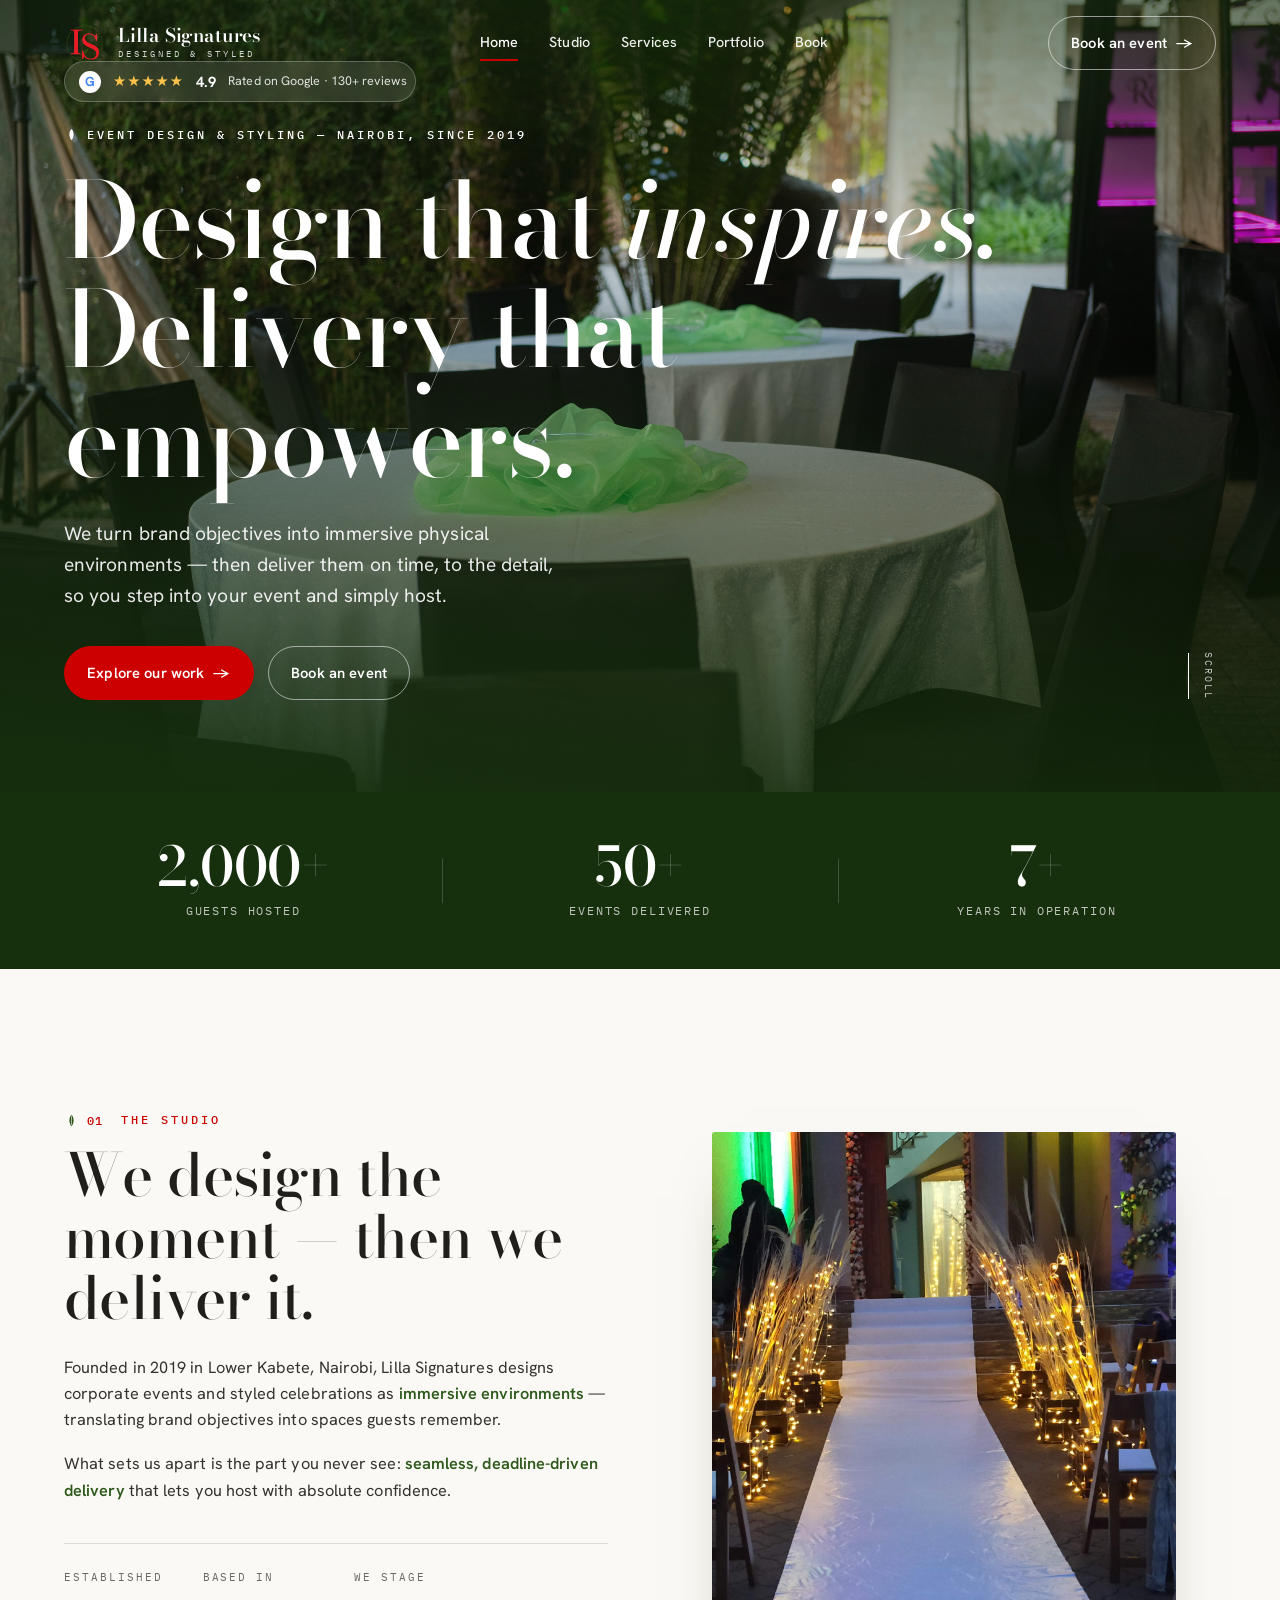
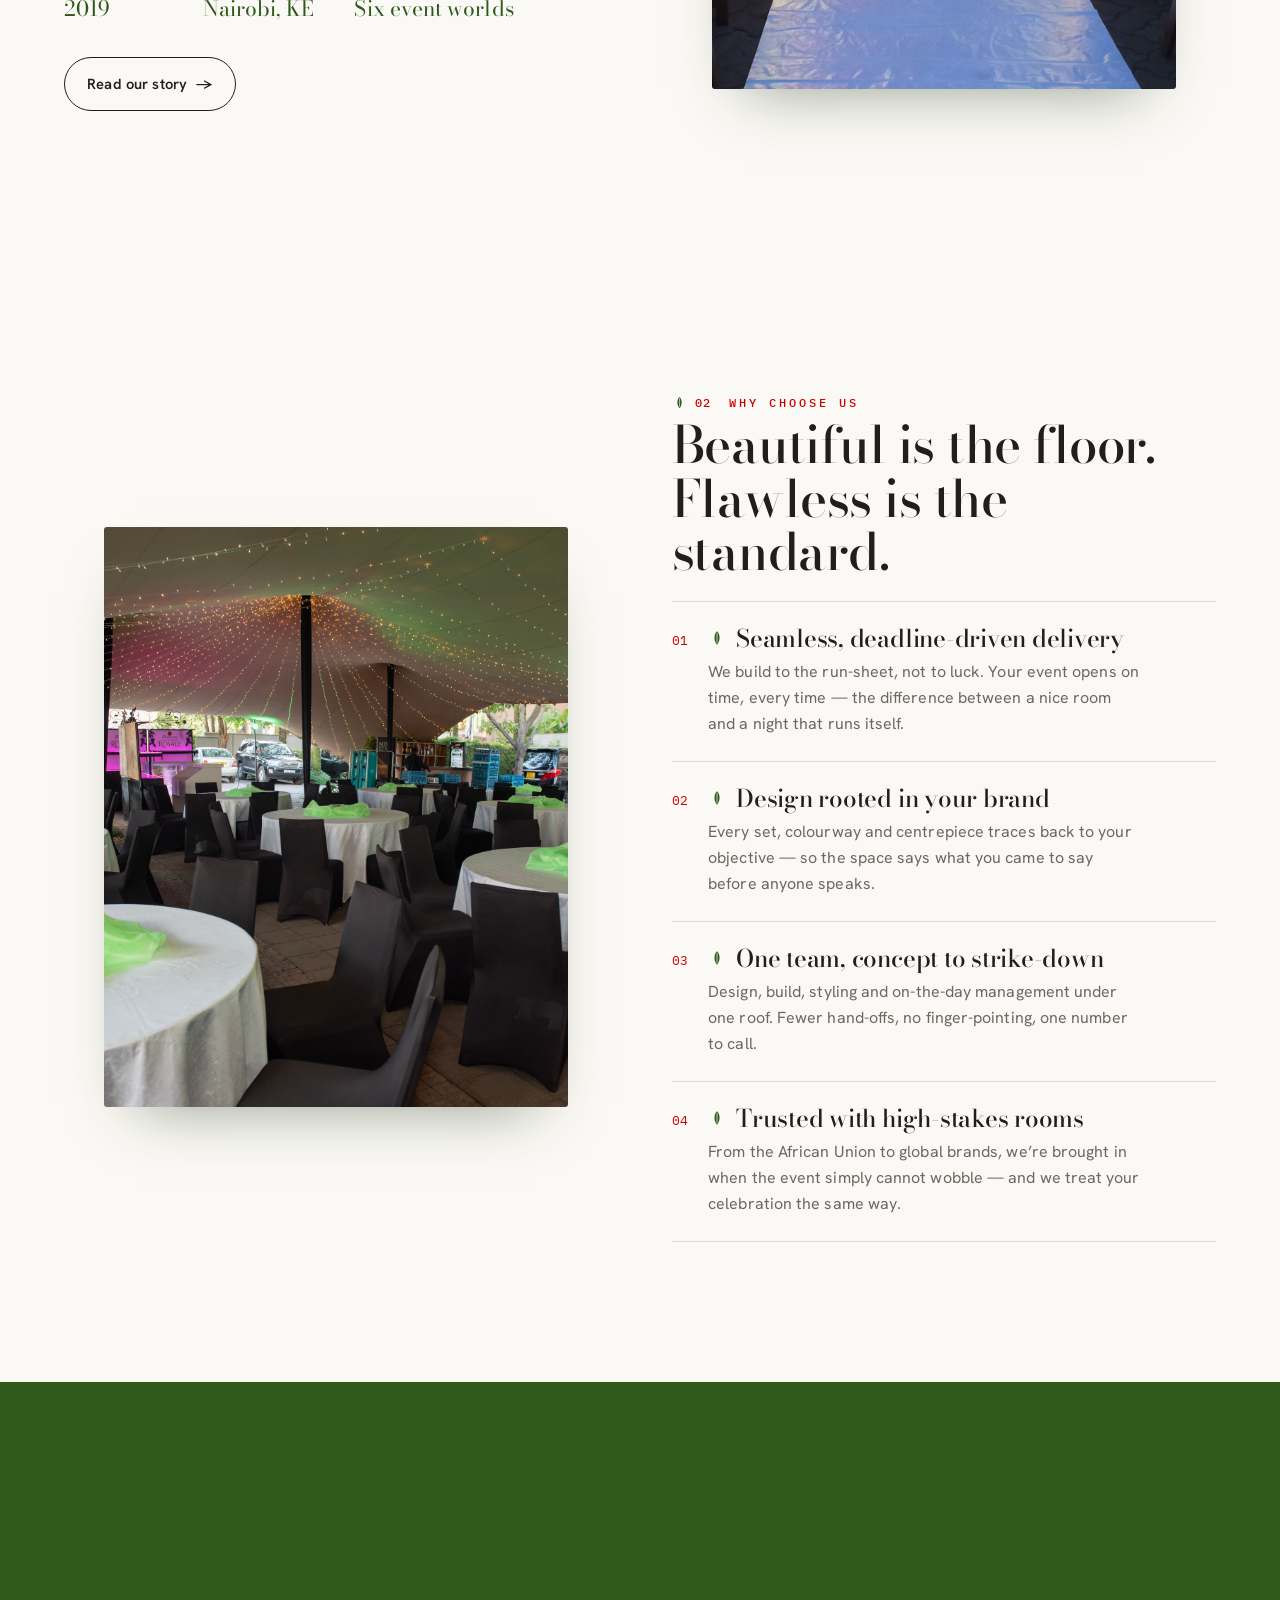
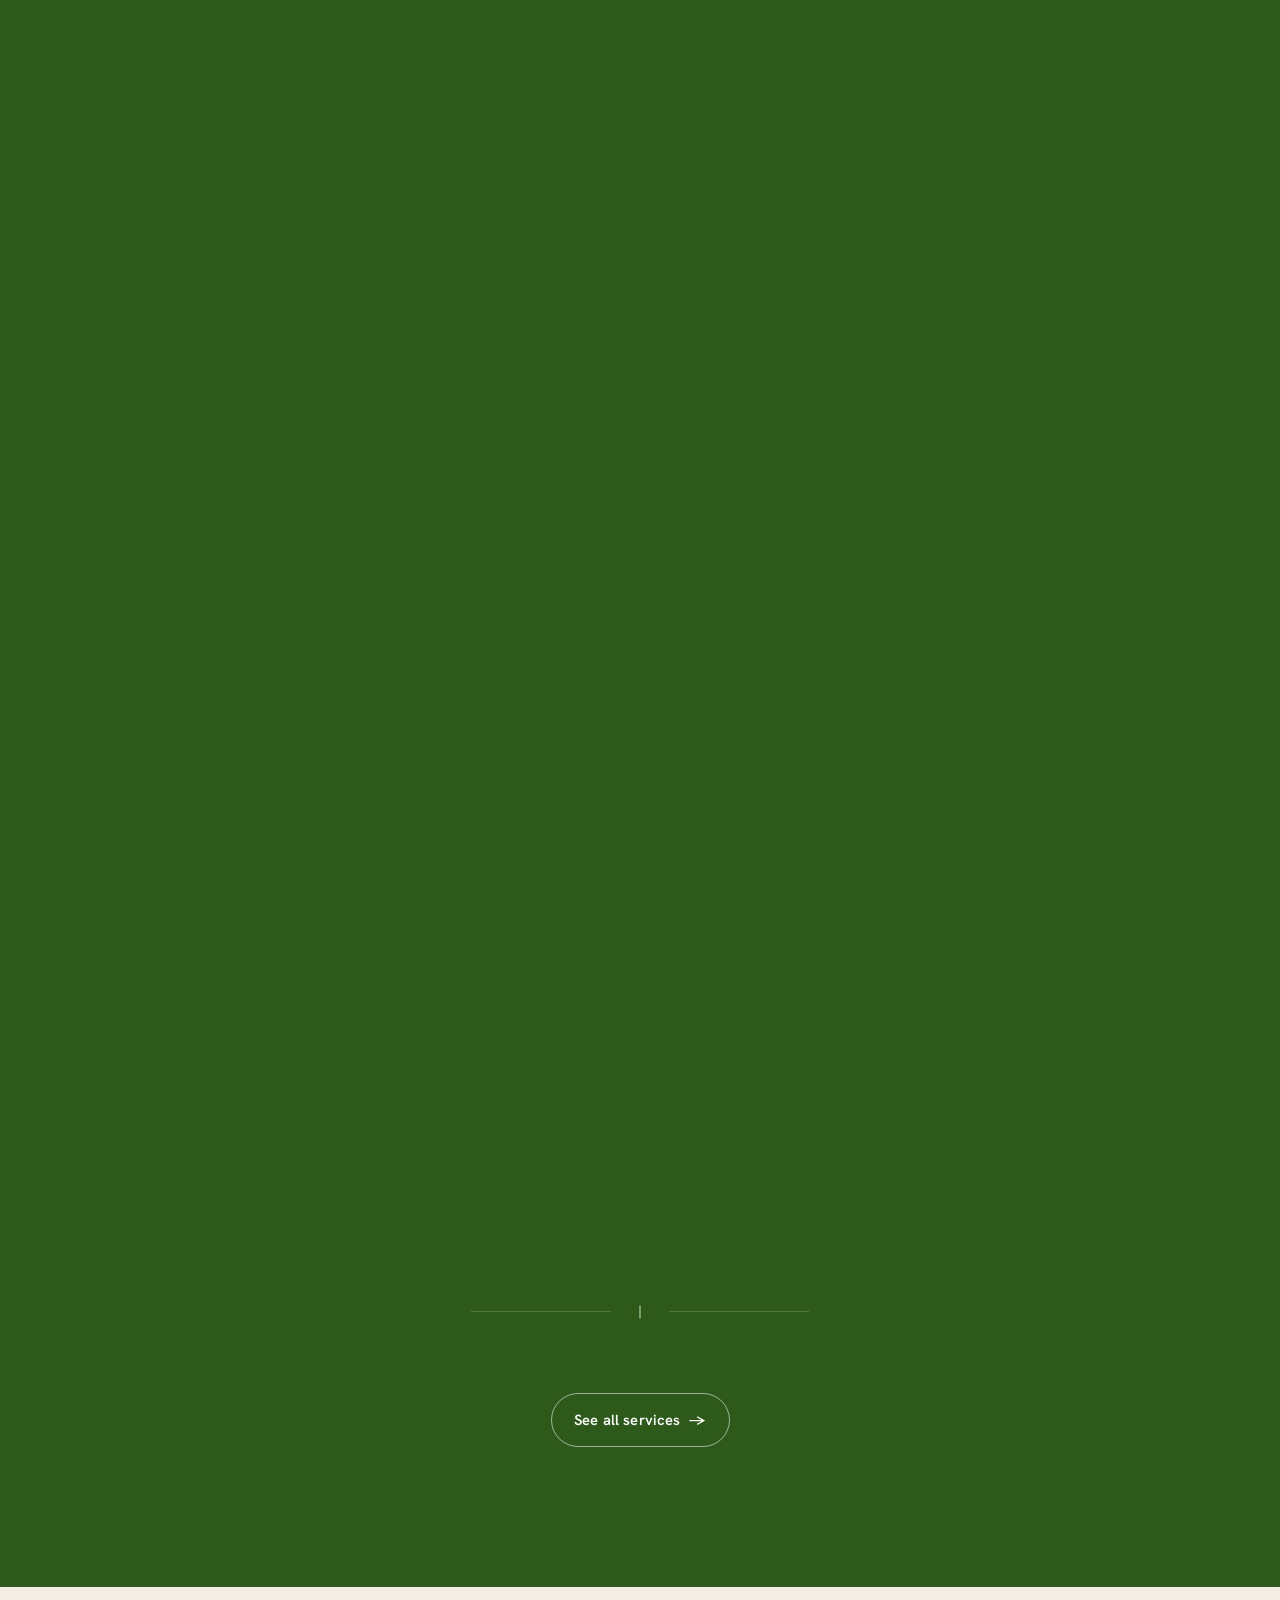
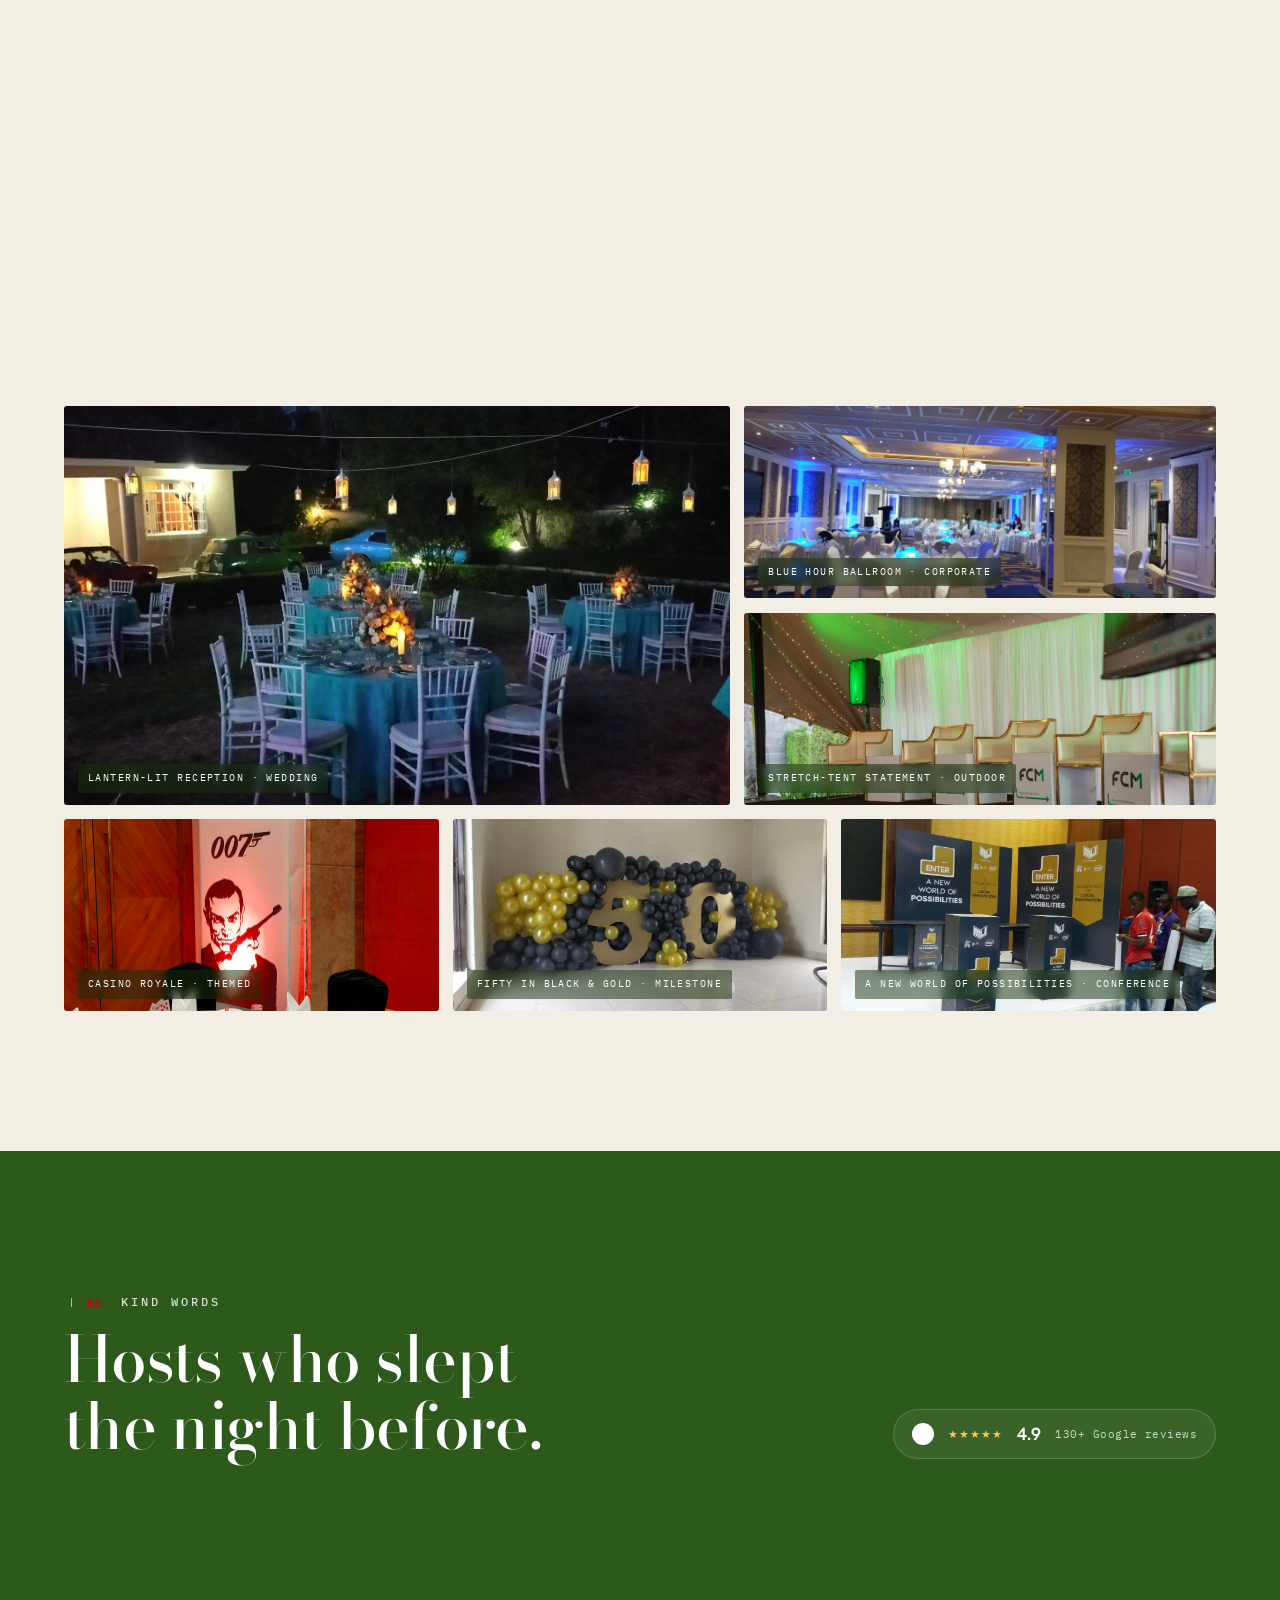
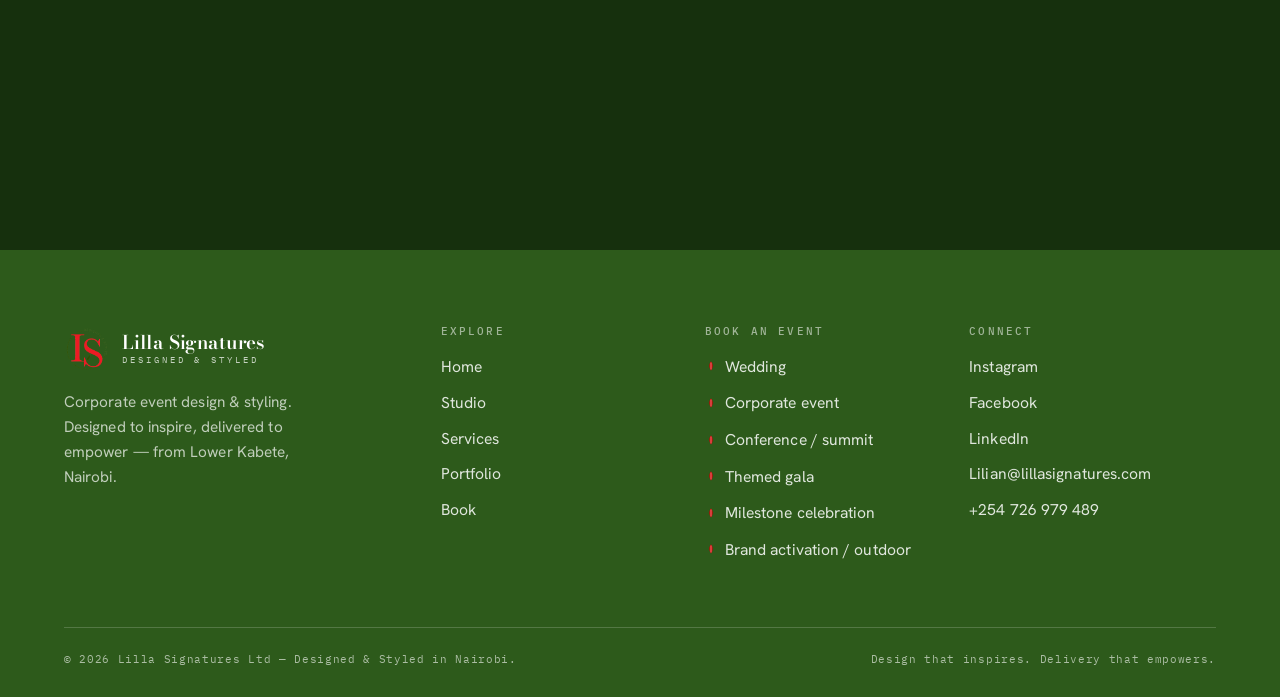
<file: index.html>
<!doctype html>
<html lang="en">
    <head>
        <meta charset="UTF-8" />
        <meta name="viewport" content="width=device-width, initial-scale=1.0" />
        <title>Lilla Signatures — Event Design &amp; Styling, Nairobi</title>
        <meta
            name="description"
            content="Lilla Signatures is a Nairobi event design and styling studio. We turn brand objectives into immersive environments — and deliver them seamlessly, so you host with absolute confidence."
        />
        <link rel="preconnect" href="https://fonts.googleapis.com" />
        <link rel="preconnect" href="https://fonts.gstatic.com" crossorigin />
        <link
            href="https://fonts.googleapis.com/css2?family=Bodoni+Moda:ital,opsz,wght@0,6..96,400..700;1,6..96,400..600&family=Hanken+Grotesk:wght@300;400;500;600;700&family=IBM+Plex+Mono:wght@400;500&display=swap"
            rel="stylesheet"
        />
        <link rel="stylesheet" href="assets/css/styles.css?v=25c57833cc" />
    </head>
    <body>
        <a class="skip-link" href="#main">Skip to content</a>

        <!-- ============ NAV ============ -->
        <header class="nav at-top">
            <a
                class="brand"
                href="index.html"
                aria-label="Lilla Signatures — home"
            >
                <img
                    src="assets/img/logo-mark.png"
                    alt="Lilla Signatures monogram"
                />
                <span class="wordmark"
                    ><b>Lilla Signatures</b
                    ><span>Designed &amp; Styled</span></span
                >
            </a>
            <nav class="nav-links" aria-label="Primary">
                <a href="index.html" class="active" aria-current="page">Home</a>
                <a href="studio.html">Studio</a>
                <a href="services.html">Services</a>
                <a href="portfolio.html">Portfolio</a>
                <a href="booking.html">Book</a>
            </nav>
            <div class="nav-actions">
                <a class="btn btn--ghost" href="booking.html"
                    >Book an event <span class="arr">→</span></a
                >
            </div>
            <button
                class="nav-toggle"
                aria-label="Open menu"
                aria-expanded="false"
                aria-controls="mobile-menu"
            >
                <span></span>
            </button>
        </header>
        <div class="mobile-menu" id="mobile-menu">
            <a href="index.html"><span class="n">01</span> Home</a>
            <a href="studio.html"><span class="n">02</span> Studio</a>
            <a href="services.html"><span class="n">03</span> Services</a>
            <a href="portfolio.html"><span class="n">04</span> Portfolio</a>
            <a href="booking.html"><span class="n">05</span> Book</a>
            <div class="mm-foot">
                Lower Kabete, Nairobi<br />+254 726 979 489<br />Lilian@lillasignatures.com
            </div>
        </div>

        <main id="main">
            <!-- ============ HERO ============ -->
            <section class="hero" aria-label="Introduction">
                <div class="hero-media">
                    <img
                        src="assets/img/hero.jpg"
                        alt="A fairy-lit stretch-tent dining room styled by Lilla Signatures, with green organza centrepieces on white tables beneath a canopy of warm string lights"
                        fetchpriority="high"
                    />
                </div>
                <div class="hero-inner">
                    <span class="hero-rating">
                        <span class="rating-g" aria-hidden="true">G</span>
                        <span class="stars" aria-hidden="true">★★★★★</span>
                        <span class="rscore">4.9</span>
                        <span class="rtext"
                            >Rated on Google · 130+ reviews</span
                        >
                    </span>
                    <span class="eyebrow">
                        <svg
                            class="leaf"
                            viewBox="0 0 24 24"
                            aria-hidden="true"
                        >
                            <path
                                class="blade"
                                d="M12 3c4.5 4 4.5 13 0 18-4.5-5-4.5-14 0-18z"
                            />
                            <path class="rib" d="M12 5v14" />
                        </svg>
                        Event Design &amp; Styling — Nairobi, since 2019
                    </span>
                    <h1>
                        Design that <em>inspires.</em><br />Delivery that
                        empowers.
                    </h1>
                    <p class="hero-sub">
                        We turn brand objectives into immersive physical
                        environments — then deliver them on time, to the detail,
                        so you step into your event and simply host.
                    </p>
                    <div class="hero-cta">
                        <a class="btn btn--crimson" href="portfolio.html"
                            >Explore our work <span class="arr">→</span></a
                        >
                        <a class="btn btn--ghost-light" href="booking.html"
                            >Book an event</a
                        >
                    </div>
                </div>
                <div class="hero-scroll" aria-hidden="true">
                    Scroll <span class="bar"></span>
                </div>
            </section>

            <!-- ============ STATS BAND ============ -->
            <section class="stats-band" aria-label="By the numbers">
                <div class="wrap stats-grid">
                    <div class="stat">
                        <span class="stat-num"
                            >2,000<span class="plus">+</span></span
                        >
                        <span class="stat-label">Guests hosted</span>
                    </div>
                    <div class="stat">
                        <span class="stat-num"
                            >50<span class="plus">+</span></span
                        >
                        <span class="stat-label">Events delivered</span>
                    </div>
                    <div class="stat">
                        <span class="stat-num"
                            >7<span class="plus">+</span></span
                        >
                        <span class="stat-label">Years in operation</span>
                    </div>
                </div>
            </section>

            <!-- ============ STUDIO INTRO ============ -->
            <section class="section studio" aria-labelledby="studio-h">
                <div class="wrap feature-split">
                    <div class="studio-copy reveal">
                        <span class="eyebrow">
                            <svg
                                class="leaf"
                                viewBox="0 0 24 24"
                                aria-hidden="true"
                            >
                                <path
                                    class="blade"
                                    d="M12 3c4.5 4 4.5 13 0 18-4.5-5-4.5-14 0-18z"
                                />
                                <path class="rib" d="M12 5v14" />
                            </svg>
                            <span class="index-num">01</span> &nbsp;The Studio
                        </span>
                        <h2 id="studio-h">
                            We design the moment — then we deliver it.
                        </h2>
                        <div class="body">
                            <p>
                                Founded in 2019 in Lower Kabete, Nairobi, Lilla
                                Signatures designs corporate events and styled
                                celebrations as
                                <strong>immersive environments</strong> —
                                translating brand objectives into spaces guests
                                remember.
                            </p>
                            <p>
                                What sets us apart is the part you never see:
                                <strong
                                    >seamless, deadline-driven delivery</strong
                                >
                                that lets you host with absolute confidence.
                            </p>
                        </div>
                        <dl class="studio-meta">
                            <div>
                                <dt>Established</dt>
                                <dd>2019</dd>
                            </div>
                            <div>
                                <dt>Based in</dt>
                                <dd>Nairobi, KE</dd>
                            </div>
                            <div>
                                <dt>We stage</dt>
                                <dd>Six event worlds</dd>
                            </div>
                        </dl>
                        <div style="margin-top: 2rem">
                            <a class="btn btn--ghost" href="studio.html"
                                >Read our story <span class="arr">→</span></a
                            >
                        </div>
                    </div>
                    <figure class="feature-figure reveal" data-d="1">
                        <img
                            src="assets/img/wedding-aisle.jpg"
                            alt="A candlelit garden aisle at dusk, lined with fairy-light bundles leading to a softly uplit doorway"
                            loading="lazy"
                        />
                    </figure>
                </div>
            </section>

            <!-- ============ WHY CHOOSE US ============ -->
            <section class="section why" aria-labelledby="why-h">
                <div class="wrap feature-split">
                    <figure
                        class="feature-figure reveal"
                        style="aspect-ratio: 4/5"
                    >
                        <img
                            src="assets/img/corporate-fcm-stage.jpg"
                            alt="A row of gold-framed cream armchairs with branded plinths beneath fairy-lit tent drapery — a polished corporate setup"
                            loading="lazy"
                        />
                    </figure>
                    <div class="reveal" data-d="1">
                        <span class="eyebrow">
                            <svg
                                class="leaf"
                                viewBox="0 0 24 24"
                                aria-hidden="true"
                            >
                                <path
                                    class="blade"
                                    d="M12 3c4.5 4 4.5 13 0 18-4.5-5-4.5-14 0-18z"
                                />
                                <path class="rib" d="M12 5v14" />
                            </svg>
                            <span class="index-num">02</span> &nbsp;Why choose
                            us
                        </span>
                        <h2
                            class="section-head"
                            style="
                                font-size: clamp(2rem, 4vw, 3.2rem);
                                max-width: 16ch;
                            "
                        >
                            Beautiful is the floor. Flawless is the standard.
                        </h2>
                        <ol class="reasons">
                            <li class="reason">
                                <span class="rn">01</span>
                                <div>
                                    <h3>
                                        <svg
                                            class="leaf"
                                            viewBox="0 0 24 24"
                                            aria-hidden="true"
                                        >
                                            <path
                                                class="blade"
                                                d="M12 3c4.5 4 4.5 13 0 18-4.5-5-4.5-14 0-18z"
                                            />
                                            <path
                                                class="rib"
                                                d="M12 5v14"
                                            /></svg
                                        >Seamless, deadline-driven delivery
                                    </h3>
                                    <p>
                                        We build to the run-sheet, not to luck.
                                        Your event opens on time, every time —
                                        the difference between a nice room and a
                                        night that runs itself.
                                    </p>
                                </div>
                            </li>
                            <li class="reason">
                                <span class="rn">02</span>
                                <div>
                                    <h3>
                                        <svg
                                            class="leaf"
                                            viewBox="0 0 24 24"
                                            aria-hidden="true"
                                        >
                                            <path
                                                class="blade"
                                                d="M12 3c4.5 4 4.5 13 0 18-4.5-5-4.5-14 0-18z"
                                            />
                                            <path
                                                class="rib"
                                                d="M12 5v14"
                                            /></svg
                                        >Design rooted in your brand
                                    </h3>
                                    <p>
                                        Every set, colourway and centrepiece
                                        traces back to your objective — so the
                                        space says what you came to say before
                                        anyone speaks.
                                    </p>
                                </div>
                            </li>
                            <li class="reason">
                                <span class="rn">03</span>
                                <div>
                                    <h3>
                                        <svg
                                            class="leaf"
                                            viewBox="0 0 24 24"
                                            aria-hidden="true"
                                        >
                                            <path
                                                class="blade"
                                                d="M12 3c4.5 4 4.5 13 0 18-4.5-5-4.5-14 0-18z"
                                            />
                                            <path
                                                class="rib"
                                                d="M12 5v14"
                                            /></svg
                                        >One team, concept to strike-down
                                    </h3>
                                    <p>
                                        Design, build, styling and on-the-day
                                        management under one roof. Fewer
                                        hand-offs, no finger-pointing, one
                                        number to call.
                                    </p>
                                </div>
                            </li>
                            <li class="reason">
                                <span class="rn">04</span>
                                <div>
                                    <h3>
                                        <svg
                                            class="leaf"
                                            viewBox="0 0 24 24"
                                            aria-hidden="true"
                                        >
                                            <path
                                                class="blade"
                                                d="M12 3c4.5 4 4.5 13 0 18-4.5-5-4.5-14 0-18z"
                                            />
                                            <path
                                                class="rib"
                                                d="M12 5v14"
                                            /></svg
                                        >Trusted with high-stakes rooms
                                    </h3>
                                    <p>
                                        From the African Union to global brands,
                                        we’re brought in when the event simply
                                        cannot wobble — and we treat your
                                        celebration the same way.
                                    </p>
                                </div>
                            </li>
                        </ol>
                    </div>
                </div>
            </section>

            <!-- ============ SERVICES TEASER ============ -->
            <section class="section services" aria-labelledby="svc-h">
                <div class="wrap">
                    <div class="section-head reveal">
                        <span class="eyebrow eyebrow--light">
                            <svg
                                class="leaf"
                                viewBox="0 0 24 24"
                                aria-hidden="true"
                            >
                                <path
                                    class="blade"
                                    d="M12 3c4.5 4 4.5 13 0 18-4.5-5-4.5-14 0-18z"
                                />
                                <path class="rib" d="M12 5v14" />
                            </svg>
                            <span class="index-num">03</span> &nbsp;What we
                            stage
                        </span>
                        <h2 id="svc-h">
                            Six worlds, one standard of delivery.
                        </h2>
                        <p class="lede">
                            From boardroom-grade corporate events to
                            celebrations that spill into joy — explore the kinds
                            of rooms we build.
                        </p>
                    </div>
                    <div class="svc-cards reveal" data-d="1">
                        <a class="svc-card" href="services.html#corporate">
                            <img
                                src="assets/img/hero.jpg"
                                alt="Fairy-lit corporate dinner under a stretch tent"
                                loading="lazy"
                            />
                            <span class="sc-body"
                                ><span class="sc-n">01</span
                                ><span class="sc-name"
                                    >Corporate Events
                                    <svg
                                        class="leaf"
                                        viewBox="0 0 24 24"
                                        aria-hidden="true"
                                    >
                                        <path
                                            class="blade"
                                            d="M12 3c4.5 4 4.5 13 0 18-4.5-5-4.5-14 0-18z"
                                        />
                                        <path
                                            class="rib"
                                            d="M12 5v14"
                                        /></svg></span
                                ><span class="sc-desc"
                                    >Conferences, AGMs, launches and internal
                                    celebrations, staged with boardroom
                                    precision.</span
                                ></span
                            >
                        </a>
                        <a class="svc-card" href="services.html#conferences">
                            <img
                                src="assets/img/conf-syspro-1.jpg"
                                alt="Conference main stage with branded backdrops"
                                loading="lazy"
                            />
                            <span class="sc-body"
                                ><span class="sc-n">02</span
                                ><span class="sc-name"
                                    >Conferences &amp; Summits
                                    <svg
                                        class="leaf"
                                        viewBox="0 0 24 24"
                                        aria-hidden="true"
                                    >
                                        <path
                                            class="blade"
                                            d="M12 3c4.5 4 4.5 13 0 18-4.5-5-4.5-14 0-18z"
                                        />
                                        <path
                                            class="rib"
                                            d="M12 5v14"
                                        /></svg></span
                                ><span class="sc-desc"
                                    >Main-stage builds, branded sets and
                                    delegate experiences engineered to run on
                                    time.</span
                                ></span
                            >
                        </a>
                        <a class="svc-card" href="services.html#galas">
                            <img
                                src="assets/img/gala-007-1.jpg"
                                alt="007 casino-themed gala ballroom"
                                loading="lazy"
                            />
                            <span class="sc-body"
                                ><span class="sc-n">03</span
                                ><span class="sc-name"
                                    >Themed Galas
                                    <svg
                                        class="leaf"
                                        viewBox="0 0 24 24"
                                        aria-hidden="true"
                                    >
                                        <path
                                            class="blade"
                                            d="M12 3c4.5 4 4.5 13 0 18-4.5-5-4.5-14 0-18z"
                                        />
                                        <path
                                            class="rib"
                                            d="M12 5v14"
                                        /></svg></span
                                ><span class="sc-desc"
                                    >Immersive worlds, built to the last prop —
                                    from 007 nights to decade throwbacks.</span
                                ></span
                            >
                        </a>
                        <a class="svc-card" href="services.html#weddings">
                            <img
                                src="assets/img/wedding-gazebo.jpg"
                                alt="Garden wedding ceremony with a draped gazebo"
                                loading="lazy"
                            />
                            <span class="sc-body"
                                ><span class="sc-n">04</span
                                ><span class="sc-name"
                                    >Weddings
                                    <svg
                                        class="leaf"
                                        viewBox="0 0 24 24"
                                        aria-hidden="true"
                                    >
                                        <path
                                            class="blade"
                                            d="M12 3c4.5 4 4.5 13 0 18-4.5-5-4.5-14 0-18z"
                                        />
                                        <path
                                            class="rib"
                                            d="M12 5v14"
                                        /></svg></span
                                ><span class="sc-desc"
                                    >Ceremonies and receptions, from intimate
                                    gardens to grand halls — composed and
                                    unhurried.</span
                                ></span
                            >
                        </a>
                        <a class="svc-card" href="services.html#milestones">
                            <img
                                src="assets/img/birthday-turns2.jpg"
                                alt="Elegant milestone birthday backdrop with balloons"
                                loading="lazy"
                            />
                            <span class="sc-body"
                                ><span class="sc-n">05</span
                                ><span class="sc-name"
                                    >Milestone Celebrations
                                    <svg
                                        class="leaf"
                                        viewBox="0 0 24 24"
                                        aria-hidden="true"
                                    >
                                        <path
                                            class="blade"
                                            d="M12 3c4.5 4 4.5 13 0 18-4.5-5-4.5-14 0-18z"
                                        />
                                        <path
                                            class="rib"
                                            d="M12 5v14"
                                        /></svg></span
                                ><span class="sc-desc"
                                    >Birthdays, baby showers and the
                                    once-in-a-lifetime — backdrops, balloons and
                                    all the feeling.</span
                                ></span
                            >
                        </a>
                        <a class="svc-card" href="services.html#outdoor">
                            <img
                                src="assets/img/outdoor-redcarpet-1.jpg"
                                alt="Red carpet entrance to a stretch tent among palms"
                                loading="lazy"
                            />
                            <span class="sc-body"
                                ><span class="sc-n">06</span
                                ><span class="sc-name"
                                    >Brand Activations &amp; Outdoor
                                    <svg
                                        class="leaf"
                                        viewBox="0 0 24 24"
                                        aria-hidden="true"
                                    >
                                        <path
                                            class="blade"
                                            d="M12 3c4.5 4 4.5 13 0 18-4.5-5-4.5-14 0-18z"
                                        />
                                        <path
                                            class="rib"
                                            d="M12 5v14"
                                        /></svg></span
                                ><span class="sc-desc"
                                    >Launches, red carpets and stretch-tent
                                    statements that put your brand at the
                                    centre.</span
                                ></span
                            >
                        </a>
                    </div>
                    <div class="divider divider--on-green" aria-hidden="true">
                        <svg class="leaf" viewBox="0 0 24 24">
                            <path
                                class="blade"
                                d="M12 3c4.5 4 4.5 13 0 18-4.5-5-4.5-14 0-18z"
                                fill="#fff"
                            />
                            <path class="rib" d="M12 5v14" stroke="#2D5A1B" />
                        </svg>
                    </div>
                    <div style="text-align: center">
                        <a class="btn btn--ghost-light" href="services.html"
                            >See all services <span class="arr">→</span></a
                        >
                    </div>
                </div>
            </section>

            <!-- ============ WORK TEASER ============ -->
            <section class="section work-teaser" aria-labelledby="wt-h">
                <div class="wrap">
                    <div class="wt-head reveal">
                        <div class="section-head">
                            <span class="eyebrow">
                                <svg
                                    class="leaf"
                                    viewBox="0 0 24 24"
                                    aria-hidden="true"
                                >
                                    <path
                                        class="blade"
                                        d="M12 3c4.5 4 4.5 13 0 18-4.5-5-4.5-14 0-18z"
                                    />
                                    <path class="rib" d="M12 5v14" />
                                </svg>
                                <span class="index-num">04</span> &nbsp;Selected
                                work
                            </span>
                            <h2 id="wt-h">A few of the rooms we’ve built.</h2>
                        </div>
                        <a class="btn btn--ghost" href="portfolio.html"
                            >View full portfolio <span class="arr">→</span></a
                        >
                    </div>
                    <div class="wt-grid reveal" data-d="1">
                        <a class="wt-card wt-a" href="portfolio.html#weddings"
                            ><img
                                src="assets/img/wedding-reception.jpg"
                                alt="Lantern-lit garden wedding reception at night"
                                loading="lazy"
                            /><span class="wt-label"
                                >Lantern-Lit Reception · Wedding</span
                            ></a
                        >
                        <a class="wt-card wt-b" href="portfolio.html#corporate"
                            ><img
                                src="assets/img/corporate-blue-ballroom.jpg"
                                alt="Blue-hour corporate ballroom dinner"
                                loading="lazy"
                            /><span class="wt-label"
                                >Blue Hour Ballroom · Corporate</span
                            ></a
                        >
                        <a class="wt-card wt-c" href="portfolio.html#outdoor"
                            ><img
                                src="assets/img/outdoor-redcarpet-2.jpg"
                                alt="Stretch tent statement among palm trees"
                                loading="lazy"
                            /><span class="wt-label"
                                >Stretch-Tent Statement · Outdoor</span
                            ></a
                        >
                        <a class="wt-card wt-d" href="portfolio.html#galas"
                            ><img
                                src="assets/img/gala-007-1.jpg"
                                alt="007 casino-themed gala"
                                loading="lazy"
                            /><span class="wt-label"
                                >Casino Royale · Themed</span
                            ></a
                        >
                        <a class="wt-card wt-e" href="portfolio.html#birthdays"
                            ><img
                                src="assets/img/birthday-50.jpg"
                                alt="Black and gold 50th birthday installation"
                                loading="lazy"
                            /><span class="wt-label"
                                >Fifty in Black &amp; Gold · Milestone</span
                            ></a
                        >
                        <a
                            class="wt-card wt-f"
                            href="portfolio.html#conferences"
                            ><img
                                src="assets/img/conf-enter-setup.jpg"
                                alt="Branded conference stage set"
                                loading="lazy"
                            /><span class="wt-label"
                                >A New World of Possibilities · Conference</span
                            ></a
                        >
                    </div>
                </div>
            </section>

            <!-- ============ TESTIMONIALS ============ -->
            <section class="section testi" aria-labelledby="testi-h">
                <div class="wrap">
                    <div class="testi-head reveal">
                        <div class="section-head">
                            <span class="eyebrow eyebrow--light">
                                <svg
                                    class="leaf"
                                    viewBox="0 0 24 24"
                                    aria-hidden="true"
                                >
                                    <path
                                        class="blade"
                                        d="M12 3c4.5 4 4.5 13 0 18-4.5-5-4.5-14 0-18z"
                                    />
                                    <path class="rib" d="M12 5v14" />
                                </svg>
                                <span class="index-num">05</span> &nbsp;Kind
                                words
                            </span>
                            <h2 id="testi-h">
                                Hosts who slept the night before.
                            </h2>
                        </div>
                        <div class="testi-summary">
                            <span class="rating-g" aria-hidden="true">G</span
                            ><span class="stars" aria-hidden="true">★★★★★</span
                            ><b>4.9</b><span>130+ Google reviews</span>
                        </div>
                    </div>
                    <div class="testi-grid reveal" data-d="1">
                        <figure class="testi-card">
                            <span class="stars" aria-hidden="true">★★★★★</span>
                            <blockquote>
                                “They turned our product launch into an
                                experience. The build was flawless and they hit
                                every cue — I actually enjoyed my own event.”
                            </blockquote>
                            <figcaption class="who">
                                <span class="av">N</span
                                ><span
                                    ><span class="nm">Naomi K.</span><br /><span
                                        class="mt"
                                        >Brand Lead · Energy sector</span
                                    ></span
                                >
                            </figcaption>
                        </figure>
                        <figure class="testi-card">
                            <span class="stars" aria-hidden="true">★★★★★</span>
                            <blockquote>
                                “A 600-pax conference with zero drama. Lilla ran
                                the room so tightly our exec team just showed up
                                and shone. Worth every shilling.”
                            </blockquote>
                            <figcaption class="who">
                                <span class="av">D</span
                                ><span
                                    ><span class="nm">David O.</span><br /><span
                                        class="mt"
                                        >Events Manager · Fintech</span
                                    ></span
                                >
                            </figcaption>
                        </figure>
                        <figure class="testi-card">
                            <span class="stars" aria-hidden="true">★★★★★</span>
                            <blockquote>
                                “Our garden wedding looked like a magazine and
                                felt like home. Every detail, down to the candle
                                light, was considered. We’re still getting
                                compliments.”
                            </blockquote>
                            <figcaption class="who">
                                <span class="av">W</span
                                ><span
                                    ><span class="nm">Wanjiru &amp; James</span
                                    ><br /><span class="mt"
                                        >Wedding · Limuru</span
                                    ></span
                                >
                            </figcaption>
                        </figure>
                    </div>
                </div>
            </section>

            <!-- ============ CLIENTS ============ -->
            <section
                class="section clients"
                id="clients"
                aria-labelledby="clients-h"
            >
                <div class="wrap">
                    <div class="section-head reveal">
                        <span class="eyebrow">
                            <svg
                                class="leaf"
                                viewBox="0 0 24 24"
                                aria-hidden="true"
                            >
                                <path
                                    class="blade"
                                    d="M12 3c4.5 4 4.5 13 0 18-4.5-5-4.5-14 0-18z"
                                />
                                <path class="rib" d="M12 5v14" />
                            </svg>
                            <span class="index-num">06</span> &nbsp;In good
                            company
                        </span>
                        <h2 id="clients-h">
                            Trusted with high-stakes moments.
                        </h2>
                        <p class="lede">
                            Institutions and brands across the continent bring
                            us the events that simply cannot wobble.
                        </p>
                    </div>
                    <div class="client-grid reveal" data-d="1">
                        <div class="client">
                            <span class="c-name">Africa CDC</span
                            ><span class="c-kind">African Union</span>
                        </div>
                        <div class="client">
                            <span class="c-name">SYSPRO Kenya</span
                            ><span class="c-kind"
                                >Enterprise <b>· Summit</b></span
                            >
                        </div>
                        <div class="client">
                            <span class="c-name">Vivo Energy</span
                            ><span class="c-kind">Energy</span>
                        </div>
                        <div class="client">
                            <span class="c-name">OPO Pay</span
                            ><span class="c-kind">Fintech</span>
                        </div>
                        <div class="client">
                            <span class="c-name">AWS Kenya</span
                            ><span class="c-kind">Technology</span>
                        </div>
                        <div class="client">
                            <span class="c-name">KITFest</span
                            ><span class="c-kind">Kenya Theatre Awards</span>
                        </div>
                        <div class="client">
                            <span class="c-name">CEO Summit</span
                            ><span class="c-kind"
                                >Leadership <b>· Forum</b></span
                            >
                        </div>
                        <div class="client">
                            <span class="c-name">DPO Group</span
                            ><span class="c-kind">Payments</span>
                        </div>
                    </div>
                </div>
            </section>

            <!-- ============ CTA BAND ============ -->
            <section class="section cta-band" aria-labelledby="cta-h">
                <div class="wrap">
                    <span class="eyebrow eyebrow--light reveal">
                        <svg
                            class="leaf"
                            viewBox="0 0 24 24"
                            aria-hidden="true"
                        >
                            <path
                                class="blade"
                                d="M12 3c4.5 4 4.5 13 0 18-4.5-5-4.5-14 0-18z"
                            />
                            <path class="rib" d="M12 5v14" />
                        </svg>
                        Let’s talk
                    </span>
                    <h2 id="cta-h" class="reveal" data-d="1">
                        Bring us your date. We’ll bring the room to life.
                    </h2>
                    <p class="reveal" data-d="1">
                        Tell us about your event and we’ll come back within two
                        business days with first thoughts and next steps.
                    </p>
                    <div class="cta-actions reveal" data-d="2">
                        <a class="btn btn--crimson" href="booking.html"
                            >Book an event <span class="arr">→</span></a
                        >
                        <a class="btn btn--ghost-light" href="portfolio.html"
                            >See the work</a
                        >
                    </div>
                </div>
            </section>
        </main>

        <!-- ============ FOOTER ============ -->
        <footer class="footer">
            <div class="wrap">
                <div class="footer-top">
                    <div class="footer-brand">
                        <a
                            class="brand"
                            href="index.html"
                            aria-label="Lilla Signatures — home"
                        >
                            <img
                                src="assets/img/logo-mark.png"
                                alt="Lilla Signatures monogram"
                            />
                            <span class="wordmark"
                                ><b>Lilla Signatures</b
                                ><span>Designed &amp; Styled</span></span
                            >
                        </a>
                        <p>
                            Corporate event design &amp; styling. Designed to
                            inspire, delivered to empower — from Lower Kabete,
                            Nairobi.
                        </p>
                    </div>
                    <div class="foot-col">
                        <h4>Explore</h4>
                        <ul>
                            <li><a href="index.html">Home</a></li>
                            <li><a href="studio.html">Studio</a></li>
                            <li><a href="services.html">Services</a></li>
                            <li><a href="portfolio.html">Portfolio</a></li>
                            <li><a href="booking.html">Book</a></li>
                        </ul>
                    </div>
                    <div class="foot-col">
                        <h4>Book an event</h4>
                        <ul>
                            <li>
                                <a href="booking.html?type=wedding"
                                    ><svg
                                        class="leaf"
                                        viewBox="0 0 24 24"
                                        aria-hidden="true"
                                    >
                                        <path
                                            class="blade"
                                            d="M12 3c4.5 4 4.5 13 0 18-4.5-5-4.5-14 0-18z"
                                        />
                                        <path class="rib" d="M12 5v14" /></svg
                                    >Wedding</a
                                >
                            </li>
                            <li>
                                <a href="booking.html?type=corporate"
                                    ><svg
                                        class="leaf"
                                        viewBox="0 0 24 24"
                                        aria-hidden="true"
                                    >
                                        <path
                                            class="blade"
                                            d="M12 3c4.5 4 4.5 13 0 18-4.5-5-4.5-14 0-18z"
                                        />
                                        <path class="rib" d="M12 5v14" /></svg
                                    >Corporate event</a
                                >
                            </li>
                            <li>
                                <a href="booking.html?type=conference"
                                    ><svg
                                        class="leaf"
                                        viewBox="0 0 24 24"
                                        aria-hidden="true"
                                    >
                                        <path
                                            class="blade"
                                            d="M12 3c4.5 4 4.5 13 0 18-4.5-5-4.5-14 0-18z"
                                        />
                                        <path class="rib" d="M12 5v14" /></svg
                                    >Conference / summit</a
                                >
                            </li>
                            <li>
                                <a href="booking.html?type=gala"
                                    ><svg
                                        class="leaf"
                                        viewBox="0 0 24 24"
                                        aria-hidden="true"
                                    >
                                        <path
                                            class="blade"
                                            d="M12 3c4.5 4 4.5 13 0 18-4.5-5-4.5-14 0-18z"
                                        />
                                        <path class="rib" d="M12 5v14" /></svg
                                    >Themed gala</a
                                >
                            </li>
                            <li>
                                <a href="booking.html?type=milestone"
                                    ><svg
                                        class="leaf"
                                        viewBox="0 0 24 24"
                                        aria-hidden="true"
                                    >
                                        <path
                                            class="blade"
                                            d="M12 3c4.5 4 4.5 13 0 18-4.5-5-4.5-14 0-18z"
                                        />
                                        <path class="rib" d="M12 5v14" /></svg
                                    >Milestone celebration</a
                                >
                            </li>
                            <li>
                                <a href="booking.html?type=outdoor"
                                    ><svg
                                        class="leaf"
                                        viewBox="0 0 24 24"
                                        aria-hidden="true"
                                    >
                                        <path
                                            class="blade"
                                            d="M12 3c4.5 4 4.5 13 0 18-4.5-5-4.5-14 0-18z"
                                        />
                                        <path class="rib" d="M12 5v14" /></svg
                                    >Brand activation / outdoor</a
                                >
                            </li>
                        </ul>
                    </div>
                    <div class="foot-col">
                        <h4>Connect</h4>
                        <ul>
                            <li><a href="#">Instagram</a></li>
                            <li><a href="#">Facebook</a></li>
                            <li><a href="#">LinkedIn</a></li>
                            <li>
                                <a href="mailto:Lilian@lillasignatures.com"
                                    >Lilian@lillasignatures.com</a
                                >
                            </li>
                            <li>
                                <a href="tel:+254726979489">+254 726 979 489</a>
                            </li>
                        </ul>
                    </div>
                </div>
                <div class="footer-bottom">
                    <p>
                        © <span data-year>2025</span> Lilla Signatures Ltd —
                        Designed &amp; Styled in Nairobi.
                    </p>
                    <p>Design that inspires. Delivery that empowers.</p>
                </div>
            </div>
        </footer>

        <script src="assets/js/main.js?v=9ec1775acf"></script>
    </body>
</html>
</file>
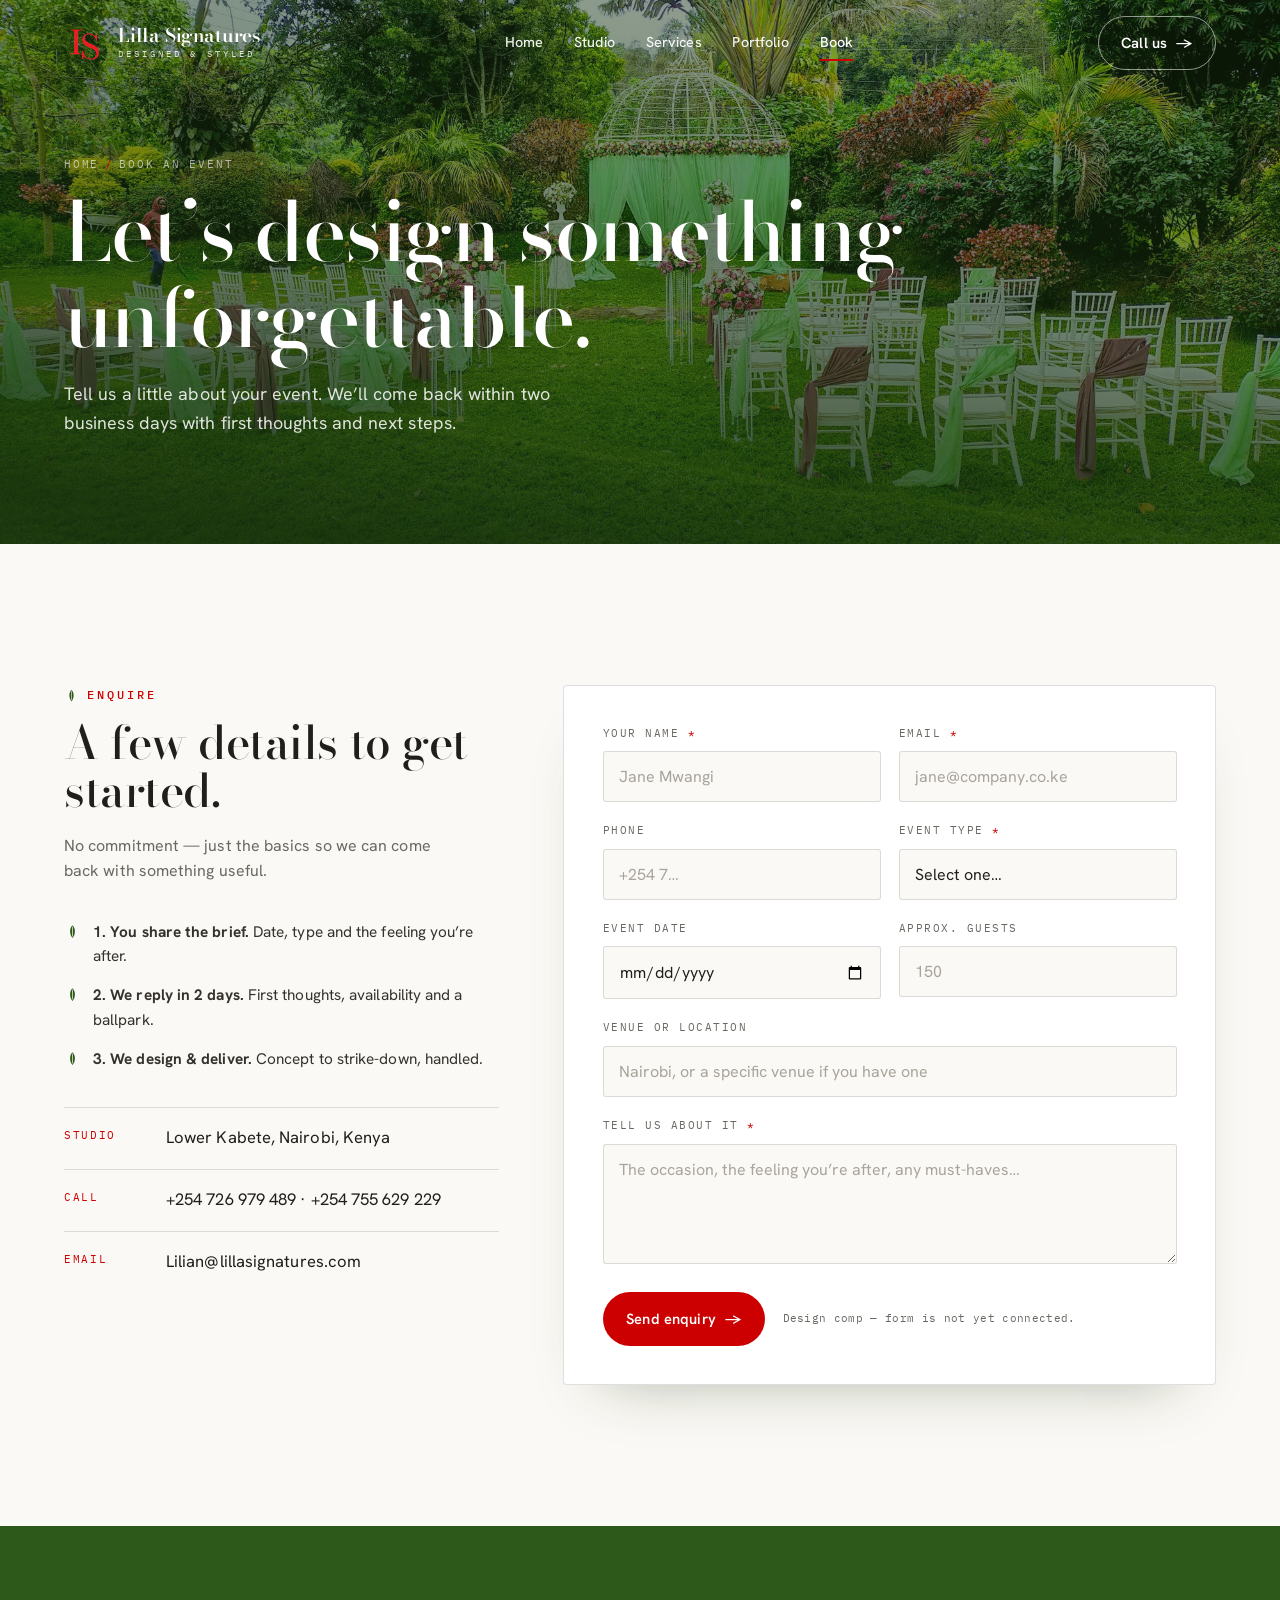
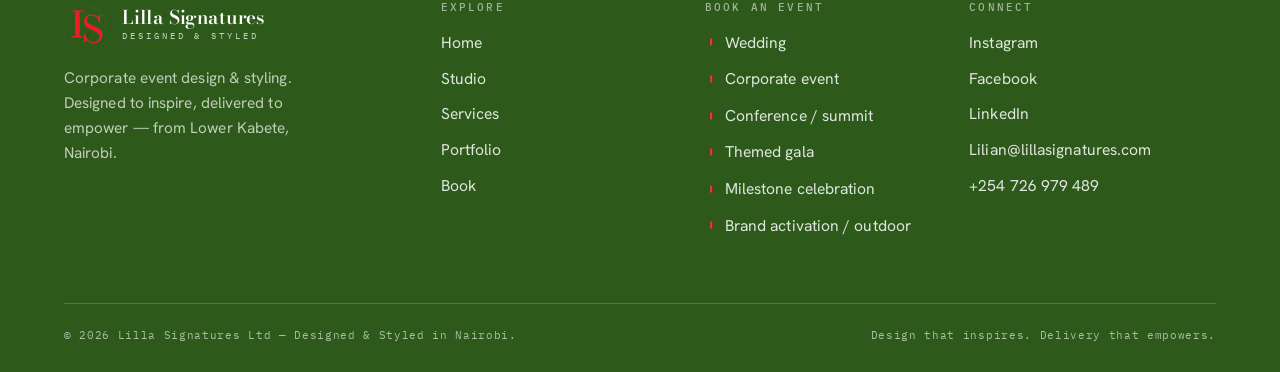
<file: booking.html>
<!DOCTYPE html>
<html lang="en">
<head>
<meta charset="UTF-8" />
<meta name="viewport" content="width=device-width, initial-scale=1.0" />
<title>Book an Event — Lilla Signatures</title>
<meta name="description" content="Book Lilla Signatures for your event — weddings, corporate events, conferences, themed galas, milestone celebrations and outdoor activations in Nairobi." />
<link rel="preconnect" href="https://fonts.googleapis.com" />
<link rel="preconnect" href="https://fonts.gstatic.com" crossorigin />
<link href="https://fonts.googleapis.com/css2?family=Bodoni+Moda:ital,opsz,wght@0,6..96,400..700;1,6..96,400..600&family=Hanken+Grotesk:wght@300;400;500;600;700&family=IBM+Plex+Mono:wght@400;500&display=swap" rel="stylesheet" />
<link rel="stylesheet" href="assets/css/styles.css?v=25c57833cc" />
</head>
<body>
<a class="skip-link" href="#main">Skip to content</a>

<header class="nav at-top">
  <a class="brand" href="index.html" aria-label="Lilla Signatures — home">
    <img src="assets/img/logo-mark.png" alt="Lilla Signatures monogram" />
    <span class="wordmark"><b>Lilla Signatures</b><span>Designed &amp; Styled</span></span>
  </a>
  <nav class="nav-links" aria-label="Primary">
    <a href="index.html">Home</a>
    <a href="studio.html">Studio</a>
    <a href="services.html">Services</a>
    <a href="portfolio.html">Portfolio</a>
    <a href="booking.html" class="active" aria-current="page">Book</a>
  </nav>
  <div class="nav-actions"><a class="btn btn--ghost" href="tel:+254726979489">Call us <span class="arr">→</span></a></div>
  <button class="nav-toggle" aria-label="Open menu" aria-expanded="false" aria-controls="mobile-menu"><span></span></button>
</header>
<div class="mobile-menu" id="mobile-menu">
  <a href="index.html"><span class="n">01</span> Home</a>
  <a href="studio.html"><span class="n">02</span> Studio</a>
  <a href="services.html"><span class="n">03</span> Services</a>
  <a href="portfolio.html"><span class="n">04</span> Portfolio</a>
  <a href="booking.html"><span class="n">05</span> Book</a>
  <div class="mm-foot">Lower Kabete, Nairobi<br />+254 726 979 489<br />Lilian@lillasignatures.com</div>
</div>

<header class="page-header">
  <div class="ph-media"><img src="assets/img/wedding-gazebo.jpg" alt="" /></div>
  <p class="crumbs"><a href="index.html">Home</a><span class="sep">/</span>Book an event</p>
  <h1>Let’s design something unforgettable.</h1>
  <p class="ph-sub">Tell us a little about your event. We’ll come back within two business days with first thoughts and next steps.</p>
</header>

<main id="main">
  <section class="section booking">
    <div class="wrap booking-grid">

      <aside class="booking-aside reveal">
        <span class="eyebrow">
          <svg class="leaf" viewBox="0 0 24 24" aria-hidden="true"><path class="blade" d="M12 3c4.5 4 4.5 13 0 18-4.5-5-4.5-14 0-18z"/><path class="rib" d="M12 5v14"/></svg>
          Enquire
        </span>
        <h2>A few details to get started.</h2>
        <p class="lede">No commitment — just the basics so we can come back with something useful.</p>

        <div class="bk-steps">
          <div class="bk-step"><svg class="leaf" viewBox="0 0 24 24" aria-hidden="true"><path class="blade" d="M12 3c4.5 4 4.5 13 0 18-4.5-5-4.5-14 0-18z"/><path class="rib" d="M12 5v14"/></svg><span><strong>1. You share the brief.</strong> Date, type and the feeling you’re after.</span></div>
          <div class="bk-step"><svg class="leaf" viewBox="0 0 24 24" aria-hidden="true"><path class="blade" d="M12 3c4.5 4 4.5 13 0 18-4.5-5-4.5-14 0-18z"/><path class="rib" d="M12 5v14"/></svg><span><strong>2. We reply in 2 days.</strong> First thoughts, availability and a ballpark.</span></div>
          <div class="bk-step"><svg class="leaf" viewBox="0 0 24 24" aria-hidden="true"><path class="blade" d="M12 3c4.5 4 4.5 13 0 18-4.5-5-4.5-14 0-18z"/><path class="rib" d="M12 5v14"/></svg><span><strong>3. We design &amp; deliver.</strong> Concept to strike-down, handled.</span></div>
        </div>

        <div class="bk-details">
          <div class="bk-row"><span class="k">Studio</span><span class="v">Lower Kabete, Nairobi, Kenya</span></div>
          <div class="bk-row"><span class="k">Call</span><span class="v"><a href="tel:+254726979489">+254 726 979 489</a> · <a href="tel:+254755629229">+254 755 629 229</a></span></div>
          <div class="bk-row"><span class="k">Email</span><span class="v"><a href="mailto:Lilian@lillasignatures.com">Lilian@lillasignatures.com</a></span></div>
        </div>
      </aside>

      <form class="contact-form form-light reveal" data-d="1" novalidate>
        <div class="field-row">
          <div class="field">
            <label for="f-name">Your name <span class="req">*</span></label>
            <input type="text" id="f-name" name="name" placeholder="Jane Mwangi" required />
            <span class="err-msg">Please tell us your name.</span>
          </div>
          <div class="field">
            <label for="f-email">Email <span class="req">*</span></label>
            <input type="email" id="f-email" name="email" placeholder="jane@company.co.ke" required />
            <span class="err-msg">A valid email helps us reply.</span>
          </div>
        </div>
        <div class="field-row">
          <div class="field">
            <label for="f-phone">Phone</label>
            <input type="tel" id="f-phone" name="phone" placeholder="+254 7…" />
          </div>
          <div class="field">
            <label for="f-type">Event type <span class="req">*</span></label>
            <select id="f-type" name="event_type" required>
              <option value="">Select one…</option>
              <option data-key="corporate">Corporate event</option>
              <option data-key="conference">Conference / summit</option>
              <option data-key="gala">Themed gala</option>
              <option data-key="wedding">Wedding</option>
              <option data-key="milestone">Milestone celebration</option>
              <option data-key="outdoor">Brand activation / outdoor</option>
              <option data-key="other">Something else</option>
            </select>
            <span class="err-msg">Pick the closest event type.</span>
          </div>
        </div>
        <div class="field-row">
          <div class="field">
            <label for="f-date">Event date</label>
            <input type="date" id="f-date" name="event_date" />
          </div>
          <div class="field">
            <label for="f-guests">Approx. guests</label>
            <input type="number" id="f-guests" name="guests" min="1" placeholder="150" />
          </div>
        </div>
        <div class="field">
          <label for="f-venue">Venue or location</label>
          <input type="text" id="f-venue" name="venue" placeholder="Nairobi, or a specific venue if you have one" />
        </div>
        <div class="field">
          <label for="f-msg">Tell us about it <span class="req">*</span></label>
          <textarea id="f-msg" name="message" placeholder="The occasion, the feeling you’re after, any must-haves…" required></textarea>
          <span class="err-msg">A line or two is all we need to start.</span>
        </div>
        <div class="form-foot">
          <button type="submit" class="btn btn--crimson">Send enquiry <span class="arr">→</span></button>
          <span class="form-note">Design comp — form is not yet connected.</span>
        </div>
        <div class="form-success" role="status">
          <svg class="leaf" viewBox="0 0 24 24" aria-hidden="true"><path class="blade" d="M12 3c4.5 4 4.5 13 0 18-4.5-5-4.5-14 0-18z"/><path class="rib" d="M12 5v14"/></svg>
          <p><strong>Thank you.</strong> Your enquiry is in — we’ll be in touch within two business days.</p>
        </div>
      </form>

    </div>
  </section>
</main>

<footer class="footer">
  <div class="wrap">
    <div class="footer-top">
      <div class="footer-brand">
        <a class="brand" href="index.html" aria-label="Lilla Signatures — home">
          <img src="assets/img/logo-mark.png" alt="Lilla Signatures monogram" />
          <span class="wordmark"><b>Lilla Signatures</b><span>Designed &amp; Styled</span></span>
        </a>
        <p>Corporate event design &amp; styling. Designed to inspire, delivered to empower — from Lower Kabete, Nairobi.</p>
      </div>
      <div class="foot-col">
        <h4>Explore</h4>
        <ul><li><a href="index.html">Home</a></li><li><a href="studio.html">Studio</a></li><li><a href="services.html">Services</a></li><li><a href="portfolio.html">Portfolio</a></li><li><a href="booking.html">Book</a></li></ul>
      </div>
      <div class="foot-col">
        <h4>Book an event</h4>
        <ul>
          <li><a href="booking.html?type=wedding"><svg class="leaf" viewBox="0 0 24 24" aria-hidden="true"><path class="blade" d="M12 3c4.5 4 4.5 13 0 18-4.5-5-4.5-14 0-18z"/><path class="rib" d="M12 5v14"/></svg>Wedding</a></li>
          <li><a href="booking.html?type=corporate"><svg class="leaf" viewBox="0 0 24 24" aria-hidden="true"><path class="blade" d="M12 3c4.5 4 4.5 13 0 18-4.5-5-4.5-14 0-18z"/><path class="rib" d="M12 5v14"/></svg>Corporate event</a></li>
          <li><a href="booking.html?type=conference"><svg class="leaf" viewBox="0 0 24 24" aria-hidden="true"><path class="blade" d="M12 3c4.5 4 4.5 13 0 18-4.5-5-4.5-14 0-18z"/><path class="rib" d="M12 5v14"/></svg>Conference / summit</a></li>
          <li><a href="booking.html?type=gala"><svg class="leaf" viewBox="0 0 24 24" aria-hidden="true"><path class="blade" d="M12 3c4.5 4 4.5 13 0 18-4.5-5-4.5-14 0-18z"/><path class="rib" d="M12 5v14"/></svg>Themed gala</a></li>
          <li><a href="booking.html?type=milestone"><svg class="leaf" viewBox="0 0 24 24" aria-hidden="true"><path class="blade" d="M12 3c4.5 4 4.5 13 0 18-4.5-5-4.5-14 0-18z"/><path class="rib" d="M12 5v14"/></svg>Milestone celebration</a></li>
          <li><a href="booking.html?type=outdoor"><svg class="leaf" viewBox="0 0 24 24" aria-hidden="true"><path class="blade" d="M12 3c4.5 4 4.5 13 0 18-4.5-5-4.5-14 0-18z"/><path class="rib" d="M12 5v14"/></svg>Brand activation / outdoor</a></li>
        </ul>
      </div>
      <div class="foot-col">
        <h4>Connect</h4>
        <ul><li><a href="#">Instagram</a></li><li><a href="#">Facebook</a></li><li><a href="#">LinkedIn</a></li><li><a href="mailto:Lilian@lillasignatures.com">Lilian@lillasignatures.com</a></li><li><a href="tel:+254726979489">+254 726 979 489</a></li></ul>
      </div>
    </div>
    <div class="footer-bottom">
      <p>© <span data-year>2025</span> Lilla Signatures Ltd — Designed &amp; Styled in Nairobi.</p>
      <p>Design that inspires. Delivery that empowers.</p>
    </div>
  </div>
</footer>

<script src="assets/js/main.js?v=9ec1775acf"></script>
</body>
</html>
</file>
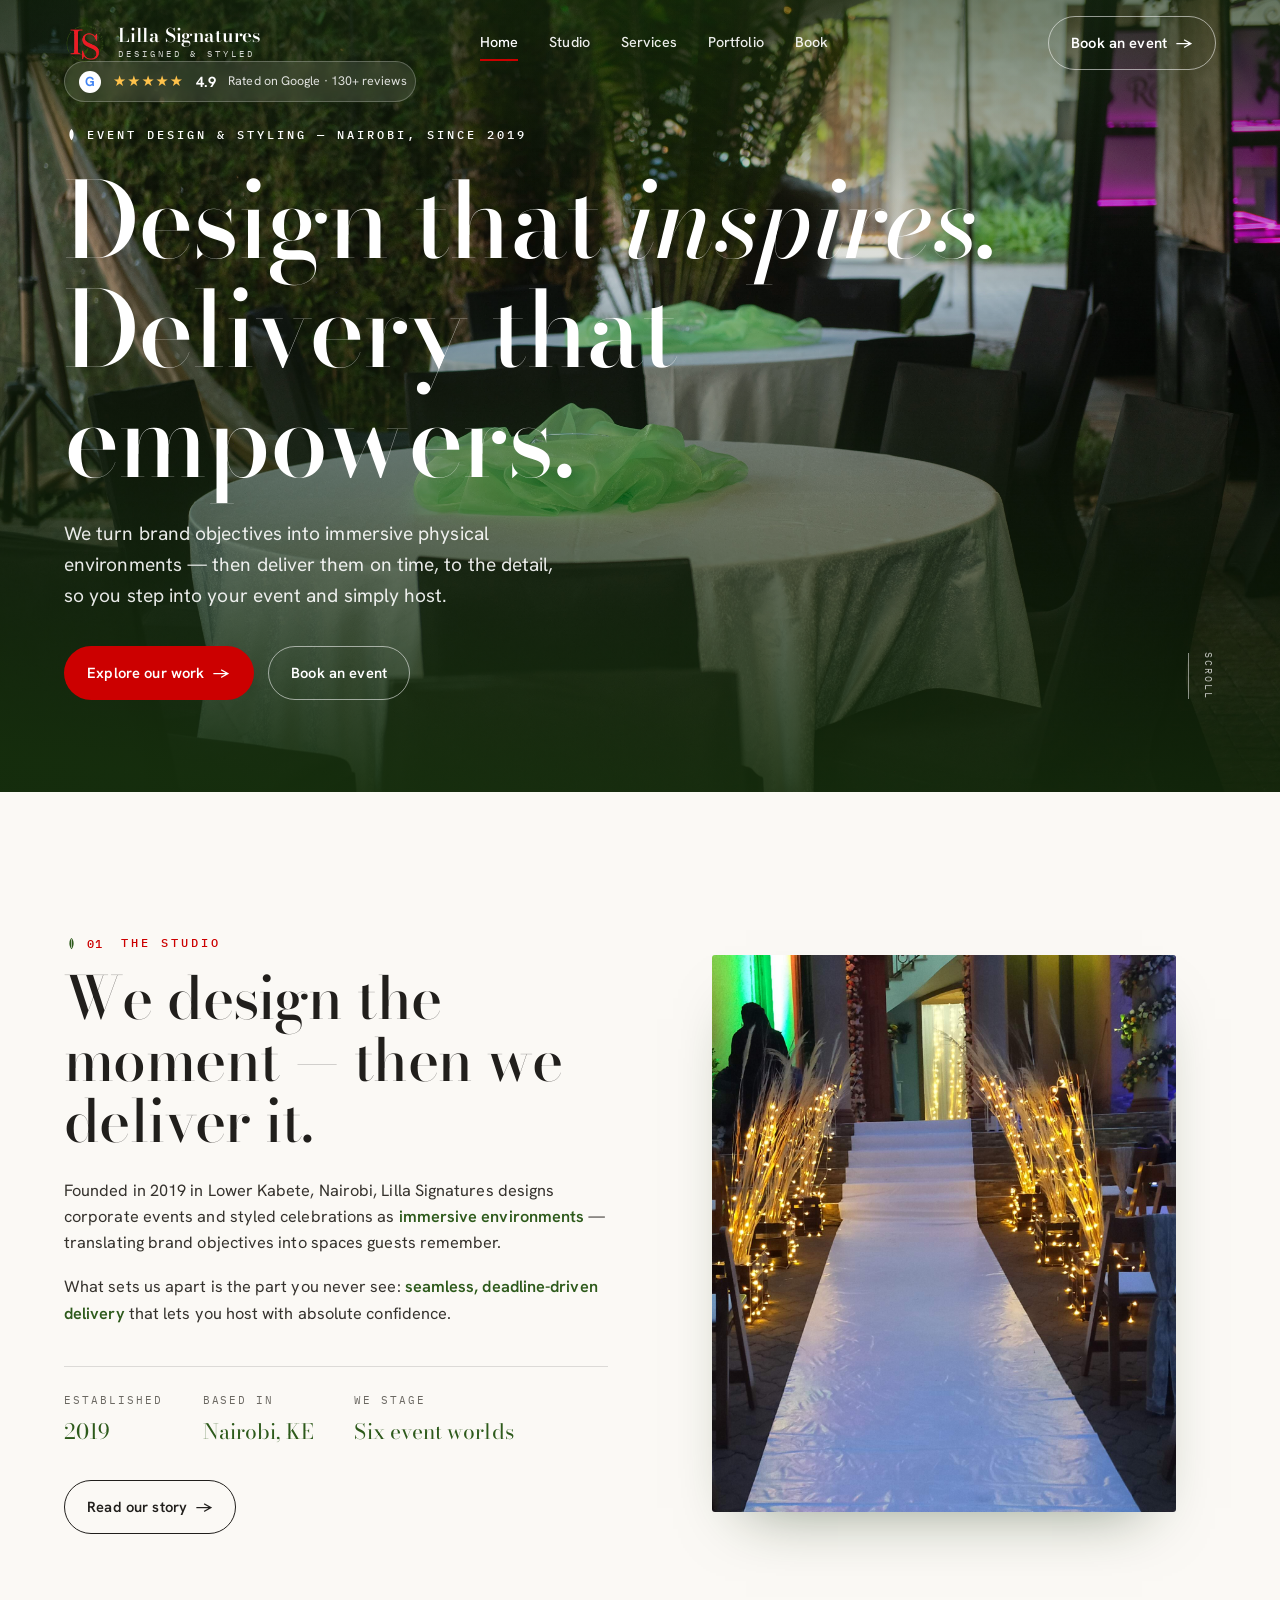
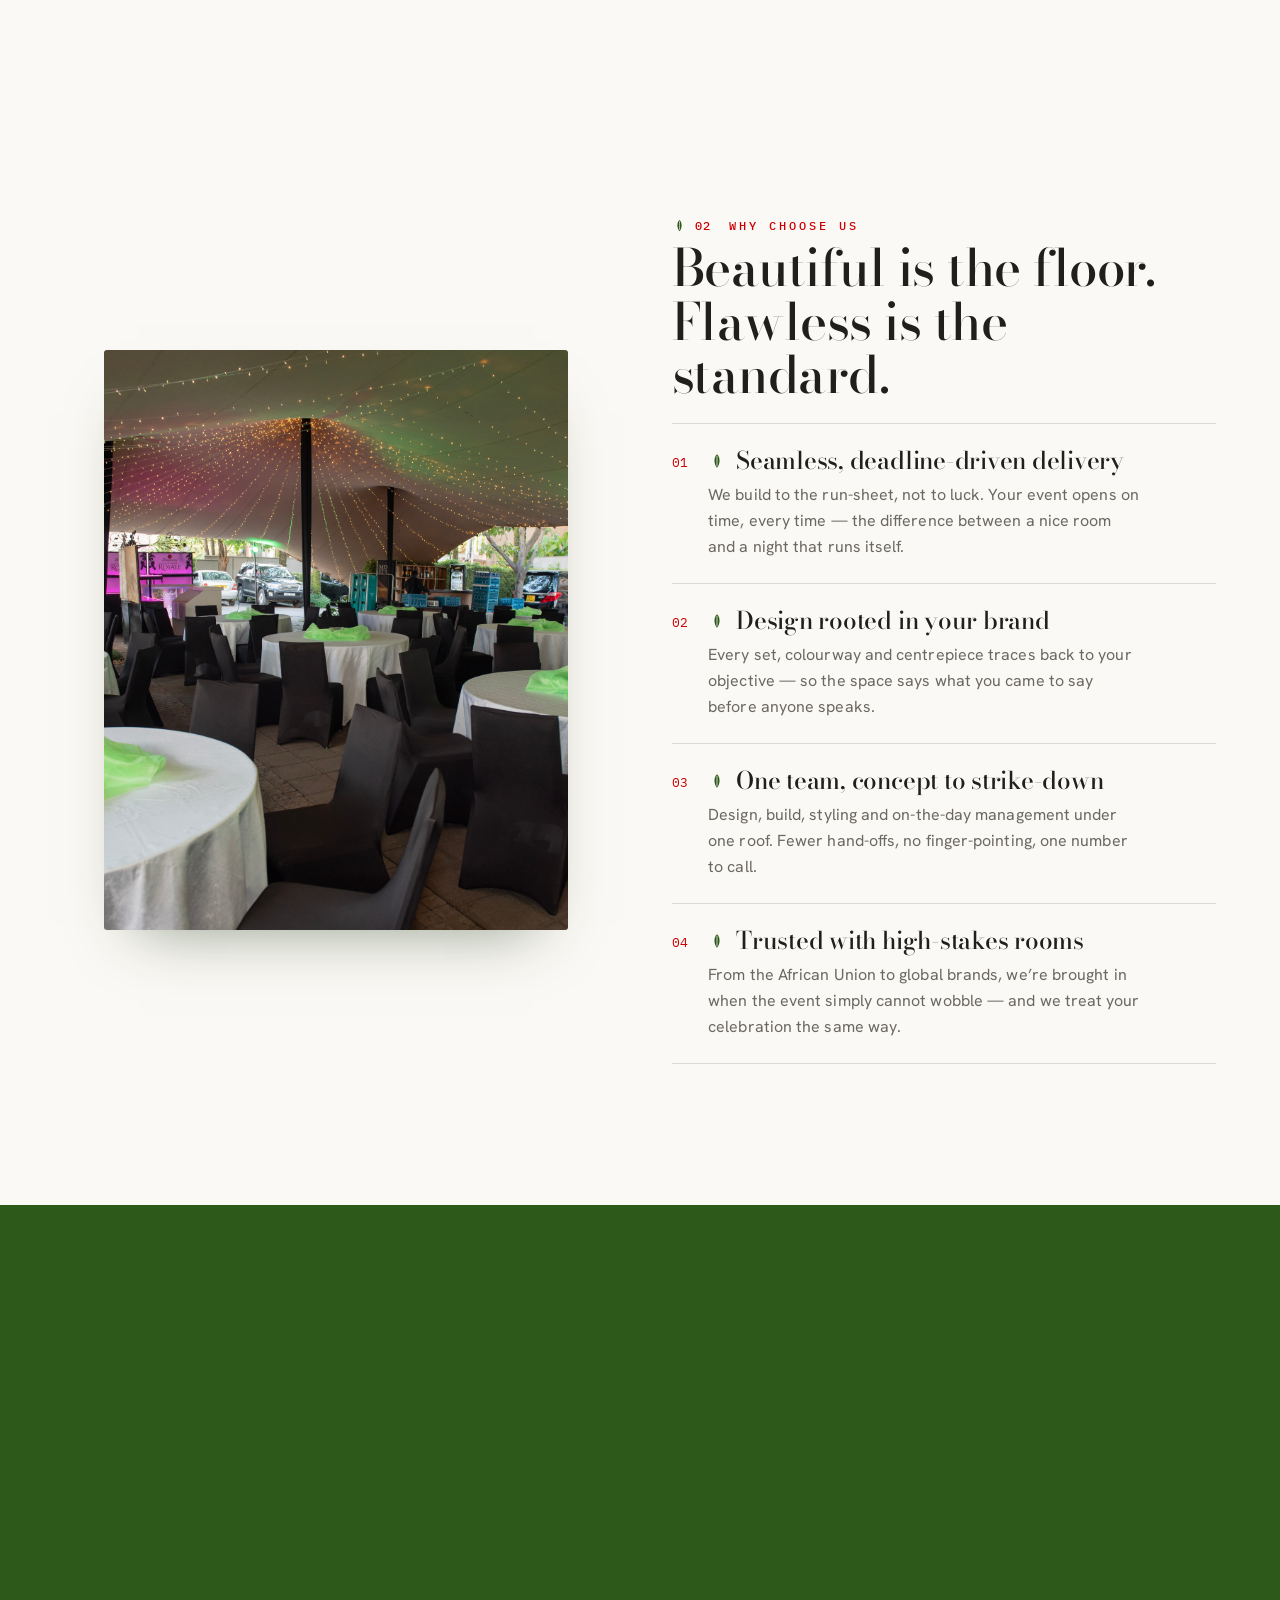
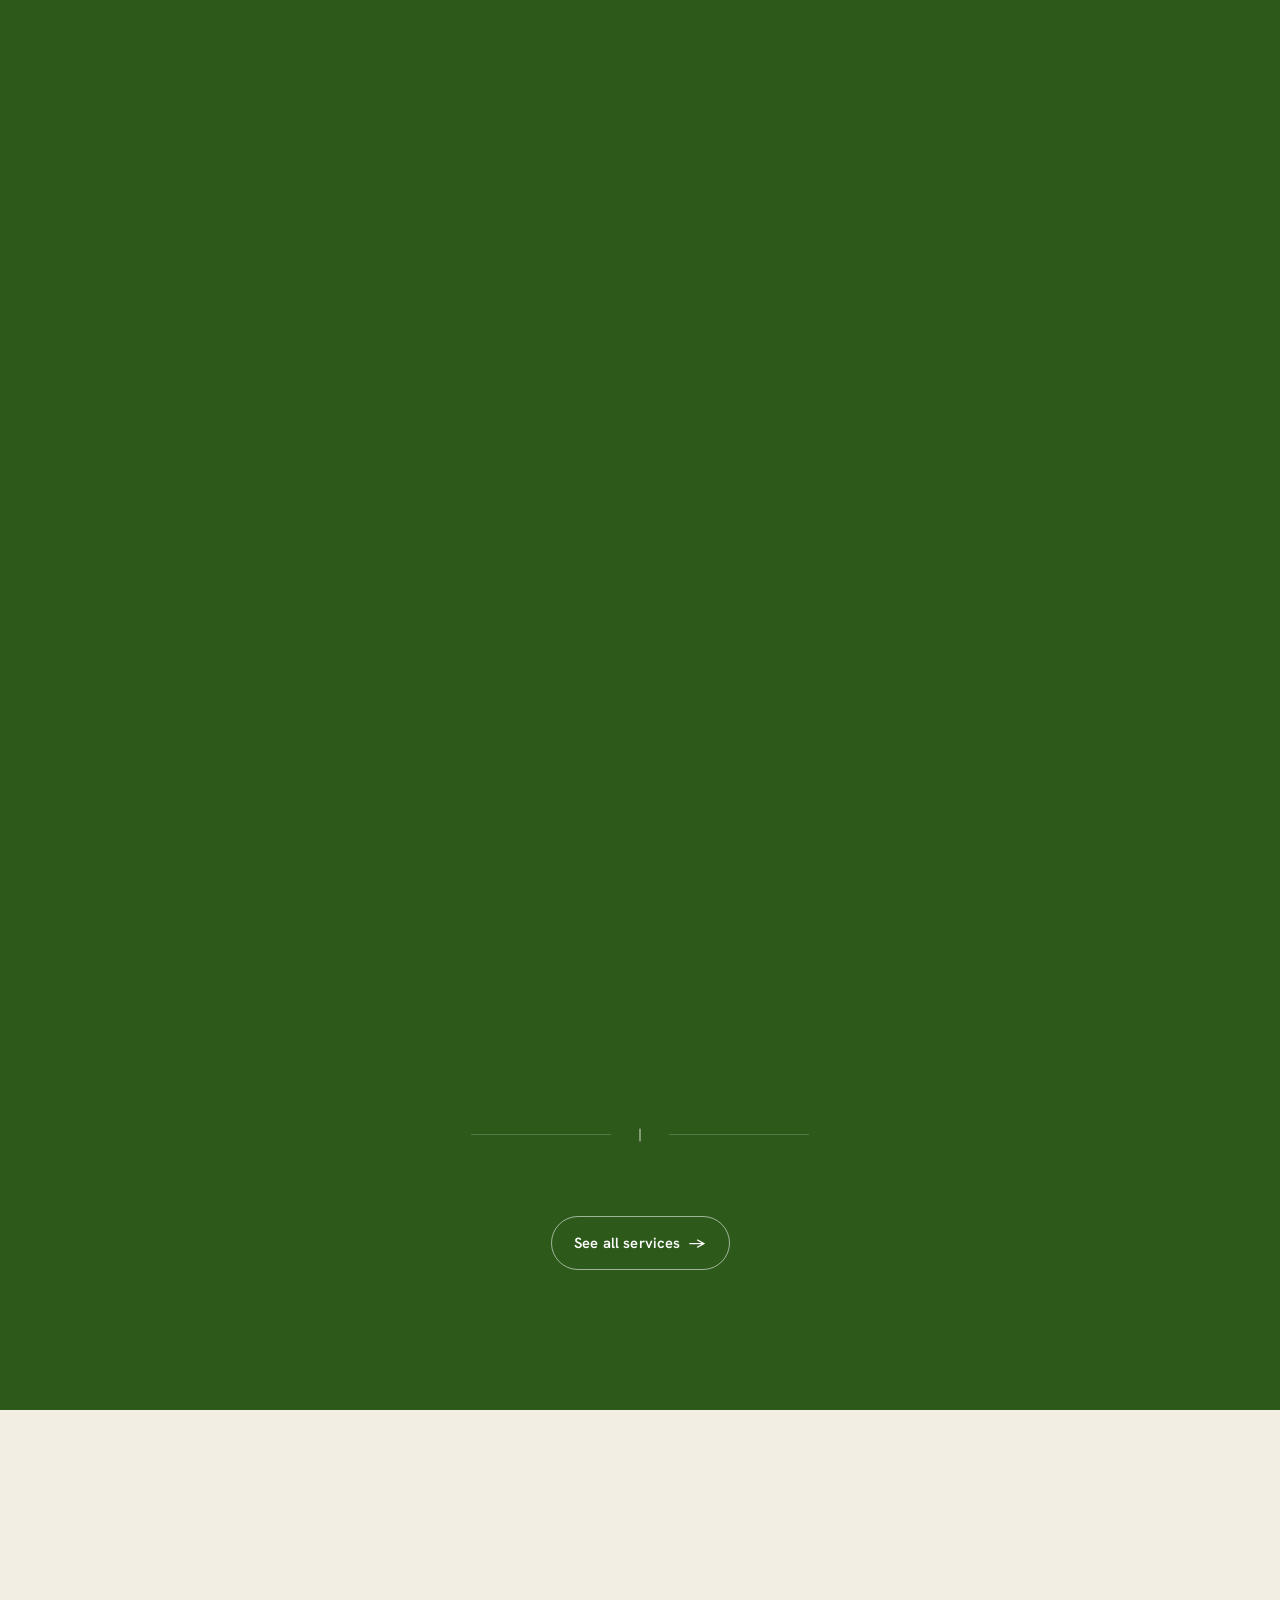
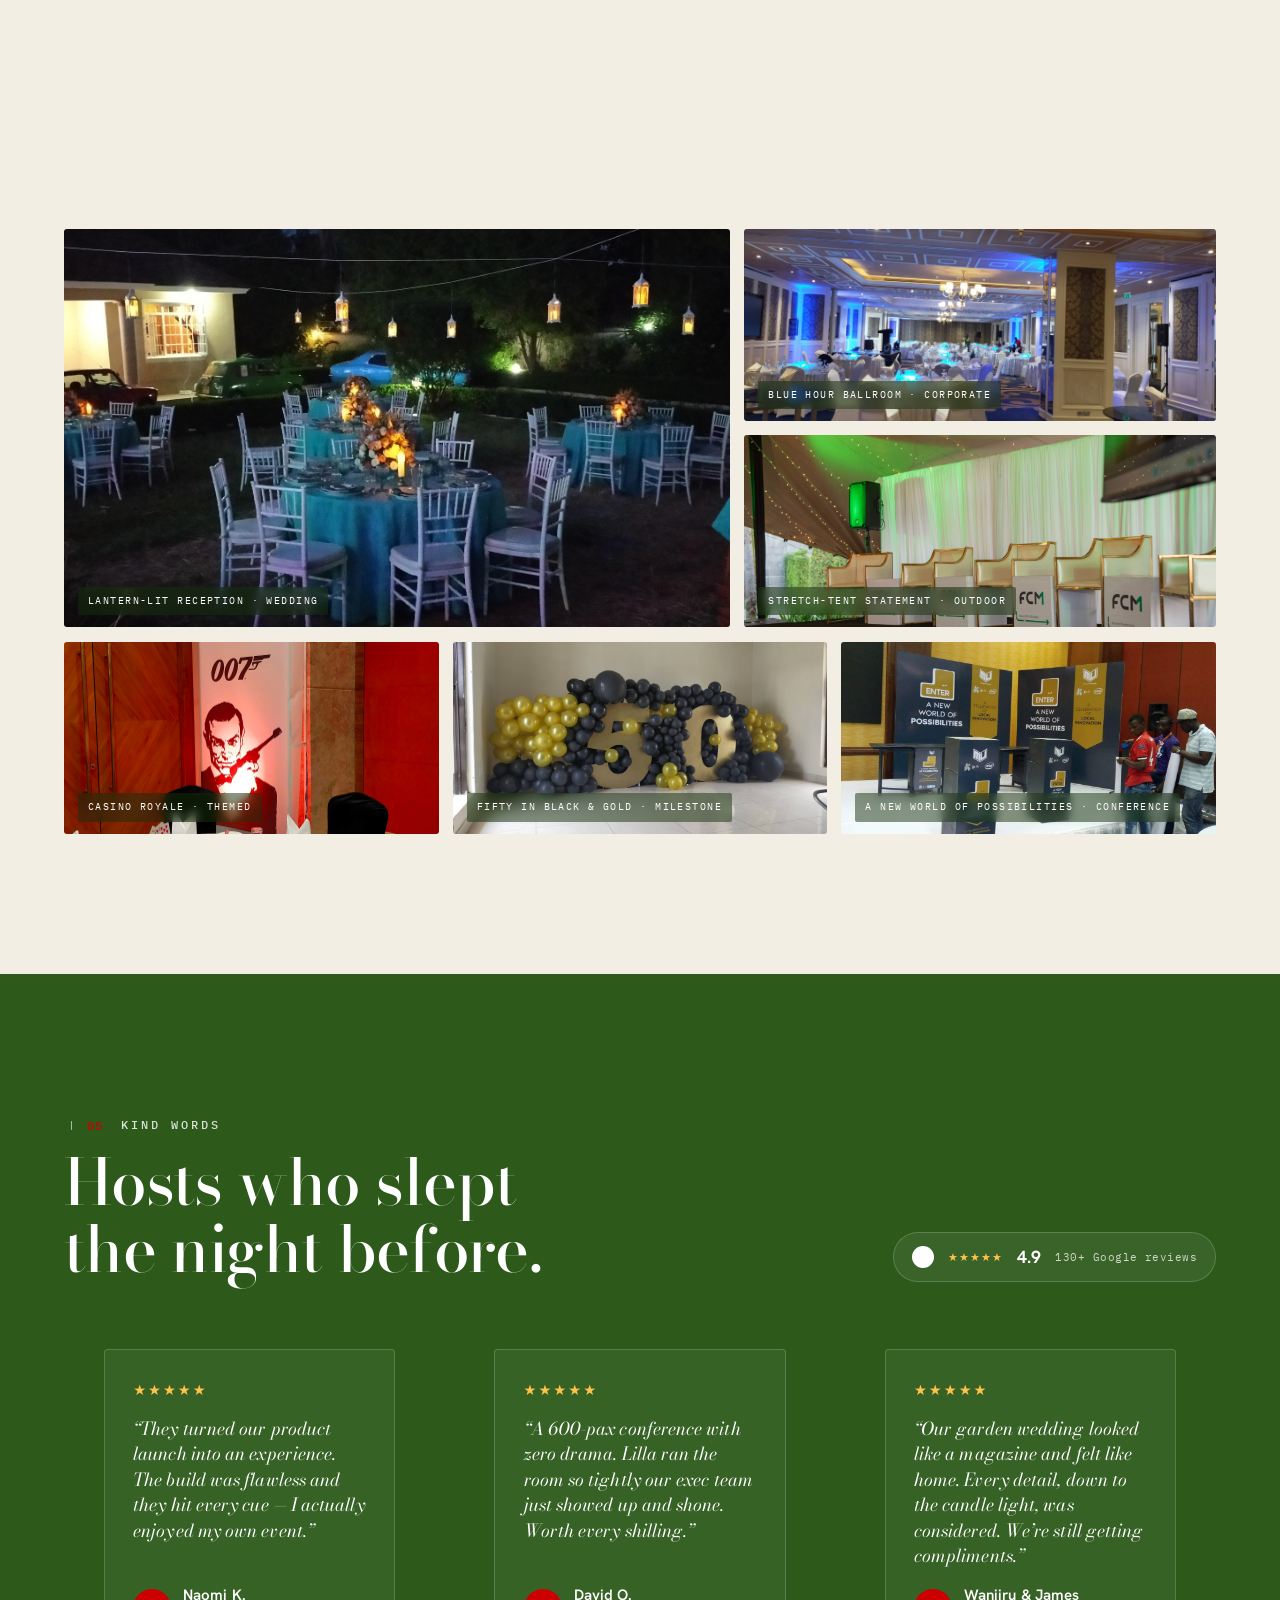
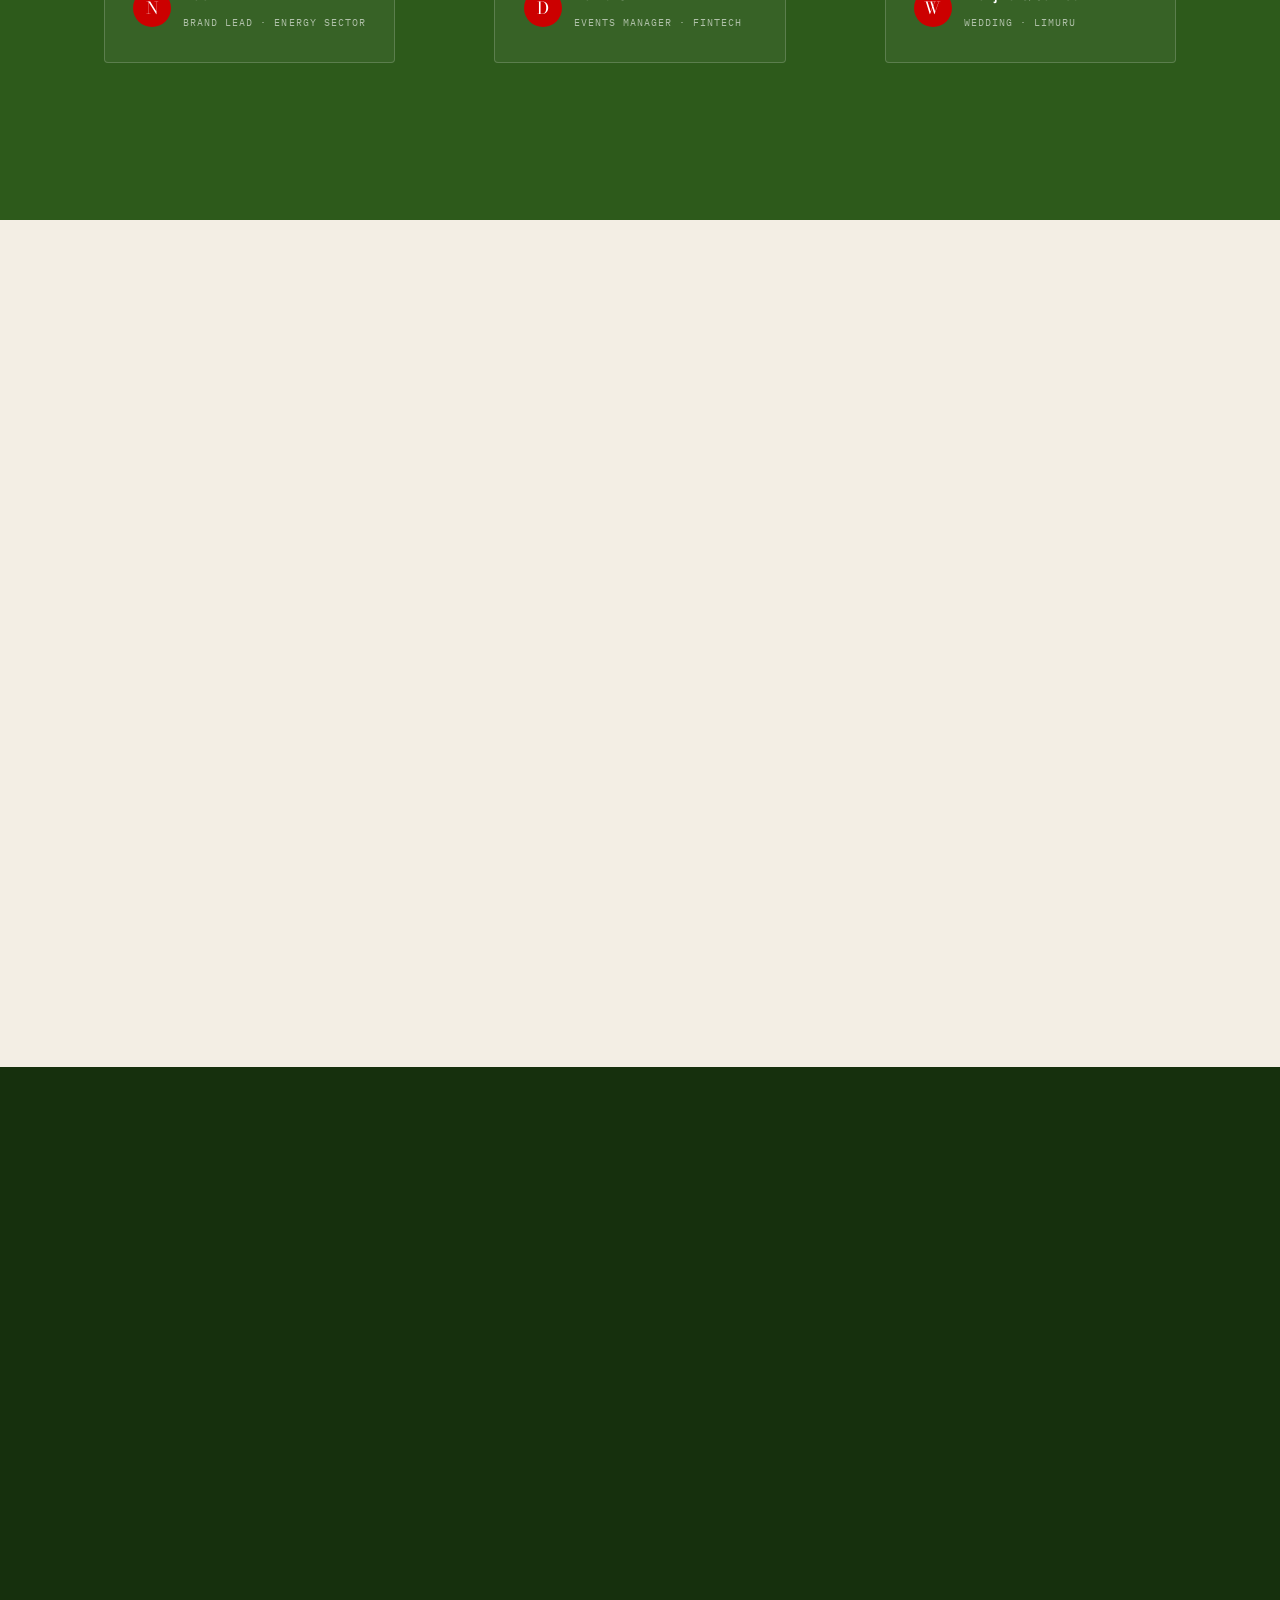
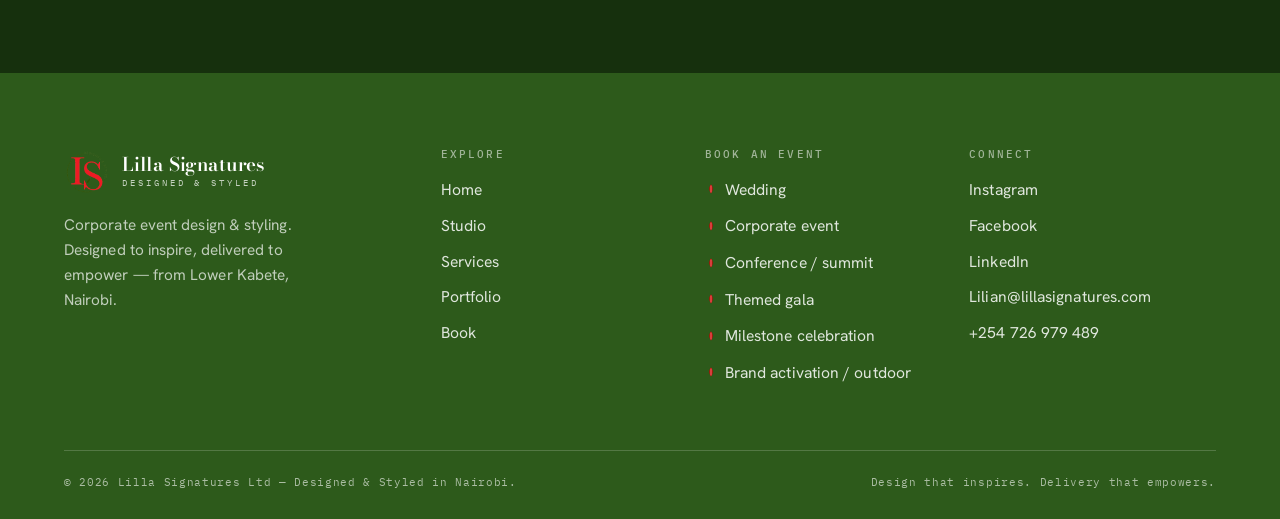
<file: index-print.html>
<!DOCTYPE html>
<html lang="en">
<head>
<meta charset="UTF-8" />
<meta name="viewport" content="width=device-width, initial-scale=1.0" />
<title>Lilla Signatures — Event Design &amp; Styling, Nairobi</title>
<meta name="description" content="Lilla Signatures is a Nairobi event design and styling studio. We turn brand objectives into immersive environments — and deliver them seamlessly, so you host with absolute confidence." />
<link rel="preconnect" href="https://fonts.googleapis.com" />
<link rel="preconnect" href="https://fonts.gstatic.com" crossorigin />
<link href="https://fonts.googleapis.com/css2?family=Bodoni+Moda:ital,opsz,wght@0,6..96,400..700;1,6..96,400..600&family=Hanken+Grotesk:wght@300;400;500;600;700&family=IBM+Plex+Mono:wght@400;500&display=swap" rel="stylesheet" />
<link rel="stylesheet" href="assets/css/styles.css?v=25c57833cc" />
</head>
<body>
<a class="skip-link" href="#main">Skip to content</a>

<!-- ============ NAV ============ -->
<header class="nav at-top">
  <a class="brand" href="index.html" aria-label="Lilla Signatures — home">
    <img src="assets/img/logo-mark.png" alt="Lilla Signatures monogram" />
    <span class="wordmark"><b>Lilla Signatures</b><span>Designed &amp; Styled</span></span>
  </a>
  <nav class="nav-links" aria-label="Primary">
    <a href="index.html" class="active" aria-current="page">Home</a>
    <a href="studio.html">Studio</a>
    <a href="services.html">Services</a>
    <a href="portfolio.html">Portfolio</a>
    <a href="booking.html">Book</a>
  </nav>
  <div class="nav-actions"><a class="btn btn--ghost" href="booking.html">Book an event <span class="arr">→</span></a></div>
  <button class="nav-toggle" aria-label="Open menu" aria-expanded="false" aria-controls="mobile-menu"><span></span></button>
</header>
<div class="mobile-menu" id="mobile-menu">
  <a href="index.html"><span class="n">01</span> Home</a>
  <a href="studio.html"><span class="n">02</span> Studio</a>
  <a href="services.html"><span class="n">03</span> Services</a>
  <a href="portfolio.html"><span class="n">04</span> Portfolio</a>
  <a href="booking.html"><span class="n">05</span> Book</a>
  <div class="mm-foot">Lower Kabete, Nairobi<br />+254 726 979 489<br />Lilian@lillasignatures.com</div>
</div>

<main id="main">

  <!-- ============ HERO ============ -->
  <section class="hero" aria-label="Introduction">
    <div class="hero-media">
      <img src="assets/img/hero.jpg" alt="A fairy-lit stretch-tent dining room styled by Lilla Signatures, with green organza centrepieces on white tables beneath a canopy of warm string lights" fetchpriority="high" />
    </div>
    <div class="hero-inner">
      <span class="hero-rating">
        <span class="rating-g" aria-hidden="true">G</span>
        <span class="stars" aria-hidden="true">★★★★★</span>
        <span class="rscore">4.9</span>
        <span class="rtext">Rated on Google · 130+ reviews</span>
      </span>
      <span class="eyebrow">
        <svg class="leaf" viewBox="0 0 24 24" aria-hidden="true"><path class="blade" d="M12 3c4.5 4 4.5 13 0 18-4.5-5-4.5-14 0-18z"/><path class="rib" d="M12 5v14"/></svg>
        Event Design &amp; Styling — Nairobi, since 2019
      </span>
      <h1>Design that <em>inspires.</em><br />Delivery that empowers.</h1>
      <p class="hero-sub">We turn brand objectives into immersive physical environments — then deliver them on time, to the detail, so you step into your event and simply host.</p>
      <div class="hero-cta">
        <a class="btn btn--crimson" href="portfolio.html">Explore our work <span class="arr">→</span></a>
        <a class="btn btn--ghost-light" href="booking.html">Book an event</a>
      </div>
    </div>
    <div class="hero-scroll" aria-hidden="true">Scroll <span class="bar"></span></div>
  </section>

  <!-- ============ STUDIO INTRO ============ -->
  <section class="section studio" aria-labelledby="studio-h">
    <div class="wrap feature-split">
      <div class="studio-copy reveal">
        <span class="eyebrow">
          <svg class="leaf" viewBox="0 0 24 24" aria-hidden="true"><path class="blade" d="M12 3c4.5 4 4.5 13 0 18-4.5-5-4.5-14 0-18z"/><path class="rib" d="M12 5v14"/></svg>
          <span class="index-num">01</span> &nbsp;The Studio
        </span>
        <h2 id="studio-h">We design the moment — then we deliver it.</h2>
        <div class="body">
          <p>Founded in 2019 in Lower Kabete, Nairobi, Lilla Signatures designs corporate events and styled celebrations as <strong>immersive environments</strong> — translating brand objectives into spaces guests remember.</p>
          <p>What sets us apart is the part you never see: <strong>seamless, deadline-driven delivery</strong> that lets you host with absolute confidence.</p>
        </div>
        <dl class="studio-meta">
          <div><dt>Established</dt><dd>2019</dd></div>
          <div><dt>Based in</dt><dd>Nairobi, KE</dd></div>
          <div><dt>We stage</dt><dd>Six event worlds</dd></div>
        </dl>
        <div style="margin-top:2rem"><a class="btn btn--ghost" href="studio.html">Read our story <span class="arr">→</span></a></div>
      </div>
      <figure class="feature-figure reveal" data-d="1">
        <img src="assets/img/wedding-aisle.jpg" alt="A candlelit garden aisle at dusk, lined with fairy-light bundles leading to a softly uplit doorway" loading="lazy" />
      </figure>
    </div>
  </section>

  <!-- ============ WHY CHOOSE US ============ -->
  <section class="section why" aria-labelledby="why-h">
    <div class="wrap feature-split">
      <figure class="feature-figure reveal" style="aspect-ratio:4/5">
        <img src="assets/img/corporate-fcm-stage.jpg" alt="A row of gold-framed cream armchairs with branded plinths beneath fairy-lit tent drapery — a polished corporate setup" loading="lazy" />
      </figure>
      <div class="reveal" data-d="1">
        <span class="eyebrow">
          <svg class="leaf" viewBox="0 0 24 24" aria-hidden="true"><path class="blade" d="M12 3c4.5 4 4.5 13 0 18-4.5-5-4.5-14 0-18z"/><path class="rib" d="M12 5v14"/></svg>
          <span class="index-num">02</span> &nbsp;Why choose us
        </span>
        <h2 class="section-head" style="font-size:clamp(2rem,4vw,3.2rem);max-width:16ch">Beautiful is the floor. Flawless is the standard.</h2>
        <ol class="reasons">
          <li class="reason">
            <span class="rn">01</span>
            <div>
              <h3><svg class="leaf" viewBox="0 0 24 24" aria-hidden="true"><path class="blade" d="M12 3c4.5 4 4.5 13 0 18-4.5-5-4.5-14 0-18z"/><path class="rib" d="M12 5v14"/></svg>Seamless, deadline-driven delivery</h3>
              <p>We build to the run-sheet, not to luck. Your event opens on time, every time — the difference between a nice room and a night that runs itself.</p>
            </div>
          </li>
          <li class="reason">
            <span class="rn">02</span>
            <div>
              <h3><svg class="leaf" viewBox="0 0 24 24" aria-hidden="true"><path class="blade" d="M12 3c4.5 4 4.5 13 0 18-4.5-5-4.5-14 0-18z"/><path class="rib" d="M12 5v14"/></svg>Design rooted in your brand</h3>
              <p>Every set, colourway and centrepiece traces back to your objective — so the space says what you came to say before anyone speaks.</p>
            </div>
          </li>
          <li class="reason">
            <span class="rn">03</span>
            <div>
              <h3><svg class="leaf" viewBox="0 0 24 24" aria-hidden="true"><path class="blade" d="M12 3c4.5 4 4.5 13 0 18-4.5-5-4.5-14 0-18z"/><path class="rib" d="M12 5v14"/></svg>One team, concept to strike-down</h3>
              <p>Design, build, styling and on-the-day management under one roof. Fewer hand-offs, no finger-pointing, one number to call.</p>
            </div>
          </li>
          <li class="reason">
            <span class="rn">04</span>
            <div>
              <h3><svg class="leaf" viewBox="0 0 24 24" aria-hidden="true"><path class="blade" d="M12 3c4.5 4 4.5 13 0 18-4.5-5-4.5-14 0-18z"/><path class="rib" d="M12 5v14"/></svg>Trusted with high-stakes rooms</h3>
              <p>From the African Union to global brands, we’re brought in when the event simply cannot wobble — and we treat your celebration the same way.</p>
            </div>
          </li>
        </ol>
      </div>
    </div>
  </section>

  <!-- ============ SERVICES TEASER ============ -->
  <section class="section services" aria-labelledby="svc-h">
    <div class="wrap">
      <div class="section-head reveal">
        <span class="eyebrow eyebrow--light">
          <svg class="leaf" viewBox="0 0 24 24" aria-hidden="true"><path class="blade" d="M12 3c4.5 4 4.5 13 0 18-4.5-5-4.5-14 0-18z"/><path class="rib" d="M12 5v14"/></svg>
          <span class="index-num">03</span> &nbsp;What we stage
        </span>
        <h2 id="svc-h">Six worlds, one standard of delivery.</h2>
        <p class="lede">From boardroom-grade corporate events to celebrations that spill into joy — explore the kinds of rooms we build.</p>
      </div>
      <div class="svc-cards reveal" data-d="1">
        <a class="svc-card" href="services.html#corporate">
          <img src="assets/img/hero.jpg" alt="Fairy-lit corporate dinner under a stretch tent" loading="lazy" />
          <span class="sc-body"><span class="sc-n">01</span><span class="sc-name">Corporate Events <svg class="leaf" viewBox="0 0 24 24" aria-hidden="true"><path class="blade" d="M12 3c4.5 4 4.5 13 0 18-4.5-5-4.5-14 0-18z"/><path class="rib" d="M12 5v14"/></svg></span><span class="sc-desc">Conferences, AGMs, launches and internal celebrations, staged with boardroom precision.</span></span>
        </a>
        <a class="svc-card" href="services.html#conferences">
          <img src="assets/img/conf-syspro-1.jpg" alt="Conference main stage with branded backdrops" loading="lazy" />
          <span class="sc-body"><span class="sc-n">02</span><span class="sc-name">Conferences &amp; Summits <svg class="leaf" viewBox="0 0 24 24" aria-hidden="true"><path class="blade" d="M12 3c4.5 4 4.5 13 0 18-4.5-5-4.5-14 0-18z"/><path class="rib" d="M12 5v14"/></svg></span><span class="sc-desc">Main-stage builds, branded sets and delegate experiences engineered to run on time.</span></span>
        </a>
        <a class="svc-card" href="services.html#galas">
          <img src="assets/img/gala-007-1.jpg" alt="007 casino-themed gala ballroom" loading="lazy" />
          <span class="sc-body"><span class="sc-n">03</span><span class="sc-name">Themed Galas <svg class="leaf" viewBox="0 0 24 24" aria-hidden="true"><path class="blade" d="M12 3c4.5 4 4.5 13 0 18-4.5-5-4.5-14 0-18z"/><path class="rib" d="M12 5v14"/></svg></span><span class="sc-desc">Immersive worlds, built to the last prop — from 007 nights to decade throwbacks.</span></span>
        </a>
        <a class="svc-card" href="services.html#weddings">
          <img src="assets/img/wedding-gazebo.jpg" alt="Garden wedding ceremony with a draped gazebo" loading="lazy" />
          <span class="sc-body"><span class="sc-n">04</span><span class="sc-name">Weddings <svg class="leaf" viewBox="0 0 24 24" aria-hidden="true"><path class="blade" d="M12 3c4.5 4 4.5 13 0 18-4.5-5-4.5-14 0-18z"/><path class="rib" d="M12 5v14"/></svg></span><span class="sc-desc">Ceremonies and receptions, from intimate gardens to grand halls — composed and unhurried.</span></span>
        </a>
        <a class="svc-card" href="services.html#milestones">
          <img src="assets/img/birthday-turns2.jpg" alt="Elegant milestone birthday backdrop with balloons" loading="lazy" />
          <span class="sc-body"><span class="sc-n">05</span><span class="sc-name">Milestone Celebrations <svg class="leaf" viewBox="0 0 24 24" aria-hidden="true"><path class="blade" d="M12 3c4.5 4 4.5 13 0 18-4.5-5-4.5-14 0-18z"/><path class="rib" d="M12 5v14"/></svg></span><span class="sc-desc">Birthdays, baby showers and the once-in-a-lifetime — backdrops, balloons and all the feeling.</span></span>
        </a>
        <a class="svc-card" href="services.html#outdoor">
          <img src="assets/img/outdoor-redcarpet-1.jpg" alt="Red carpet entrance to a stretch tent among palms" loading="lazy" />
          <span class="sc-body"><span class="sc-n">06</span><span class="sc-name">Brand Activations &amp; Outdoor <svg class="leaf" viewBox="0 0 24 24" aria-hidden="true"><path class="blade" d="M12 3c4.5 4 4.5 13 0 18-4.5-5-4.5-14 0-18z"/><path class="rib" d="M12 5v14"/></svg></span><span class="sc-desc">Launches, red carpets and stretch-tent statements that put your brand at the centre.</span></span>
        </a>
      </div>
      <div class="divider divider--on-green" aria-hidden="true">
        <svg class="leaf" viewBox="0 0 24 24"><path class="blade" d="M12 3c4.5 4 4.5 13 0 18-4.5-5-4.5-14 0-18z" fill="#fff"/><path class="rib" d="M12 5v14" stroke="#2D5A1B"/></svg>
      </div>
      <div style="text-align:center"><a class="btn btn--ghost-light" href="services.html">See all services <span class="arr">→</span></a></div>
    </div>
  </section>

  <!-- ============ WORK TEASER ============ -->
  <section class="section work-teaser" aria-labelledby="wt-h">
    <div class="wrap">
      <div class="wt-head reveal">
        <div class="section-head">
          <span class="eyebrow">
            <svg class="leaf" viewBox="0 0 24 24" aria-hidden="true"><path class="blade" d="M12 3c4.5 4 4.5 13 0 18-4.5-5-4.5-14 0-18z"/><path class="rib" d="M12 5v14"/></svg>
            <span class="index-num">04</span> &nbsp;Selected work
          </span>
          <h2 id="wt-h">A few of the rooms we’ve built.</h2>
        </div>
        <a class="btn btn--ghost" href="portfolio.html">View full portfolio <span class="arr">→</span></a>
      </div>
      <div class="wt-grid reveal" data-d="1">
        <a class="wt-card wt-a" href="portfolio.html#weddings"><img src="assets/img/wedding-reception.jpg" alt="Lantern-lit garden wedding reception at night" loading="lazy" /><span class="wt-label">Lantern-Lit Reception · Wedding</span></a>
        <a class="wt-card wt-b" href="portfolio.html#corporate"><img src="assets/img/corporate-blue-ballroom.jpg" alt="Blue-hour corporate ballroom dinner" loading="lazy" /><span class="wt-label">Blue Hour Ballroom · Corporate</span></a>
        <a class="wt-card wt-c" href="portfolio.html#outdoor"><img src="assets/img/outdoor-redcarpet-2.jpg" alt="Stretch tent statement among palm trees" loading="lazy" /><span class="wt-label">Stretch-Tent Statement · Outdoor</span></a>
        <a class="wt-card wt-d" href="portfolio.html#galas"><img src="assets/img/gala-007-1.jpg" alt="007 casino-themed gala" loading="lazy" /><span class="wt-label">Casino Royale · Themed</span></a>
        <a class="wt-card wt-e" href="portfolio.html#birthdays"><img src="assets/img/birthday-50.jpg" alt="Black and gold 50th birthday installation" loading="lazy" /><span class="wt-label">Fifty in Black &amp; Gold · Milestone</span></a>
        <a class="wt-card wt-f" href="portfolio.html#conferences"><img src="assets/img/conf-enter-setup.jpg" alt="Branded conference stage set" loading="lazy" /><span class="wt-label">A New World of Possibilities · Conference</span></a>
      </div>
    </div>
  </section>

  <!-- ============ TESTIMONIALS ============ -->
  <section class="section testi" aria-labelledby="testi-h">
    <div class="wrap">
      <div class="testi-head reveal">
        <div class="section-head">
          <span class="eyebrow eyebrow--light">
            <svg class="leaf" viewBox="0 0 24 24" aria-hidden="true"><path class="blade" d="M12 3c4.5 4 4.5 13 0 18-4.5-5-4.5-14 0-18z"/><path class="rib" d="M12 5v14"/></svg>
            <span class="index-num">05</span> &nbsp;Kind words
          </span>
          <h2 id="testi-h">Hosts who slept the night before.</h2>
        </div>
        <div class="testi-summary"><span class="rating-g" aria-hidden="true">G</span><span class="stars" aria-hidden="true">★★★★★</span><b>4.9</b><span>130+ Google reviews</span></div>
      </div>
      <div class="testi-grid reveal" data-d="1">
        <figure class="testi-card">
          <span class="stars" aria-hidden="true">★★★★★</span>
          <blockquote>“They turned our product launch into an experience. The build was flawless and they hit every cue — I actually enjoyed my own event.”</blockquote>
          <figcaption class="who"><span class="av">N</span><span><span class="nm">Naomi K.</span><br /><span class="mt">Brand Lead · Energy sector</span></span></figcaption>
        </figure>
        <figure class="testi-card">
          <span class="stars" aria-hidden="true">★★★★★</span>
          <blockquote>“A 600-pax conference with zero drama. Lilla ran the room so tightly our exec team just showed up and shone. Worth every shilling.”</blockquote>
          <figcaption class="who"><span class="av">D</span><span><span class="nm">David O.</span><br /><span class="mt">Events Manager · Fintech</span></span></figcaption>
        </figure>
        <figure class="testi-card">
          <span class="stars" aria-hidden="true">★★★★★</span>
          <blockquote>“Our garden wedding looked like a magazine and felt like home. Every detail, down to the candle light, was considered. We’re still getting compliments.”</blockquote>
          <figcaption class="who"><span class="av">W</span><span><span class="nm">Wanjiru &amp; James</span><br /><span class="mt">Wedding · Limuru</span></span></figcaption>
        </figure>
      </div>
    </div>
  </section>

  <!-- ============ CLIENTS ============ -->
  <section class="section clients" id="clients" aria-labelledby="clients-h">
    <div class="wrap">
      <div class="section-head reveal">
        <span class="eyebrow">
          <svg class="leaf" viewBox="0 0 24 24" aria-hidden="true"><path class="blade" d="M12 3c4.5 4 4.5 13 0 18-4.5-5-4.5-14 0-18z"/><path class="rib" d="M12 5v14"/></svg>
          <span class="index-num">06</span> &nbsp;In good company
        </span>
        <h2 id="clients-h">Trusted with high-stakes moments.</h2>
        <p class="lede">Institutions and brands across the continent bring us the events that simply cannot wobble.</p>
      </div>
      <div class="client-grid reveal" data-d="1">
        <div class="client"><span class="c-name">Africa CDC</span><span class="c-kind">African Union</span></div>
        <div class="client"><span class="c-name">SYSPRO Kenya</span><span class="c-kind">Enterprise <b>· Summit</b></span></div>
        <div class="client"><span class="c-name">Vivo Energy</span><span class="c-kind">Energy</span></div>
        <div class="client"><span class="c-name">OPO Pay</span><span class="c-kind">Fintech</span></div>
        <div class="client"><span class="c-name">AWS Kenya</span><span class="c-kind">Technology</span></div>
        <div class="client"><span class="c-name">KITFest</span><span class="c-kind">Kenya Theatre Awards</span></div>
        <div class="client"><span class="c-name">CEO Summit</span><span class="c-kind">Leadership <b>· Forum</b></span></div>
        <div class="client"><span class="c-name">DPO Group</span><span class="c-kind">Payments</span></div>
      </div>
    </div>
  </section>

  <!-- ============ CTA BAND ============ -->
  <section class="section cta-band" aria-labelledby="cta-h">
    <div class="wrap">
      <span class="eyebrow eyebrow--light reveal">
        <svg class="leaf" viewBox="0 0 24 24" aria-hidden="true"><path class="blade" d="M12 3c4.5 4 4.5 13 0 18-4.5-5-4.5-14 0-18z"/><path class="rib" d="M12 5v14"/></svg>
        Let’s talk
      </span>
      <h2 id="cta-h" class="reveal" data-d="1">Bring us your date. We’ll bring the room to life.</h2>
      <p class="reveal" data-d="1">Tell us about your event and we’ll come back within two business days with first thoughts and next steps.</p>
      <div class="cta-actions reveal" data-d="2">
        <a class="btn btn--crimson" href="booking.html">Book an event <span class="arr">→</span></a>
        <a class="btn btn--ghost-light" href="portfolio.html">See the work</a>
      </div>
    </div>
  </section>

</main>

<!-- ============ FOOTER ============ -->
<footer class="footer">
  <div class="wrap">
    <div class="footer-top">
      <div class="footer-brand">
        <a class="brand" href="index.html" aria-label="Lilla Signatures — home">
          <img src="assets/img/logo-mark.png" alt="Lilla Signatures monogram" />
          <span class="wordmark"><b>Lilla Signatures</b><span>Designed &amp; Styled</span></span>
        </a>
        <p>Corporate event design &amp; styling. Designed to inspire, delivered to empower — from Lower Kabete, Nairobi.</p>
      </div>
      <div class="foot-col">
        <h4>Explore</h4>
        <ul>
          <li><a href="index.html">Home</a></li>
          <li><a href="studio.html">Studio</a></li>
          <li><a href="services.html">Services</a></li>
          <li><a href="portfolio.html">Portfolio</a></li>
          <li><a href="booking.html">Book</a></li>
        </ul>
      </div>
      <div class="foot-col">
        <h4>Book an event</h4>
        <ul>
          <li><a href="booking.html?type=wedding"><svg class="leaf" viewBox="0 0 24 24" aria-hidden="true"><path class="blade" d="M12 3c4.5 4 4.5 13 0 18-4.5-5-4.5-14 0-18z"/><path class="rib" d="M12 5v14"/></svg>Wedding</a></li>
          <li><a href="booking.html?type=corporate"><svg class="leaf" viewBox="0 0 24 24" aria-hidden="true"><path class="blade" d="M12 3c4.5 4 4.5 13 0 18-4.5-5-4.5-14 0-18z"/><path class="rib" d="M12 5v14"/></svg>Corporate event</a></li>
          <li><a href="booking.html?type=conference"><svg class="leaf" viewBox="0 0 24 24" aria-hidden="true"><path class="blade" d="M12 3c4.5 4 4.5 13 0 18-4.5-5-4.5-14 0-18z"/><path class="rib" d="M12 5v14"/></svg>Conference / summit</a></li>
          <li><a href="booking.html?type=gala"><svg class="leaf" viewBox="0 0 24 24" aria-hidden="true"><path class="blade" d="M12 3c4.5 4 4.5 13 0 18-4.5-5-4.5-14 0-18z"/><path class="rib" d="M12 5v14"/></svg>Themed gala</a></li>
          <li><a href="booking.html?type=milestone"><svg class="leaf" viewBox="0 0 24 24" aria-hidden="true"><path class="blade" d="M12 3c4.5 4 4.5 13 0 18-4.5-5-4.5-14 0-18z"/><path class="rib" d="M12 5v14"/></svg>Milestone celebration</a></li>
          <li><a href="booking.html?type=outdoor"><svg class="leaf" viewBox="0 0 24 24" aria-hidden="true"><path class="blade" d="M12 3c4.5 4 4.5 13 0 18-4.5-5-4.5-14 0-18z"/><path class="rib" d="M12 5v14"/></svg>Brand activation / outdoor</a></li>
        </ul>
      </div>
      <div class="foot-col">
        <h4>Connect</h4>
        <ul>
          <li><a href="#">Instagram</a></li>
          <li><a href="#">Facebook</a></li>
          <li><a href="#">LinkedIn</a></li>
          <li><a href="mailto:Lilian@lillasignatures.com">Lilian@lillasignatures.com</a></li>
          <li><a href="tel:+254726979489">+254 726 979 489</a></li>
        </ul>
      </div>
    </div>
    <div class="footer-bottom">
      <p>© <span data-year>2025</span> Lilla Signatures Ltd — Designed &amp; Styled in Nairobi.</p>
      <p>Design that inspires. Delivery that empowers.</p>
    </div>
  </div>
</footer>

<script src="assets/js/main.js?v=9ec1775acf"></script>
<script>
(async () => {
  // Prepend so page-supplied @page / break rules (deck-stage's margin:0,
  // author CSS) keep source-order precedence over the baseline.
  const baseCss = document.createElement('style');
  baseCss.textContent = "@media print {\n  @page { margin: 0.5cm; }\n  html, body { print-color-adjust: exact; -webkit-print-color-adjust: exact; }\n  section, article, figure, table { break-inside: avoid; }\n  *, *::before, *::after {\n    animation-delay: -99s !important; animation-duration: .001s !important;\n    animation-iteration-count: 1 !important; animation-fill-mode: both !important;\n    animation-play-state: running !important; transition-duration: 0s !important;\n  }\n}";
  document.head.prepend(baseCss);
  if (document.readyState === 'loading') {
    await new Promise((r) => document.addEventListener('DOMContentLoaded', r, { once: true }));
  }
  let ds = document.querySelector('deck-stage');
  // whenDefined never resolves when nothing registers the element, so only
  // await it when a <deck-stage> tag exists (and race a timeout regardless).
  if (ds && !customElements.get('deck-stage')) {
    try {
      await Promise.race([
        customElements.whenDefined('deck-stage'),
        new Promise((r) => setTimeout(r, 3000)),
      ]);
    } catch (e) {}
    ds = document.querySelector('deck-stage');
  }
  // dc-runtime assigns window.DCLogic at init and mounts into #dc-root on
  // DOMContentLoaded; settle on that subtree so React has rendered before
  // print(). Non-DC pages fall through to weighing body.
  const isDc = !ds && 'DCLogic' in window;
  const settleRoot = ds || (isDc ? document.getElementById('dc-root') : null) || document.body;
  if (settleRoot) {
    // Weigh only content children — skip script/style/template so inline
    // Babel/CSS doesn't register as stable "content" before the framework
    // has mounted anything.
    const MEDIA = 'img,svg,canvas,video,picture,iframe,embed,object';
    const weigh = () => {
      let text = 0, media = 0;
      for (const c of settleRoot.children) {
        const t = c.tagName;
        if (t === 'SCRIPT' || t === 'STYLE' || t === 'TEMPLATE') continue;
        text += (c.textContent || '').trim().length;
        media += c.querySelectorAll(MEDIA).length + (c.matches(MEDIA) ? 1 : 0);
      }
      return text + media * 100;
    };
    // "Non-zero and stable" alone is not sufficient to mean rendered: generic
    // body can carry a static shell while async main content is pending, and
    // #dc-root can carry the root DC's static text while child refs are still
    // .sc-placeholder boxes. Gate generic on readyState 'complete', and never
    // accept stability while a dc-runtime placeholder is present.
    const isGeneric = settleRoot === document.body;
    const deadline = Date.now() + 15000;
    let last = -1, stable = 0;
    while (Date.now() < deadline) {
      const n = weigh();
      const ready =
        (!isGeneric || document.readyState === 'complete') &&
        !settleRoot.querySelector('.sc-placeholder');
      if (n > 0 && n === last && ready) { if (++stable >= 2) break; } else { stable = 0; }
      last = n;
      await new Promise((r) => setTimeout(r, 250));
    }
  }
  try { await document.fonts.ready; } catch (e) {}
  // Jump every animation to its end state so print() never captures a slide
  // mid-entrance. Ordering matters: the 0s-transition style must be live
  // BEFORE data-deck-active is set so attribute-keyed transitions don't
  // start a (now-0s) run from the pre-active base.
  const st = document.createElement('style');
  st.textContent = '*,*::before,*::after{animation-delay:-99s !important;animation-duration:.001s !important;animation-iteration-count:1 !important;animation-fill-mode:both !important;animation-play-state:running !important;transition-duration:0s !important}';
  document.head.appendChild(st);
  for (const d of document.querySelectorAll('deck-stage')) {
    for (const c of d.children) {
      const t = c.tagName;
      if (t === 'SCRIPT' || t === 'STYLE' || t === 'TEMPLATE') continue;
      c.setAttribute('data-deck-active', '');
    }
  }
  try {
    const sweep = () => {
      for (const a of document.getAnimations()) {
        try { a.finish(); } catch (e) {
          try { a.currentTime = (a.effect && a.effect.getComputedTiming().duration) || 0; a.pause(); } catch (e2) {}
        }
      }
    };
    sweep();
    await new Promise((r) => requestAnimationFrame(r));
    sweep();
    await new Promise((r) => requestAnimationFrame(r));
  } catch (e) {}
  setTimeout(() => { try { window.print(); } catch (e) {} }, 200);
})();
</script>
</body>
</html>
</file>
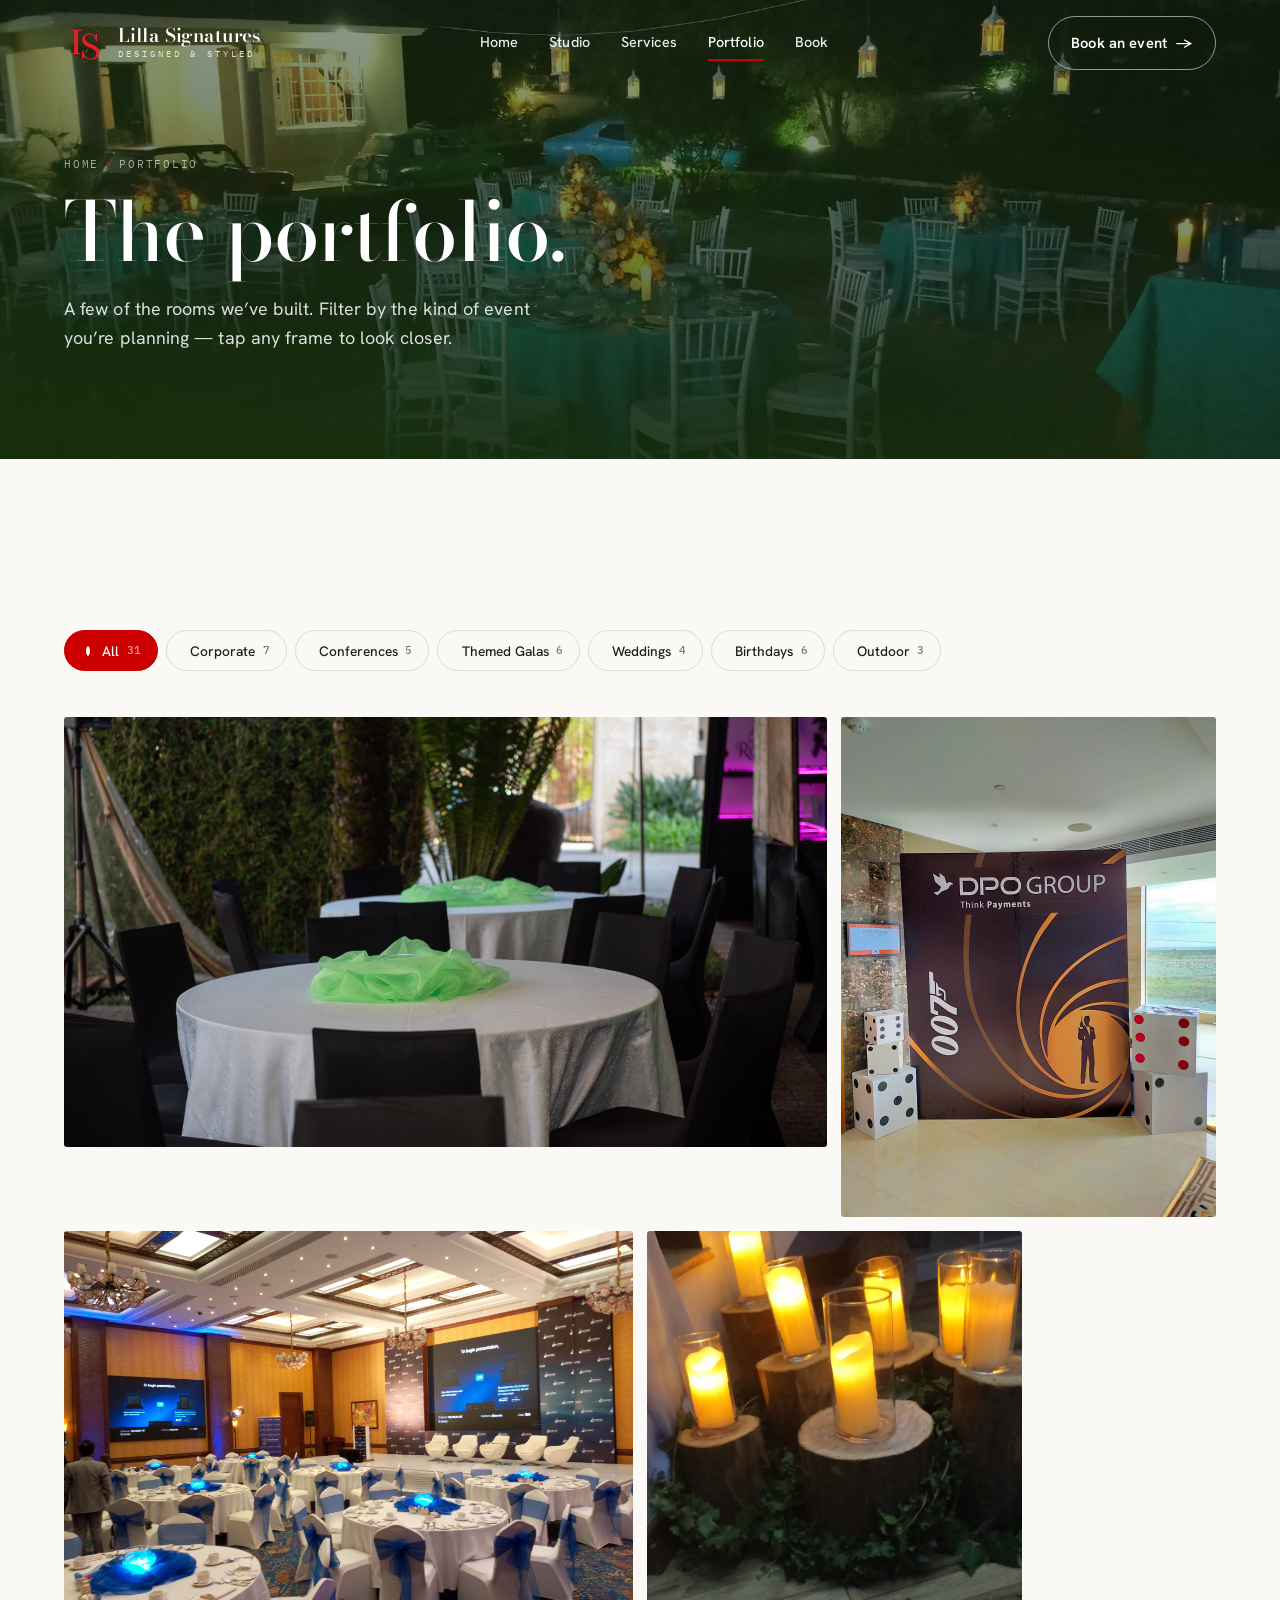
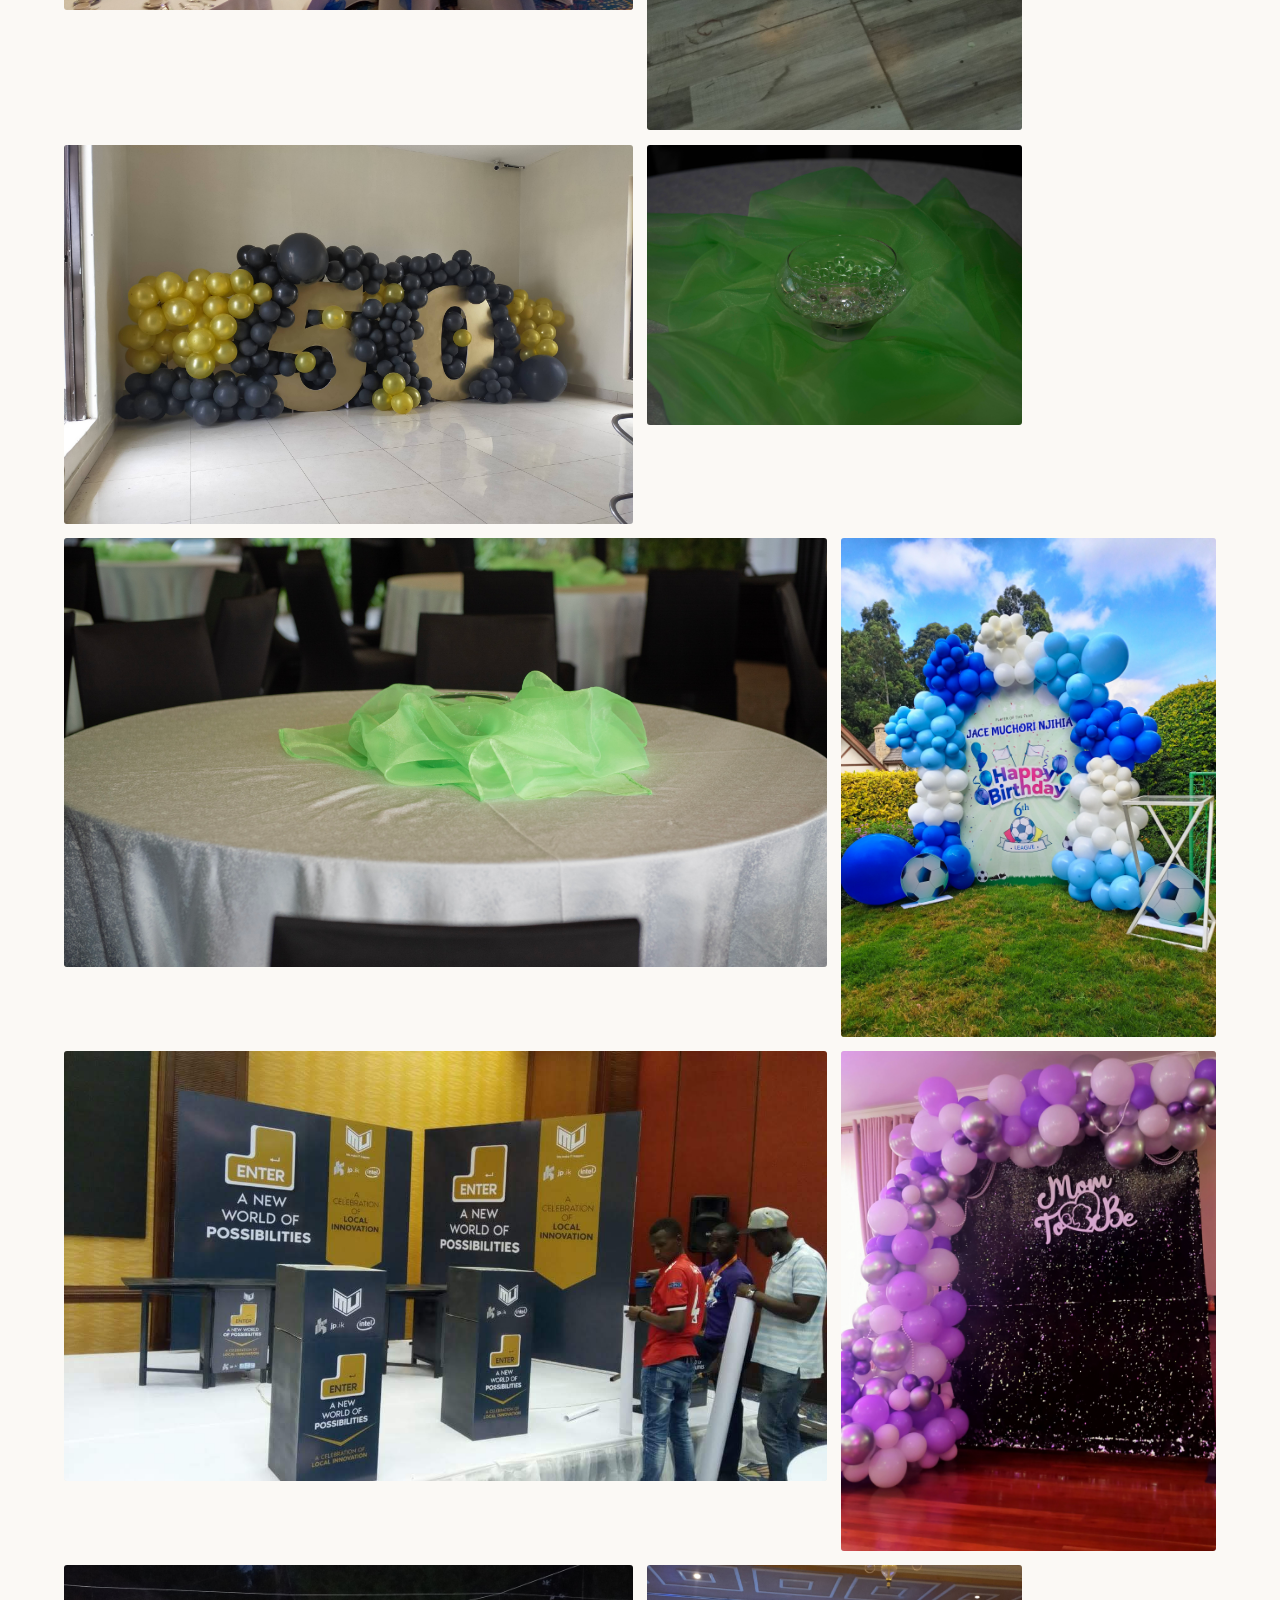
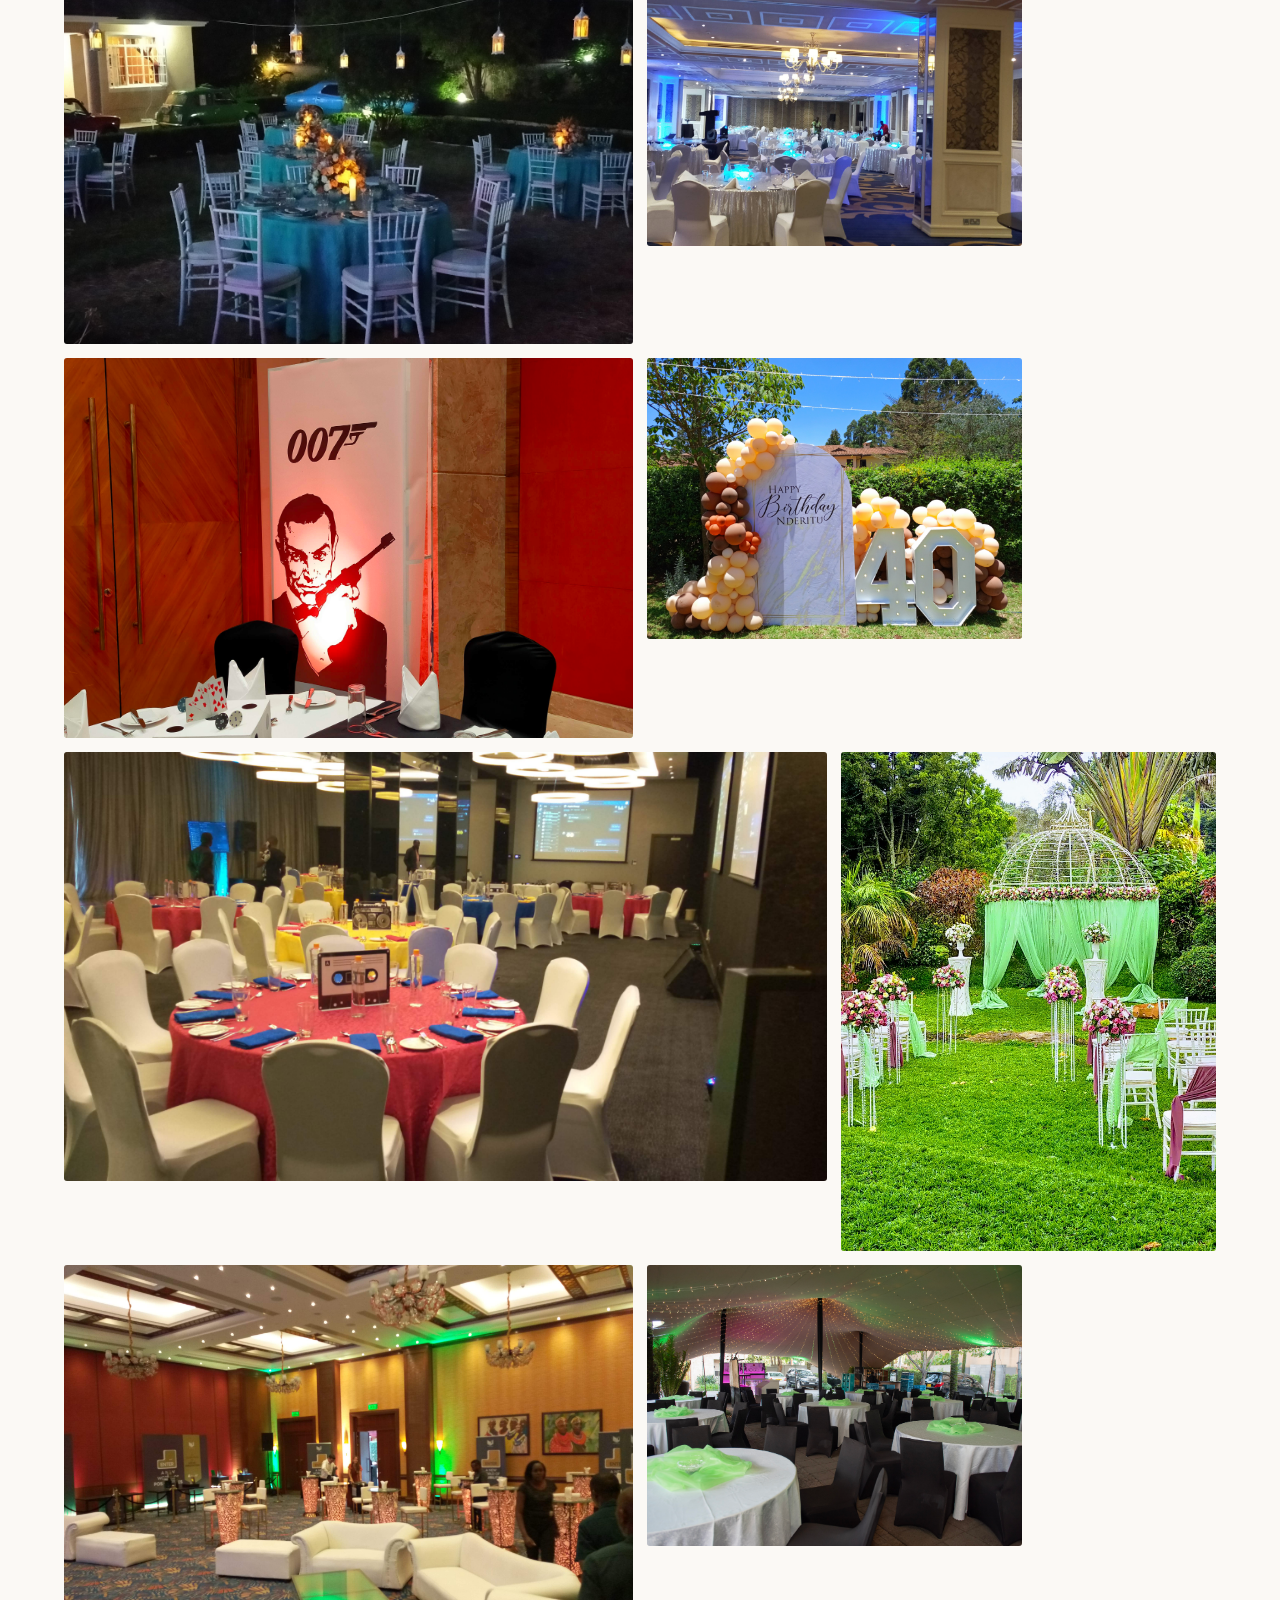
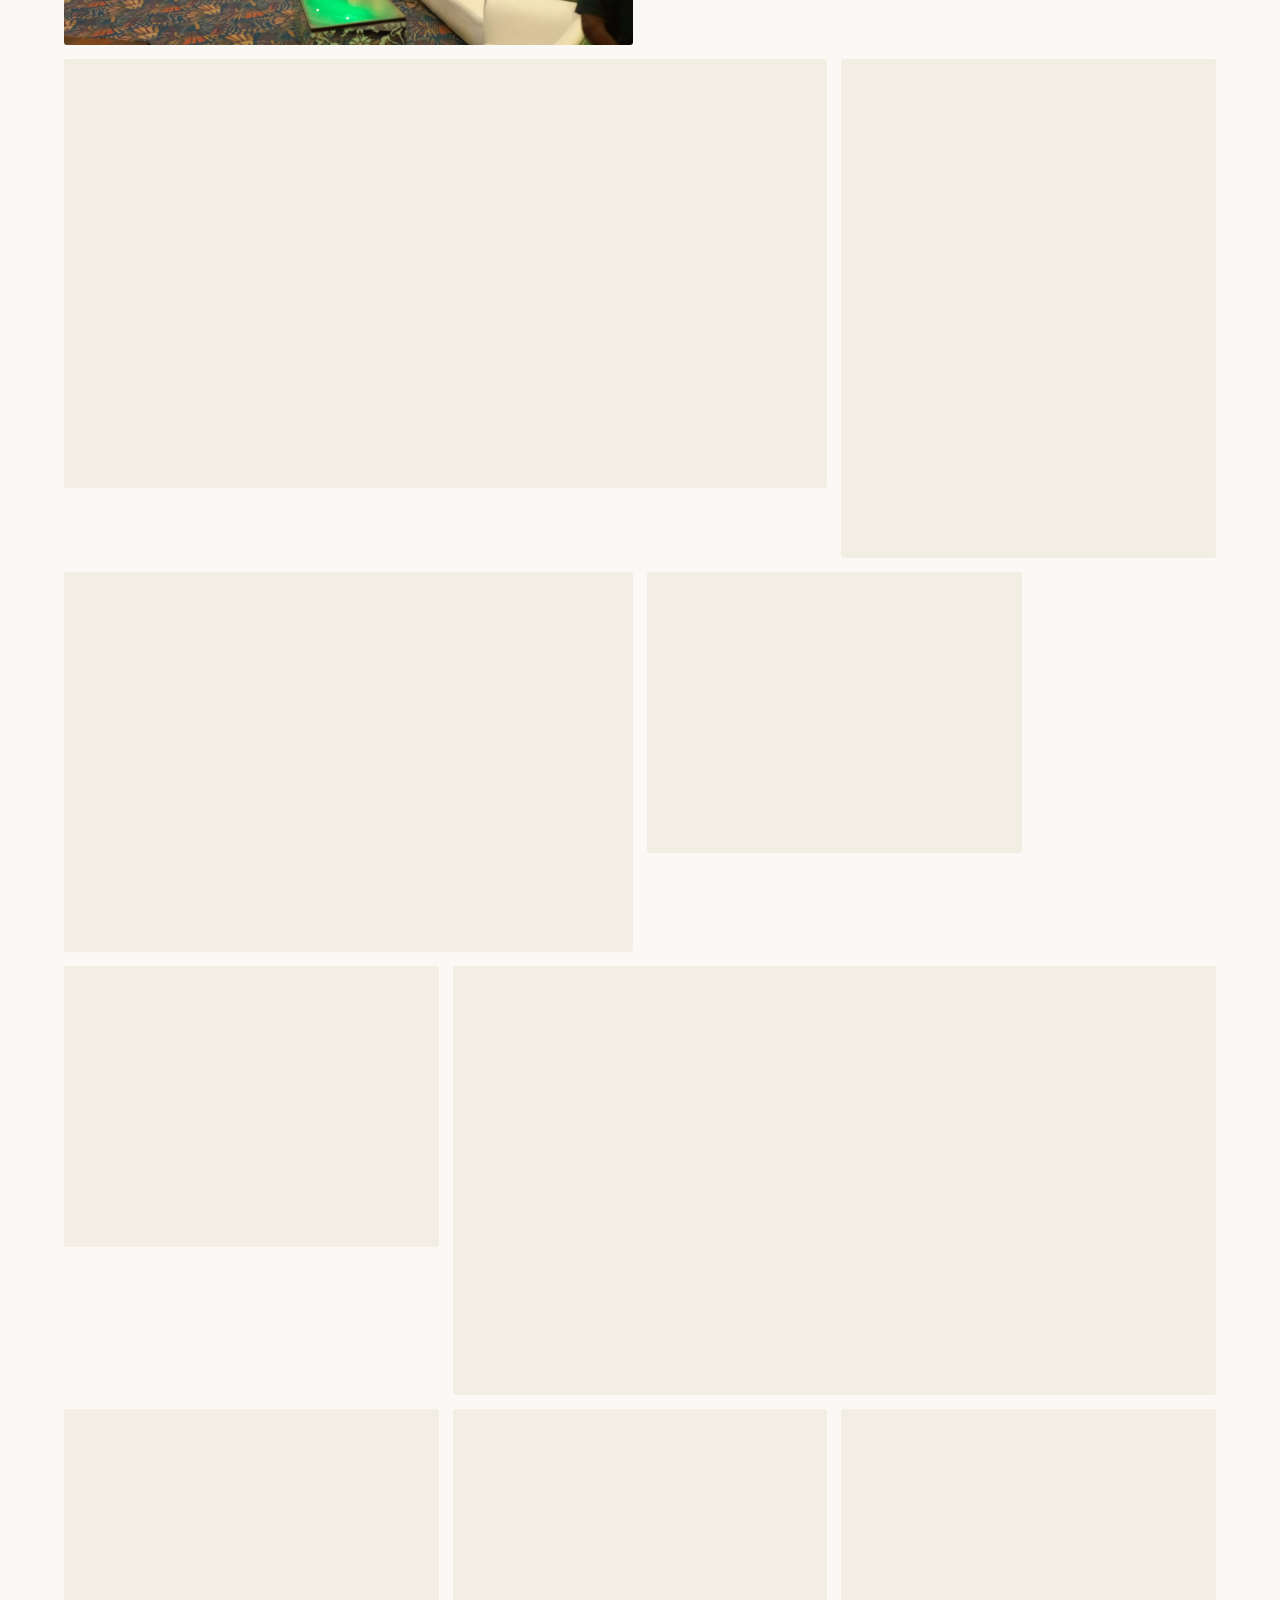
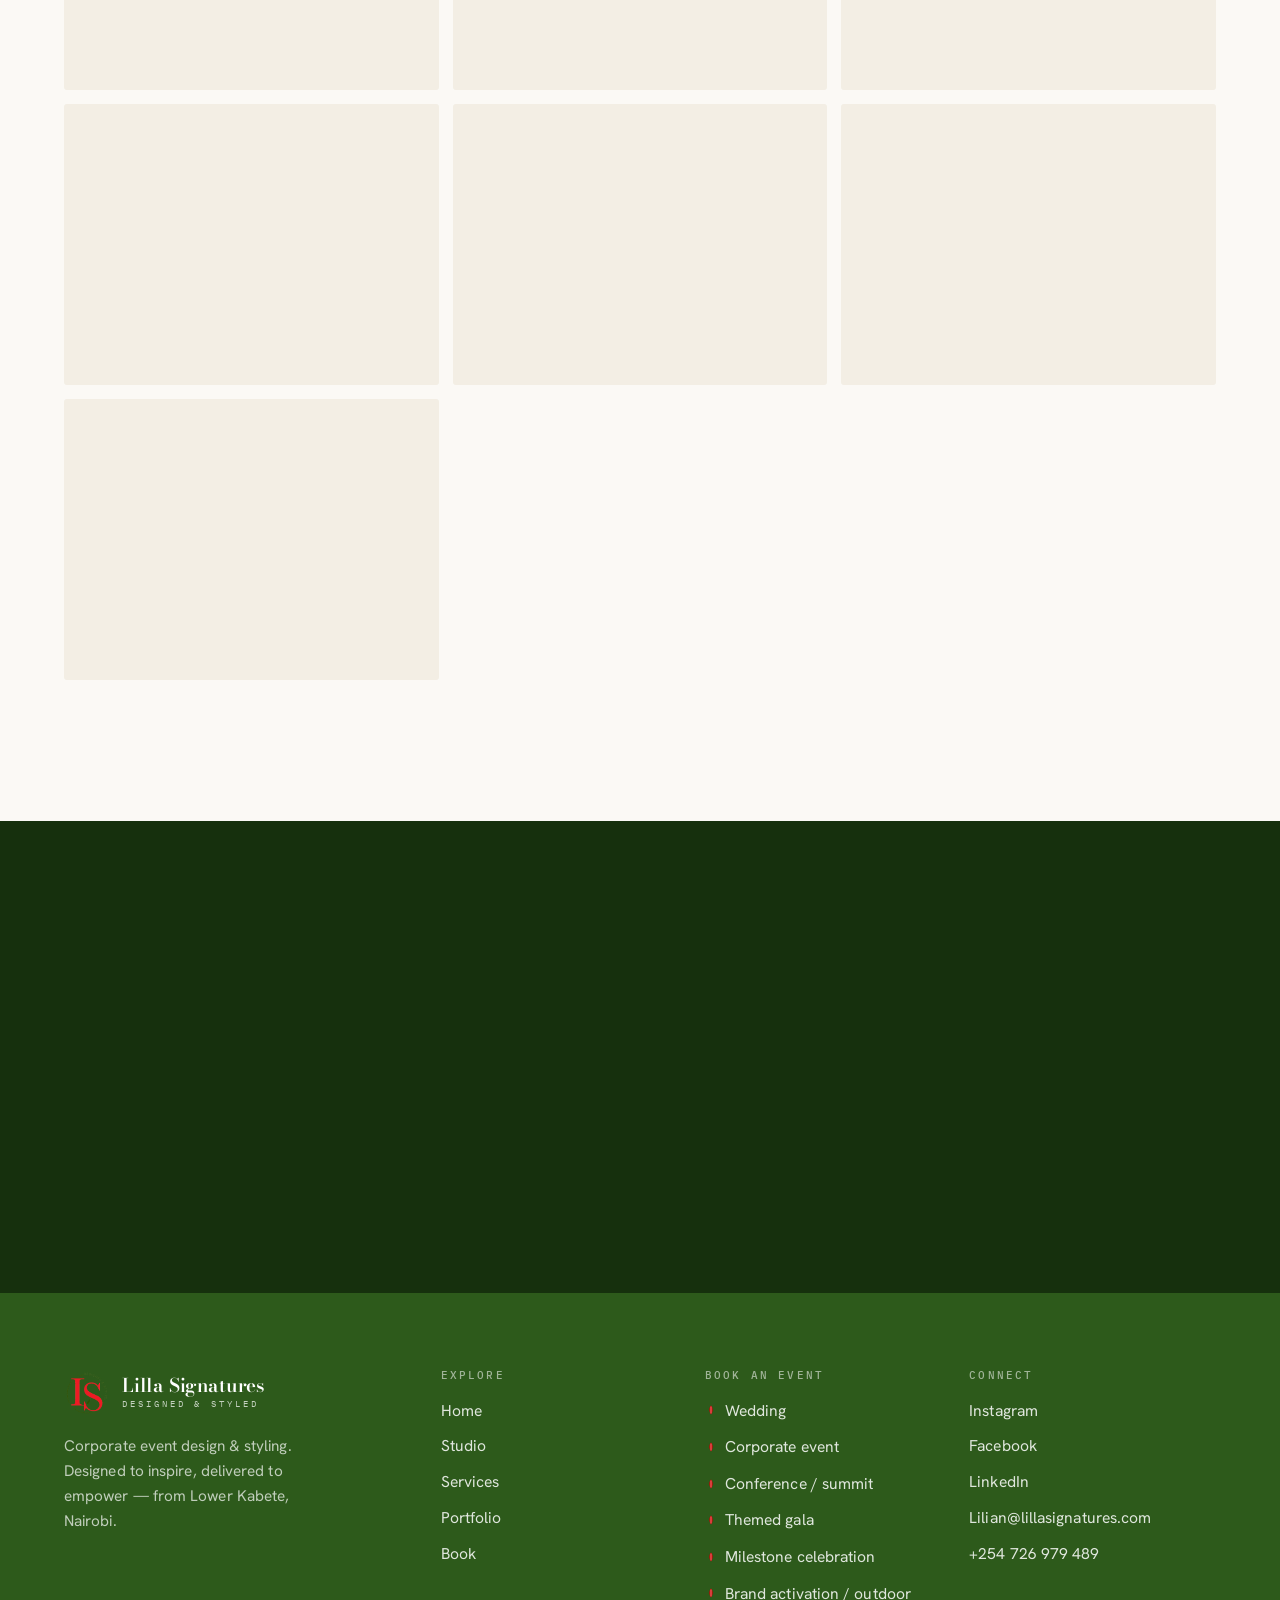
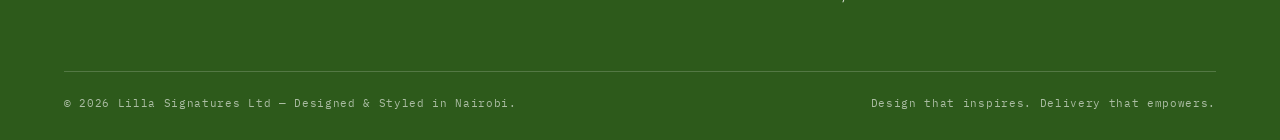
<file: portfolio.html>
<!DOCTYPE html>
<html lang="en">
<head>
<meta charset="UTF-8" />
<meta name="viewport" content="width=device-width, initial-scale=1.0" />
<title>Portfolio — Lilla Signatures</title>
<meta name="description" content="Selected event design and styling work by Lilla Signatures — corporate events, conferences, themed galas, weddings, milestone celebrations and outdoor activations across Nairobi." />
<link rel="preconnect" href="https://fonts.googleapis.com" />
<link rel="preconnect" href="https://fonts.gstatic.com" crossorigin />
<link href="https://fonts.googleapis.com/css2?family=Bodoni+Moda:ital,opsz,wght@0,6..96,400..700;1,6..96,400..600&family=Hanken+Grotesk:wght@300;400;500;600;700&family=IBM+Plex+Mono:wght@400;500&display=swap" rel="stylesheet" />
<link rel="stylesheet" href="assets/css/styles.css?v=25c57833cc" />
</head>
<body>
<a class="skip-link" href="#work">Skip to portfolio</a>

<header class="nav at-top">
  <a class="brand" href="index.html" aria-label="Lilla Signatures — home">
    <img src="assets/img/logo-mark.png" alt="Lilla Signatures monogram" />
    <span class="wordmark"><b>Lilla Signatures</b><span>Designed &amp; Styled</span></span>
  </a>
  <nav class="nav-links" aria-label="Primary">
    <a href="index.html">Home</a>
    <a href="studio.html">Studio</a>
    <a href="services.html">Services</a>
    <a href="portfolio.html" class="active" aria-current="page">Portfolio</a>
    <a href="booking.html">Book</a>
  </nav>
  <div class="nav-actions"><a class="btn btn--ghost" href="booking.html">Book an event <span class="arr">→</span></a></div>
  <button class="nav-toggle" aria-label="Open menu" aria-expanded="false" aria-controls="mobile-menu"><span></span></button>
</header>
<div class="mobile-menu" id="mobile-menu">
  <a href="index.html"><span class="n">01</span> Home</a>
  <a href="studio.html"><span class="n">02</span> Studio</a>
  <a href="services.html"><span class="n">03</span> Services</a>
  <a href="portfolio.html"><span class="n">04</span> Portfolio</a>
  <a href="booking.html"><span class="n">05</span> Book</a>
  <div class="mm-foot">Lower Kabete, Nairobi<br />+254 726 979 489<br />Lilian@lillasignatures.com</div>
</div>

<!-- ============ PAGE HEADER ============ -->
<header class="page-header">
  <div class="ph-media"><img src="assets/img/wedding-reception.jpg" alt="" /></div>
  <p class="crumbs"><a href="index.html">Home</a><span class="sep">/</span>Portfolio</p>
  <h1>The portfolio.</h1>
  <p class="ph-sub">A few of the rooms we’ve built. Filter by the kind of event you’re planning — tap any frame to look closer.</p>
</header>

<main id="work">
  <section class="section portfolio">
    <div class="wrap">
      <div class="filters reveal" role="group" aria-label="Filter portfolio by event type">
        <button class="filter" data-filter="all" aria-pressed="true"><svg class="leaf" viewBox="0 0 24 24" aria-hidden="true"><path class="blade" d="M12 3c4.5 4 4.5 13 0 18-4.5-5-4.5-14 0-18z"/><path class="rib" d="M12 5v14"/></svg>All <span class="cnt"></span></button>
        <button class="filter" data-filter="corporate" aria-pressed="false"><svg class="leaf" viewBox="0 0 24 24" aria-hidden="true"><path class="blade" d="M12 3c4.5 4 4.5 13 0 18-4.5-5-4.5-14 0-18z"/><path class="rib" d="M12 5v14"/></svg>Corporate <span class="cnt"></span></button>
        <button class="filter" data-filter="conferences" aria-pressed="false"><svg class="leaf" viewBox="0 0 24 24" aria-hidden="true"><path class="blade" d="M12 3c4.5 4 4.5 13 0 18-4.5-5-4.5-14 0-18z"/><path class="rib" d="M12 5v14"/></svg>Conferences <span class="cnt"></span></button>
        <button class="filter" data-filter="galas" aria-pressed="false"><svg class="leaf" viewBox="0 0 24 24" aria-hidden="true"><path class="blade" d="M12 3c4.5 4 4.5 13 0 18-4.5-5-4.5-14 0-18z"/><path class="rib" d="M12 5v14"/></svg>Themed Galas <span class="cnt"></span></button>
        <button class="filter" data-filter="weddings" aria-pressed="false"><svg class="leaf" viewBox="0 0 24 24" aria-hidden="true"><path class="blade" d="M12 3c4.5 4 4.5 13 0 18-4.5-5-4.5-14 0-18z"/><path class="rib" d="M12 5v14"/></svg>Weddings <span class="cnt"></span></button>
        <button class="filter" data-filter="birthdays" aria-pressed="false"><svg class="leaf" viewBox="0 0 24 24" aria-hidden="true"><path class="blade" d="M12 3c4.5 4 4.5 13 0 18-4.5-5-4.5-14 0-18z"/><path class="rib" d="M12 5v14"/></svg>Birthdays <span class="cnt"></span></button>
        <button class="filter" data-filter="outdoor" aria-pressed="false"><svg class="leaf" viewBox="0 0 24 24" aria-hidden="true"><path class="blade" d="M12 3c4.5 4 4.5 13 0 18-4.5-5-4.5-14 0-18z"/><path class="rib" d="M12 5v14"/></svg>Outdoor <span class="cnt"></span></button>
      </div>

      <div class="mosaic reveal" data-d="1">
        <figure class="tile tile--wide" data-cat="corporate" data-title="An Evening in Green" data-cat-label="Corporate Gala · Vivo Energy" tabindex="0" role="button" aria-label="An Evening in Green — open image">
          <img src="assets/img/hero.jpg" data-full="assets/img/hero.jpg" alt="Fairy-lit stretch tent over white-clothed round tables with green organza centrepieces" loading="lazy" />
          <figcaption class="tile-ov"><span class="tile-cat"><svg class="leaf" viewBox="0 0 24 24" aria-hidden="true"><path class="blade" d="M12 3c4.5 4 4.5 13 0 18-4.5-5-4.5-14 0-18z"/><path class="rib" d="M12 5v14"/></svg>Corporate Gala</span><span class="tile-title">An Evening in Green</span></figcaption>
          <span class="tile-plus" aria-hidden="true"></span>
        </figure>
        <figure class="tile tile--tall" data-cat="galas" data-title="007 — Licence to Host" data-cat-label="Themed Gala · DPO Group" tabindex="0" role="button" aria-label="007 Licence to Host — open image">
          <img src="assets/img/gala-007-2.jpg" data-full="assets/img/gala-007-2.jpg" alt="James Bond 007 themed gala backdrop for DPO Group with oversized dice props" loading="lazy" />
          <figcaption class="tile-ov"><span class="tile-cat"><svg class="leaf" viewBox="0 0 24 24" aria-hidden="true"><path class="blade" d="M12 3c4.5 4 4.5 13 0 18-4.5-5-4.5-14 0-18z"/><path class="rib" d="M12 5v14"/></svg>Themed Gala</span><span class="tile-title">007 — Licence to Host</span></figcaption>
          <span class="tile-plus" aria-hidden="true"></span>
        </figure>
        <figure class="tile tile--big" data-cat="conferences" data-title="SYSPRO Manufacturing Summit" data-cat-label="Conference · SYSPRO Kenya" tabindex="0" role="button" aria-label="SYSPRO Manufacturing Summit — open image">
          <img src="assets/img/conf-syspro-1.jpg" data-full="assets/img/conf-syspro-1.jpg" alt="Conference main stage with SYSPRO branded backdrops, white swivel chairs and blue-sashed banquet tables" loading="lazy" />
          <figcaption class="tile-ov"><span class="tile-cat"><svg class="leaf" viewBox="0 0 24 24" aria-hidden="true"><path class="blade" d="M12 3c4.5 4 4.5 13 0 18-4.5-5-4.5-14 0-18z"/><path class="rib" d="M12 5v14"/></svg>Conference</span><span class="tile-title">SYSPRO Manufacturing Summit</span></figcaption>
          <span class="tile-plus" aria-hidden="true"></span>
        </figure>
        <figure class="tile tile--tall" data-cat="weddings" data-title="Candlelight on Oak" data-cat-label="Wedding · Styling Detail" tabindex="0" role="button" aria-label="Candlelight on Oak — open image">
          <img src="assets/img/wedding-candles.jpg" data-full="assets/img/wedding-candles.jpg" alt="Pillar candles in glass on log rounds, wrapped in ivy, at the foot of a staircase" loading="lazy" />
          <figcaption class="tile-ov"><span class="tile-cat"><svg class="leaf" viewBox="0 0 24 24" aria-hidden="true"><path class="blade" d="M12 3c4.5 4 4.5 13 0 18-4.5-5-4.5-14 0-18z"/><path class="rib" d="M12 5v14"/></svg>Wedding</span><span class="tile-title">Candlelight on Oak</span></figcaption>
          <span class="tile-plus" aria-hidden="true"></span>
        </figure>
        <figure class="tile tile--big" data-cat="birthdays" data-title="Fifty, in Black &amp; Gold" data-cat-label="Milestone Birthday" tabindex="0" role="button" aria-label="Fifty in Black and Gold — open image">
          <img src="assets/img/birthday-50.jpg" data-full="assets/img/birthday-50.jpg" alt="Large gold 50 numerals framed by a black-and-gold organic balloon garland" loading="lazy" />
          <figcaption class="tile-ov"><span class="tile-cat"><svg class="leaf" viewBox="0 0 24 24" aria-hidden="true"><path class="blade" d="M12 3c4.5 4 4.5 13 0 18-4.5-5-4.5-14 0-18z"/><path class="rib" d="M12 5v14"/></svg>Milestone</span><span class="tile-title">Fifty, in Black &amp; Gold</span></figcaption>
          <span class="tile-plus" aria-hidden="true"></span>
        </figure>
        <figure class="tile" data-cat="corporate" data-title="Organza &amp; Glass" data-cat-label="Corporate · Tablescape" tabindex="0" role="button" aria-label="Organza and Glass — open image">
          <img src="assets/img/corporate-green-fishbowl.jpg" data-full="assets/img/corporate-green-fishbowl.jpg" alt="Glass bowl of gel beads set into folds of vivid green organza on a dark table" loading="lazy" />
          <figcaption class="tile-ov"><span class="tile-cat"><svg class="leaf" viewBox="0 0 24 24" aria-hidden="true"><path class="blade" d="M12 3c4.5 4 4.5 13 0 18-4.5-5-4.5-14 0-18z"/><path class="rib" d="M12 5v14"/></svg>Tablescape</span><span class="tile-title">Organza &amp; Glass</span></figcaption>
          <span class="tile-plus" aria-hidden="true"></span>
        </figure>
        <figure class="tile tile--wide" data-cat="outdoor" data-title="Red Carpet Arrival" data-cat-label="Outdoor · Stretch Tent" tabindex="0" role="button" aria-label="Red Carpet Arrival — open image">
          <img src="assets/img/outdoor-redcarpet-1.jpg" data-full="assets/img/outdoor-redcarpet-1.jpg" alt="Red carpet leading to a stretch tent flanked by palm trees, with a branded step-and-repeat wall" loading="lazy" />
          <figcaption class="tile-ov"><span class="tile-cat"><svg class="leaf" viewBox="0 0 24 24" aria-hidden="true"><path class="blade" d="M12 3c4.5 4 4.5 13 0 18-4.5-5-4.5-14 0-18z"/><path class="rib" d="M12 5v14"/></svg>Outdoor</span><span class="tile-title">Red Carpet Arrival</span></figcaption>
          <span class="tile-plus" aria-hidden="true"></span>
        </figure>
        <figure class="tile tile--tall" data-cat="birthdays" data-title="Player of the Year Turns Six" data-cat-label="Kids’ Birthday" tabindex="0" role="button" aria-label="Player of the Year Turns Six — open image">
          <img src="assets/img/birthday-football.jpg" data-full="assets/img/birthday-football.jpg" alt="Football-themed birthday balloon arch in blues and white on a sunny lawn" loading="lazy" />
          <figcaption class="tile-ov"><span class="tile-cat"><svg class="leaf" viewBox="0 0 24 24" aria-hidden="true"><path class="blade" d="M12 3c4.5 4 4.5 13 0 18-4.5-5-4.5-14 0-18z"/><path class="rib" d="M12 5v14"/></svg>Birthday</span><span class="tile-title">Player of the Year Turns Six</span></figcaption>
          <span class="tile-plus" aria-hidden="true"></span>
        </figure>
        <figure class="tile tile--wide" data-cat="conferences" data-title="Enter — A New World of Possibilities" data-cat-label="Conference · Intel &amp; jp.ik" tabindex="0" role="button" aria-label="Enter A New World of Possibilities — open image">
          <img src="assets/img/conf-enter-setup.jpg" data-full="assets/img/conf-enter-setup.jpg" alt="Branded ENTER conference set pieces reading A New World of Possibilities being assembled on stage" loading="lazy" />
          <figcaption class="tile-ov"><span class="tile-cat"><svg class="leaf" viewBox="0 0 24 24" aria-hidden="true"><path class="blade" d="M12 3c4.5 4 4.5 13 0 18-4.5-5-4.5-14 0-18z"/><path class="rib" d="M12 5v14"/></svg>Conference</span><span class="tile-title">Enter — A New World of Possibilities</span></figcaption>
          <span class="tile-plus" aria-hidden="true"></span>
        </figure>
        <figure class="tile tile--tall" data-cat="birthdays" data-title="Mom-To-Be" data-cat-label="Baby Shower" tabindex="0" role="button" aria-label="Mom To Be — open image">
          <img src="assets/img/birthday-momtobe.jpg" data-full="assets/img/birthday-momtobe.jpg" alt="Purple and silver balloon arch around a black sequin backdrop reading Mom To Be" loading="lazy" />
          <figcaption class="tile-ov"><span class="tile-cat"><svg class="leaf" viewBox="0 0 24 24" aria-hidden="true"><path class="blade" d="M12 3c4.5 4 4.5 13 0 18-4.5-5-4.5-14 0-18z"/><path class="rib" d="M12 5v14"/></svg>Baby Shower</span><span class="tile-title">Mom-To-Be</span></figcaption>
          <span class="tile-plus" aria-hidden="true"></span>
        </figure>
        <figure class="tile tile--big" data-cat="weddings" data-title="Lantern-Lit Reception" data-cat-label="Garden Wedding" tabindex="0" role="button" aria-label="Lantern-Lit Reception — open image">
          <img src="assets/img/wedding-reception.jpg" data-full="assets/img/wedding-reception.jpg" alt="Outdoor evening reception with teal-clothed round tables under hanging lanterns and string lights" loading="lazy" />
          <figcaption class="tile-ov"><span class="tile-cat"><svg class="leaf" viewBox="0 0 24 24" aria-hidden="true"><path class="blade" d="M12 3c4.5 4 4.5 13 0 18-4.5-5-4.5-14 0-18z"/><path class="rib" d="M12 5v14"/></svg>Garden Wedding</span><span class="tile-title">Lantern-Lit Reception</span></figcaption>
          <span class="tile-plus" aria-hidden="true"></span>
        </figure>
        <figure class="tile" data-cat="corporate" data-title="Blue Hour Ballroom" data-cat-label="Corporate Dinner" tabindex="0" role="button" aria-label="Blue Hour Ballroom — open image">
          <img src="assets/img/corporate-blue-ballroom.jpg" data-full="assets/img/corporate-blue-ballroom.jpg" alt="Hotel ballroom with silver-sequinned round tables, white chairs and blue uplighting" loading="lazy" />
          <figcaption class="tile-ov"><span class="tile-cat"><svg class="leaf" viewBox="0 0 24 24" aria-hidden="true"><path class="blade" d="M12 3c4.5 4 4.5 13 0 18-4.5-5-4.5-14 0-18z"/><path class="rib" d="M12 5v14"/></svg>Corporate Dinner</span><span class="tile-title">Blue Hour Ballroom</span></figcaption>
          <span class="tile-plus" aria-hidden="true"></span>
        </figure>
        <figure class="tile tile--big" data-cat="galas" data-title="Casino Royale" data-cat-label="Themed Gala" tabindex="0" role="button" aria-label="Casino Royale — open image">
          <img src="assets/img/gala-007-1.jpg" data-full="assets/img/gala-007-1.jpg" alt="Ballroom dressed for a 007 casino night with oversized dice centrepieces and a spotlit Bond standee" loading="lazy" />
          <figcaption class="tile-ov"><span class="tile-cat"><svg class="leaf" viewBox="0 0 24 24" aria-hidden="true"><path class="blade" d="M12 3c4.5 4 4.5 13 0 18-4.5-5-4.5-14 0-18z"/><path class="rib" d="M12 5v14"/></svg>Themed Gala</span><span class="tile-title">Casino Royale</span></figcaption>
          <span class="tile-plus" aria-hidden="true"></span>
        </figure>
        <figure class="tile tile--wide" data-cat="galas" data-title="Rewind — A Decade Throwback" data-cat-label="Themed Party" tabindex="0" role="button" aria-label="Rewind A Decade Throwback — open image">
          <img src="assets/img/gala-retro-1.jpg" data-full="assets/img/gala-retro-1.jpg" alt="Retro-themed banquet with red, yellow and blue linens and boombox and cassette centrepieces" loading="lazy" />
          <figcaption class="tile-ov"><span class="tile-cat"><svg class="leaf" viewBox="0 0 24 24" aria-hidden="true"><path class="blade" d="M12 3c4.5 4 4.5 13 0 18-4.5-5-4.5-14 0-18z"/><path class="rib" d="M12 5v14"/></svg>Themed Party</span><span class="tile-title">Rewind — A Decade Throwback</span></figcaption>
          <span class="tile-plus" aria-hidden="true"></span>
        </figure>
        <figure class="tile" data-cat="birthdays" data-title="Forty, Al Fresco" data-cat-label="Milestone Birthday" tabindex="0" role="button" aria-label="Forty Al Fresco — open image">
          <img src="assets/img/birthday-40.jpg" data-full="assets/img/birthday-40.jpg" alt="Outdoor 40th birthday backdrop with a marble arch and warm peach and brown balloon garland" loading="lazy" />
          <figcaption class="tile-ov"><span class="tile-cat"><svg class="leaf" viewBox="0 0 24 24" aria-hidden="true"><path class="blade" d="M12 3c4.5 4 4.5 13 0 18-4.5-5-4.5-14 0-18z"/><path class="rib" d="M12 5v14"/></svg>Milestone</span><span class="tile-title">Forty, Al Fresco</span></figcaption>
          <span class="tile-plus" aria-hidden="true"></span>
        </figure>
        <figure class="tile tile--tall" data-cat="weddings" data-title="The Greenhouse Vows" data-cat-label="Garden Wedding" tabindex="0" role="button" aria-label="The Greenhouse Vows — open image">
          <img src="assets/img/wedding-gazebo.jpg" data-full="assets/img/wedding-gazebo.jpg" alt="Garden ceremony with a domed gazebo draped in mint green, white chiavari chairs and floral aisle stands" loading="lazy" />
          <figcaption class="tile-ov"><span class="tile-cat"><svg class="leaf" viewBox="0 0 24 24" aria-hidden="true"><path class="blade" d="M12 3c4.5 4 4.5 13 0 18-4.5-5-4.5-14 0-18z"/><path class="rib" d="M12 5v14"/></svg>Garden Wedding</span><span class="tile-title">The Greenhouse Vows</span></figcaption>
          <span class="tile-plus" aria-hidden="true"></span>
        </figure>
        <figure class="tile tile--big" data-cat="conferences" data-title="Plenary Banquet" data-cat-label="Conference · Intel" tabindex="0" role="button" aria-label="Plenary Banquet — open image">
          <img src="assets/img/conf-enter-banquet.jpg" data-full="assets/img/conf-enter-banquet.jpg" alt="Banquet hall with gold-sashed white chairs facing a stage with ENTER conference branding" loading="lazy" />
          <figcaption class="tile-ov"><span class="tile-cat"><svg class="leaf" viewBox="0 0 24 24" aria-hidden="true"><path class="blade" d="M12 3c4.5 4 4.5 13 0 18-4.5-5-4.5-14 0-18z"/><path class="rib" d="M12 5v14"/></svg>Conference</span><span class="tile-title">Plenary Banquet</span></figcaption>
          <span class="tile-plus" aria-hidden="true"></span>
        </figure>
        <figure class="tile tile--wide" data-cat="weddings" data-title="The Lit Aisle" data-cat-label="Wedding Ceremony" tabindex="0" role="button" aria-label="The Lit Aisle — open image">
          <img src="assets/img/wedding-aisle.jpg" data-full="assets/img/wedding-aisle.jpg" alt="White aisle runner at dusk lined with fairy-light bundles and folding chairs" loading="lazy" />
          <figcaption class="tile-ov"><span class="tile-cat"><svg class="leaf" viewBox="0 0 24 24" aria-hidden="true"><path class="blade" d="M12 3c4.5 4 4.5 13 0 18-4.5-5-4.5-14 0-18z"/><path class="rib" d="M12 5v14"/></svg>Ceremony</span><span class="tile-title">The Lit Aisle</span></figcaption>
          <span class="tile-plus" aria-hidden="true"></span>
        </figure>
        <figure class="tile" data-cat="corporate" data-title="FCM — Discover the Alternative" data-cat-label="Corporate · Brand Seating" tabindex="0" role="button" aria-label="FCM Discover the Alternative — open image">
          <img src="assets/img/corporate-fcm-stage.jpg" data-full="assets/img/corporate-fcm-stage.jpg" alt="Row of gold-framed cream armchairs with FCM branded plinths beneath fairy-lit tent drapery" loading="lazy" />
          <figcaption class="tile-ov"><span class="tile-cat"><svg class="leaf" viewBox="0 0 24 24" aria-hidden="true"><path class="blade" d="M12 3c4.5 4 4.5 13 0 18-4.5-5-4.5-14 0-18z"/><path class="rib" d="M12 5v14"/></svg>Corporate</span><span class="tile-title">FCM — Discover the Alternative</span></figcaption>
          <span class="tile-plus" aria-hidden="true"></span>
        </figure>
        <figure class="tile tile--tall" data-cat="galas" data-title="TRACE Activation" data-cat-label="Brand Activation" tabindex="0" role="button" aria-label="TRACE Activation — open image">
          <img src="assets/img/gala-trace.jpg" data-full="assets/img/gala-trace.jpg" alt="Cocktail tables in black spandex with orange roses against a bold orange TRACE-branded wall" loading="lazy" />
          <figcaption class="tile-ov"><span class="tile-cat"><svg class="leaf" viewBox="0 0 24 24" aria-hidden="true"><path class="blade" d="M12 3c4.5 4 4.5 13 0 18-4.5-5-4.5-14 0-18z"/><path class="rib" d="M12 5v14"/></svg>Brand Activation</span><span class="tile-title">TRACE Activation</span></figcaption>
          <span class="tile-plus" aria-hidden="true"></span>
        </figure>
        <figure class="tile tile--big" data-cat="outdoor" data-title="Stretch-Tent Statement" data-cat-label="Outdoor Event" tabindex="0" role="button" aria-label="Stretch-Tent Statement — open image">
          <img src="assets/img/outdoor-redcarpet-2.jpg" data-full="assets/img/outdoor-redcarpet-2.jpg" alt="Wide view of a black stretch tent with green uplighting among palm trees, red carpet in foreground" loading="lazy" />
          <figcaption class="tile-ov"><span class="tile-cat"><svg class="leaf" viewBox="0 0 24 24" aria-hidden="true"><path class="blade" d="M12 3c4.5 4 4.5 13 0 18-4.5-5-4.5-14 0-18z"/><path class="rib" d="M12 5v14"/></svg>Outdoor</span><span class="tile-title">Stretch-Tent Statement</span></figcaption>
          <span class="tile-plus" aria-hidden="true"></span>
        </figure>
        <figure class="tile" data-cat="birthdays" data-title="Talk 30 To Me" data-cat-label="Milestone Birthday" tabindex="0" role="button" aria-label="Talk 30 To Me — open image">
          <img src="assets/img/birthday-30.jpg" data-full="assets/img/birthday-30.jpg" alt="Stylish 30th birthday corner with navy, red and gold balloons, marquee 30 letters and gold tableware" loading="lazy" />
          <figcaption class="tile-ov"><span class="tile-cat"><svg class="leaf" viewBox="0 0 24 24" aria-hidden="true"><path class="blade" d="M12 3c4.5 4 4.5 13 0 18-4.5-5-4.5-14 0-18z"/><path class="rib" d="M12 5v14"/></svg>Milestone</span><span class="tile-title">Talk 30 To Me</span></figcaption>
          <span class="tile-plus" aria-hidden="true"></span>
        </figure>
        <figure class="tile" data-cat="conferences" data-title="Networking Lounge" data-cat-label="Conference Lounge" tabindex="0" role="button" aria-label="Networking Lounge — open image">
          <img src="assets/img/conf-enter-lounge.jpg" data-full="assets/img/conf-enter-lounge.jpg" alt="Conference networking lounge with white sofas, lit cocktail tables and red and green uplighting" loading="lazy" />
          <figcaption class="tile-ov"><span class="tile-cat"><svg class="leaf" viewBox="0 0 24 24" aria-hidden="true"><path class="blade" d="M12 3c4.5 4 4.5 13 0 18-4.5-5-4.5-14 0-18z"/><path class="rib" d="M12 5v14"/></svg>Conference</span><span class="tile-title">Networking Lounge</span></figcaption>
          <span class="tile-plus" aria-hidden="true"></span>
        </figure>
        <figure class="tile tile--wide" data-cat="outdoor" data-title="Garden Aerial" data-cat-label="Outdoor Wedding" tabindex="0" role="button" aria-label="Garden Aerial — open image">
          <img src="assets/img/outdoor-aerial.jpg" data-full="assets/img/outdoor-aerial.jpg" alt="Aerial view of a garden wedding with teal round tables and a ceremony aisle on a manicured lawn" loading="lazy" />
          <figcaption class="tile-ov"><span class="tile-cat"><svg class="leaf" viewBox="0 0 24 24" aria-hidden="true"><path class="blade" d="M12 3c4.5 4 4.5 13 0 18-4.5-5-4.5-14 0-18z"/><path class="rib" d="M12 5v14"/></svg>Outdoor Wedding</span><span class="tile-title">Garden Aerial</span></figcaption>
          <span class="tile-plus" aria-hidden="true"></span>
        </figure>
        <figure class="tile" data-cat="birthdays" data-title="Twin Gold Turns Two" data-cat-label="Milestone Birthday" tabindex="0" role="button" aria-label="Twin Gold Turns Two — open image">
          <img src="assets/img/birthday-turns2.jpg" data-full="assets/img/birthday-turns2.jpg" alt="Elegant 2nd birthday stage with white plinths, gold lettering and peach and gold balloon clusters" loading="lazy" />
          <figcaption class="tile-ov"><span class="tile-cat"><svg class="leaf" viewBox="0 0 24 24" aria-hidden="true"><path class="blade" d="M12 3c4.5 4 4.5 13 0 18-4.5-5-4.5-14 0-18z"/><path class="rib" d="M12 5v14"/></svg>Milestone</span><span class="tile-title">Twin Gold Turns Two</span></figcaption>
          <span class="tile-plus" aria-hidden="true"></span>
        </figure>
        <figure class="tile" data-cat="corporate" data-title="Welcome Reception" data-cat-label="Corporate" tabindex="0" role="button" aria-label="Welcome Reception — open image">
          <img src="assets/img/corporate-blue-welcome.jpg" data-full="assets/img/corporate-blue-welcome.jpg" alt="Silver-sequinned banquet tables with white chairs and a welcome screen in a panelled ballroom" loading="lazy" />
          <figcaption class="tile-ov"><span class="tile-cat"><svg class="leaf" viewBox="0 0 24 24" aria-hidden="true"><path class="blade" d="M12 3c4.5 4 4.5 13 0 18-4.5-5-4.5-14 0-18z"/><path class="rib" d="M12 5v14"/></svg>Corporate</span><span class="tile-title">Welcome Reception</span></figcaption>
          <span class="tile-plus" aria-hidden="true"></span>
        </figure>
        <figure class="tile" data-cat="galas" data-title="High-Stakes Tablescape" data-cat-label="Themed Gala · Detail" tabindex="0" role="button" aria-label="High-Stakes Tablescape — open image">
          <img src="assets/img/gala-007-3.jpg" data-full="assets/img/gala-007-3.jpg" alt="Dice centrepiece topped with playing cards and casino chips on a 007 themed dining table" loading="lazy" />
          <figcaption class="tile-ov"><span class="tile-cat"><svg class="leaf" viewBox="0 0 24 24" aria-hidden="true"><path class="blade" d="M12 3c4.5 4 4.5 13 0 18-4.5-5-4.5-14 0-18z"/><path class="rib" d="M12 5v14"/></svg>Themed Detail</span><span class="tile-title">High-Stakes Tablescape</span></figcaption>
          <span class="tile-plus" aria-hidden="true"></span>
        </figure>
        <figure class="tile" data-cat="corporate" data-title="Garden Reception" data-cat-label="Corporate · Outdoor" tabindex="0" role="button" aria-label="Garden Reception — open image">
          <img src="assets/img/corporate-green-garden.jpg" data-full="assets/img/corporate-green-garden.jpg" alt="Two white-clothed round tables with green organza centrepieces and black chairs in a garden setting" loading="lazy" />
          <figcaption class="tile-ov"><span class="tile-cat"><svg class="leaf" viewBox="0 0 24 24" aria-hidden="true"><path class="blade" d="M12 3c4.5 4 4.5 13 0 18-4.5-5-4.5-14 0-18z"/><path class="rib" d="M12 5v14"/></svg>Corporate</span><span class="tile-title">Garden Reception</span></figcaption>
          <span class="tile-plus" aria-hidden="true"></span>
        </figure>
        <figure class="tile" data-cat="conferences" data-title="Awards Stage" data-cat-label="Summit" tabindex="0" role="button" aria-label="Awards Stage — open image">
          <img src="assets/img/conf-enter-stage.jpg" data-full="assets/img/conf-enter-stage.jpg" alt="Conference stage with ENTER set pieces, projection screen and stacked dice props in a carpeted ballroom" loading="lazy" />
          <figcaption class="tile-ov"><span class="tile-cat"><svg class="leaf" viewBox="0 0 24 24" aria-hidden="true"><path class="blade" d="M12 3c4.5 4 4.5 13 0 18-4.5-5-4.5-14 0-18z"/><path class="rib" d="M12 5v14"/></svg>Summit</span><span class="tile-title">Awards Stage</span></figcaption>
          <span class="tile-plus" aria-hidden="true"></span>
        </figure>
        <figure class="tile" data-cat="galas" data-title="Boombox Centerpieces" data-cat-label="Themed Detail" tabindex="0" role="button" aria-label="Boombox Centerpieces — open image">
          <img src="assets/img/gala-retro-2.jpg" data-full="assets/img/gala-retro-2.jpg" alt="Yellow-linened round table with a cardboard boombox centrepiece and red napkins" loading="lazy" />
          <figcaption class="tile-ov"><span class="tile-cat"><svg class="leaf" viewBox="0 0 24 24" aria-hidden="true"><path class="blade" d="M12 3c4.5 4 4.5 13 0 18-4.5-5-4.5-14 0-18z"/><path class="rib" d="M12 5v14"/></svg>Themed Detail</span><span class="tile-title">Boombox Centerpieces</span></figcaption>
          <span class="tile-plus" aria-hidden="true"></span>
        </figure>
        <figure class="tile" data-cat="corporate" data-title="Live Stage" data-cat-label="Brand Concert" tabindex="0" role="button" aria-label="Live Stage — open image">
          <img src="assets/img/corporate-concert.jpg" data-full="assets/img/corporate-concert.jpg" alt="Large hall with black-draped cocktail tables facing a concert stage lit in purple and red" loading="lazy" />
          <figcaption class="tile-ov"><span class="tile-cat"><svg class="leaf" viewBox="0 0 24 24" aria-hidden="true"><path class="blade" d="M12 3c4.5 4 4.5 13 0 18-4.5-5-4.5-14 0-18z"/><path class="rib" d="M12 5v14"/></svg>Brand Concert</span><span class="tile-title">Live Stage</span></figcaption>
          <span class="tile-plus" aria-hidden="true"></span>
        </figure>
      </div>
      <p class="pf-empty">No projects in this category yet — check back soon.</p>
    </div>
  </section>

  <!-- CTA -->
  <section class="section cta-band" aria-labelledby="cta-h">
    <div class="wrap">
      <span class="eyebrow eyebrow--light reveal"><svg class="leaf" viewBox="0 0 24 24" aria-hidden="true"><path class="blade" d="M12 3c4.5 4 4.5 13 0 18-4.5-5-4.5-14 0-18z"/><path class="rib" d="M12 5v14"/></svg>Like what you see?</span>
      <h2 id="cta-h" class="reveal" data-d="1">Let’s design yours next.</h2>
      <div class="cta-actions reveal" data-d="2"><a class="btn btn--crimson" href="booking.html">Book an event <span class="arr">→</span></a></div>
    </div>
  </section>
</main>

<footer class="footer">
  <div class="wrap">
    <div class="footer-top">
      <div class="footer-brand">
        <a class="brand" href="index.html" aria-label="Lilla Signatures — home">
          <img src="assets/img/logo-mark.png" alt="Lilla Signatures monogram" />
          <span class="wordmark"><b>Lilla Signatures</b><span>Designed &amp; Styled</span></span>
        </a>
        <p>Corporate event design &amp; styling. Designed to inspire, delivered to empower — from Lower Kabete, Nairobi.</p>
      </div>
      <div class="foot-col">
        <h4>Explore</h4>
        <ul><li><a href="index.html">Home</a></li><li><a href="studio.html">Studio</a></li><li><a href="services.html">Services</a></li><li><a href="portfolio.html">Portfolio</a></li><li><a href="booking.html">Book</a></li></ul>
      </div>
      <div class="foot-col">
        <h4>Book an event</h4>
        <ul>
          <li><a href="booking.html?type=wedding"><svg class="leaf" viewBox="0 0 24 24" aria-hidden="true"><path class="blade" d="M12 3c4.5 4 4.5 13 0 18-4.5-5-4.5-14 0-18z"/><path class="rib" d="M12 5v14"/></svg>Wedding</a></li>
          <li><a href="booking.html?type=corporate"><svg class="leaf" viewBox="0 0 24 24" aria-hidden="true"><path class="blade" d="M12 3c4.5 4 4.5 13 0 18-4.5-5-4.5-14 0-18z"/><path class="rib" d="M12 5v14"/></svg>Corporate event</a></li>
          <li><a href="booking.html?type=conference"><svg class="leaf" viewBox="0 0 24 24" aria-hidden="true"><path class="blade" d="M12 3c4.5 4 4.5 13 0 18-4.5-5-4.5-14 0-18z"/><path class="rib" d="M12 5v14"/></svg>Conference / summit</a></li>
          <li><a href="booking.html?type=gala"><svg class="leaf" viewBox="0 0 24 24" aria-hidden="true"><path class="blade" d="M12 3c4.5 4 4.5 13 0 18-4.5-5-4.5-14 0-18z"/><path class="rib" d="M12 5v14"/></svg>Themed gala</a></li>
          <li><a href="booking.html?type=milestone"><svg class="leaf" viewBox="0 0 24 24" aria-hidden="true"><path class="blade" d="M12 3c4.5 4 4.5 13 0 18-4.5-5-4.5-14 0-18z"/><path class="rib" d="M12 5v14"/></svg>Milestone celebration</a></li>
          <li><a href="booking.html?type=outdoor"><svg class="leaf" viewBox="0 0 24 24" aria-hidden="true"><path class="blade" d="M12 3c4.5 4 4.5 13 0 18-4.5-5-4.5-14 0-18z"/><path class="rib" d="M12 5v14"/></svg>Brand activation / outdoor</a></li>
        </ul>
      </div>
      <div class="foot-col">
        <h4>Connect</h4>
        <ul><li><a href="#">Instagram</a></li><li><a href="#">Facebook</a></li><li><a href="#">LinkedIn</a></li><li><a href="mailto:Lilian@lillasignatures.com">Lilian@lillasignatures.com</a></li><li><a href="tel:+254726979489">+254 726 979 489</a></li></ul>
      </div>
    </div>
    <div class="footer-bottom">
      <p>© <span data-year>2025</span> Lilla Signatures Ltd — Designed &amp; Styled in Nairobi.</p>
      <p>Design that inspires. Delivery that empowers.</p>
    </div>
  </div>
</footer>

<div class="lightbox" role="dialog" aria-modal="true" aria-label="Project image viewer">
  <span class="lb-count"></span>
  <button class="lb-close" aria-label="Close viewer">×</button>
  <button class="lb-btn lb-prev" aria-label="Previous">‹</button>
  <button class="lb-btn lb-next" aria-label="Next">›</button>
  <div class="lb-stage">
    <div class="lb-imgwrap"><img src="[data-uri]" alt="" /></div>
    <div class="lb-cap"><span class="t"></span><span class="c"></span></div>
  </div>
</div>

<script src="assets/js/main.js?v=9ec1775acf"></script>
</body>
</html>
</file>
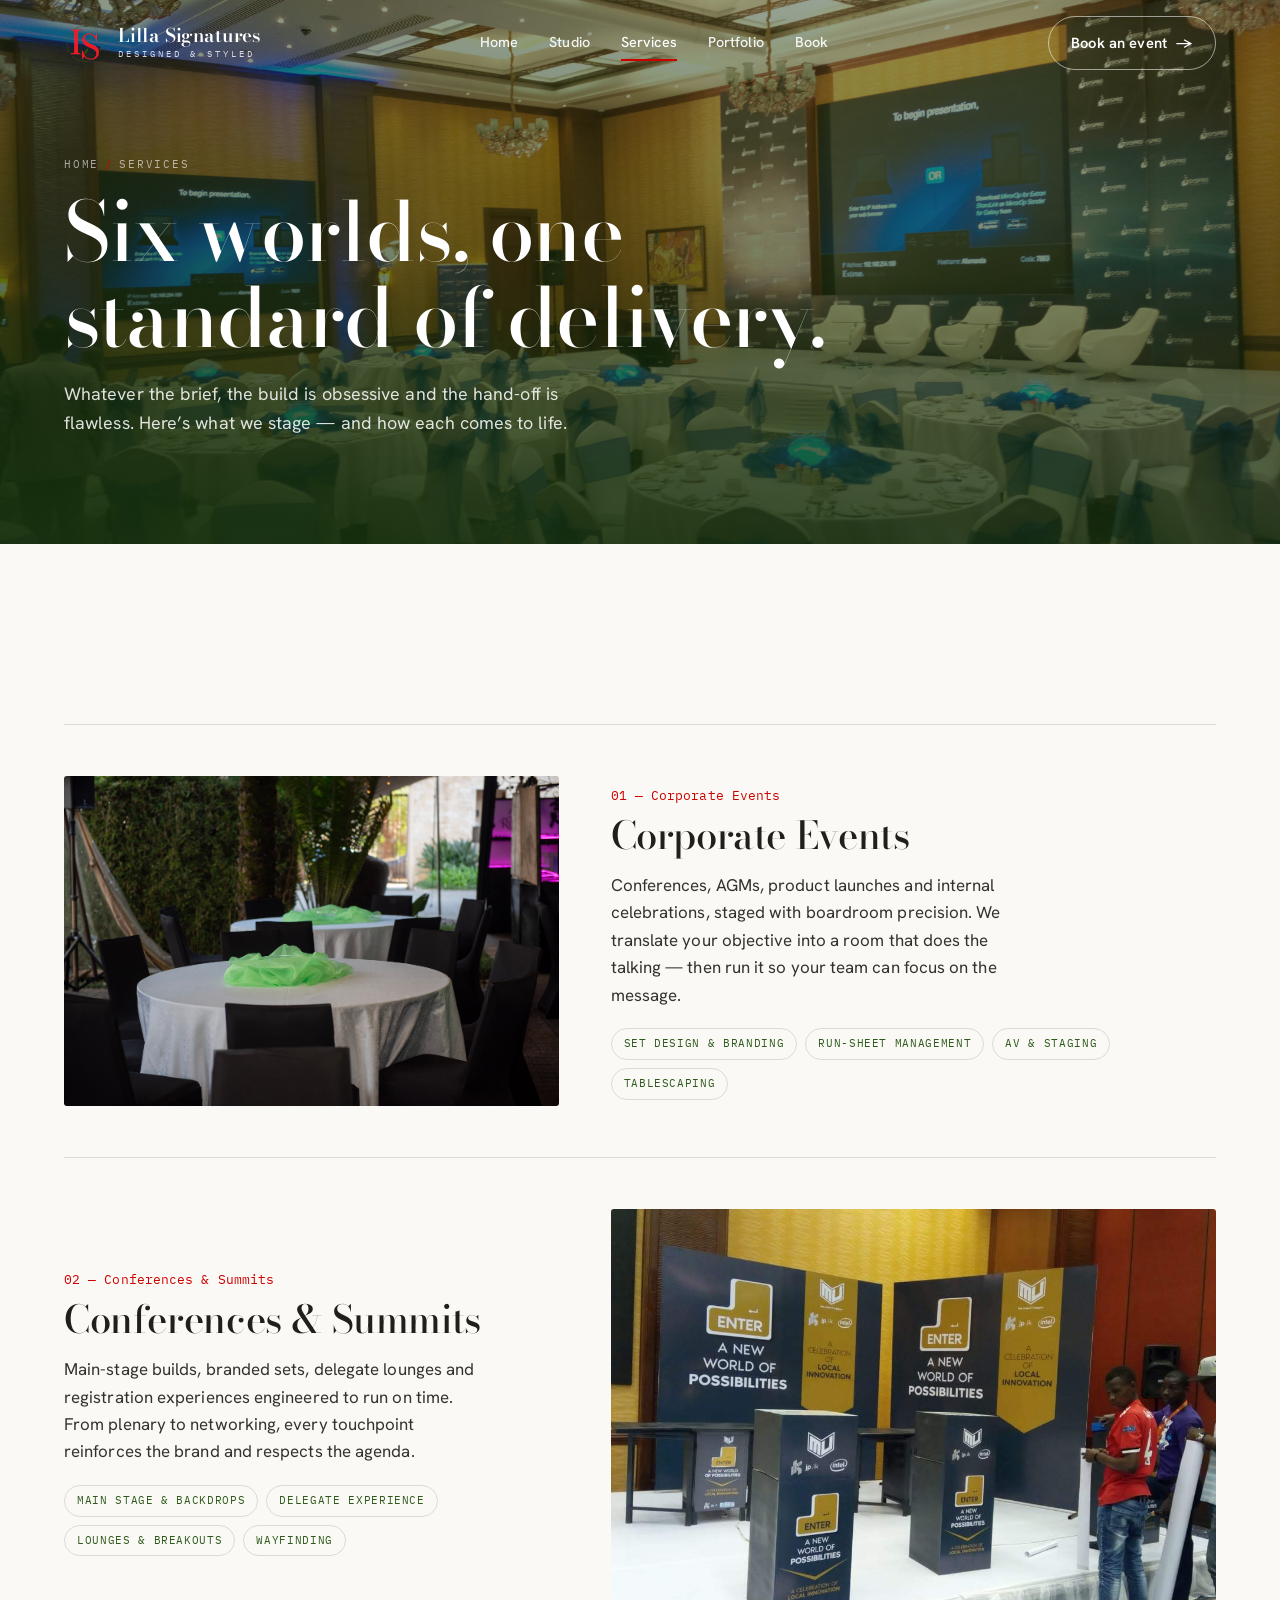
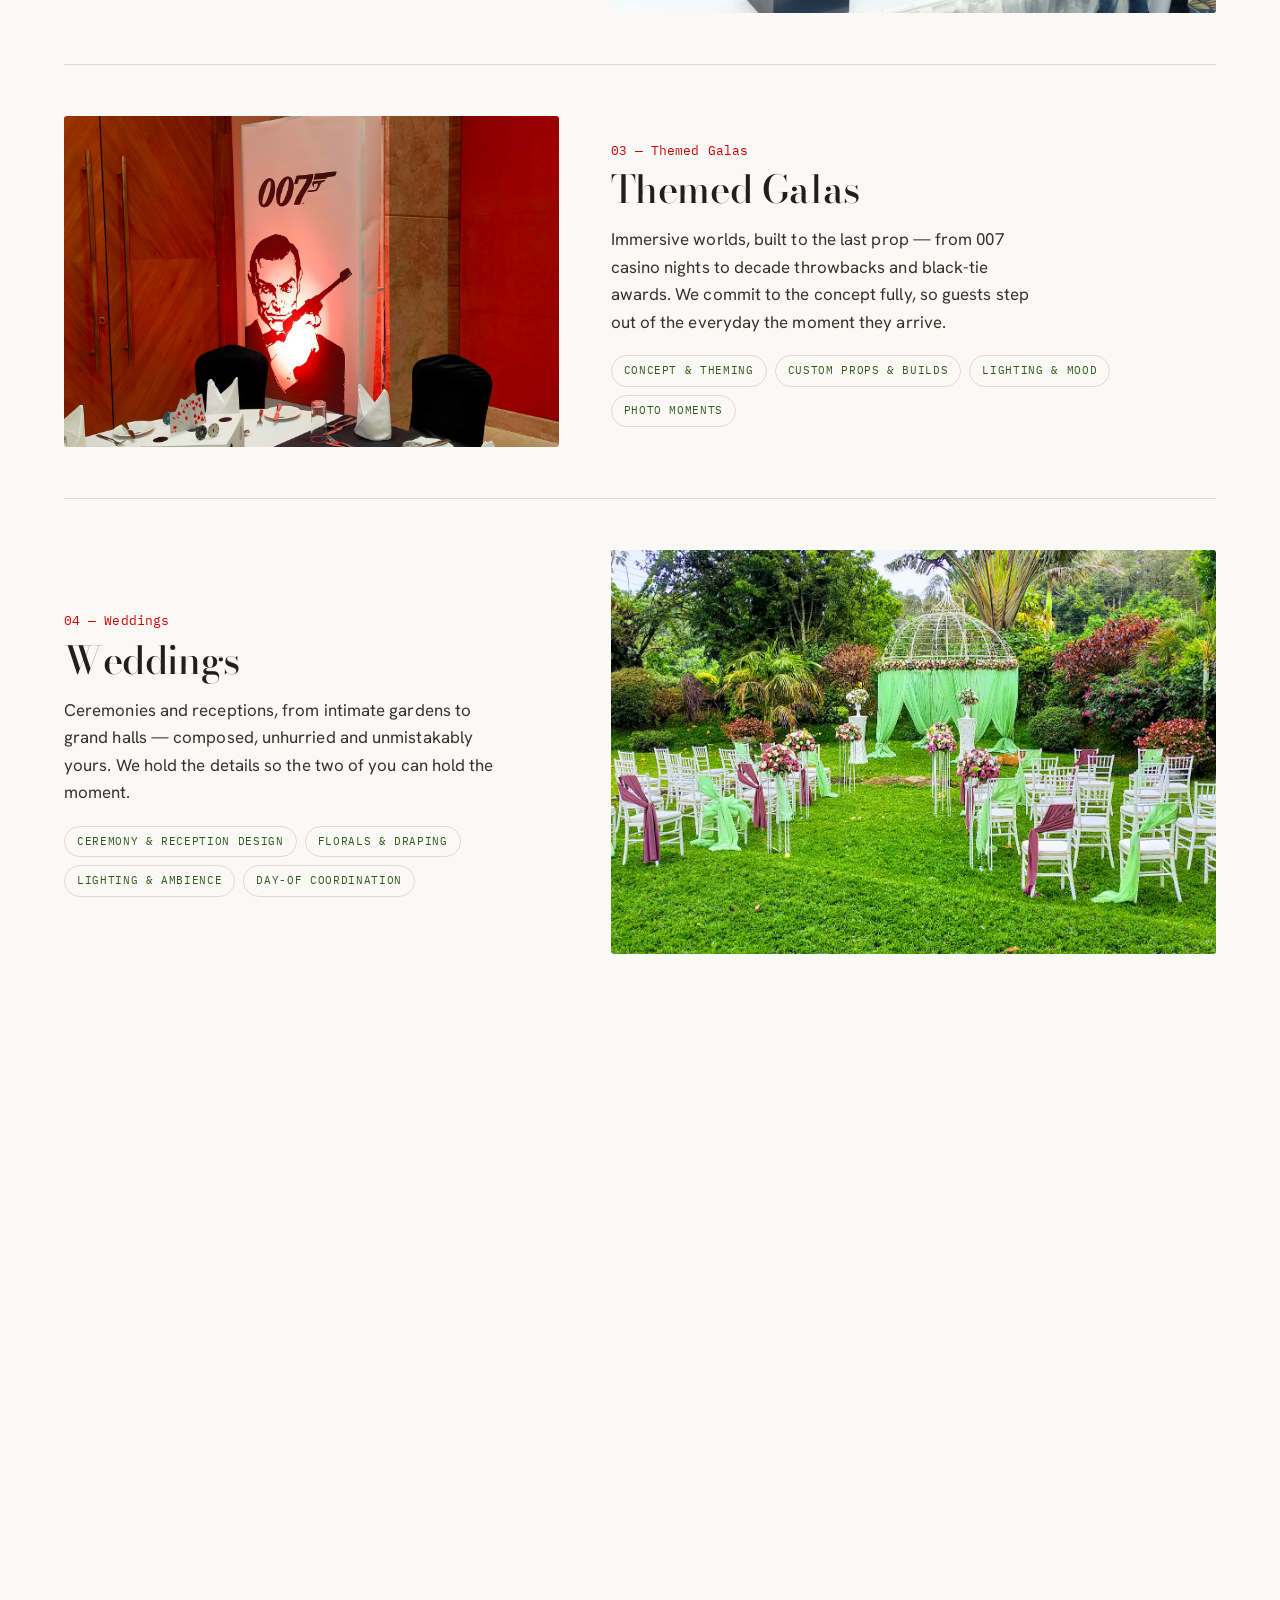
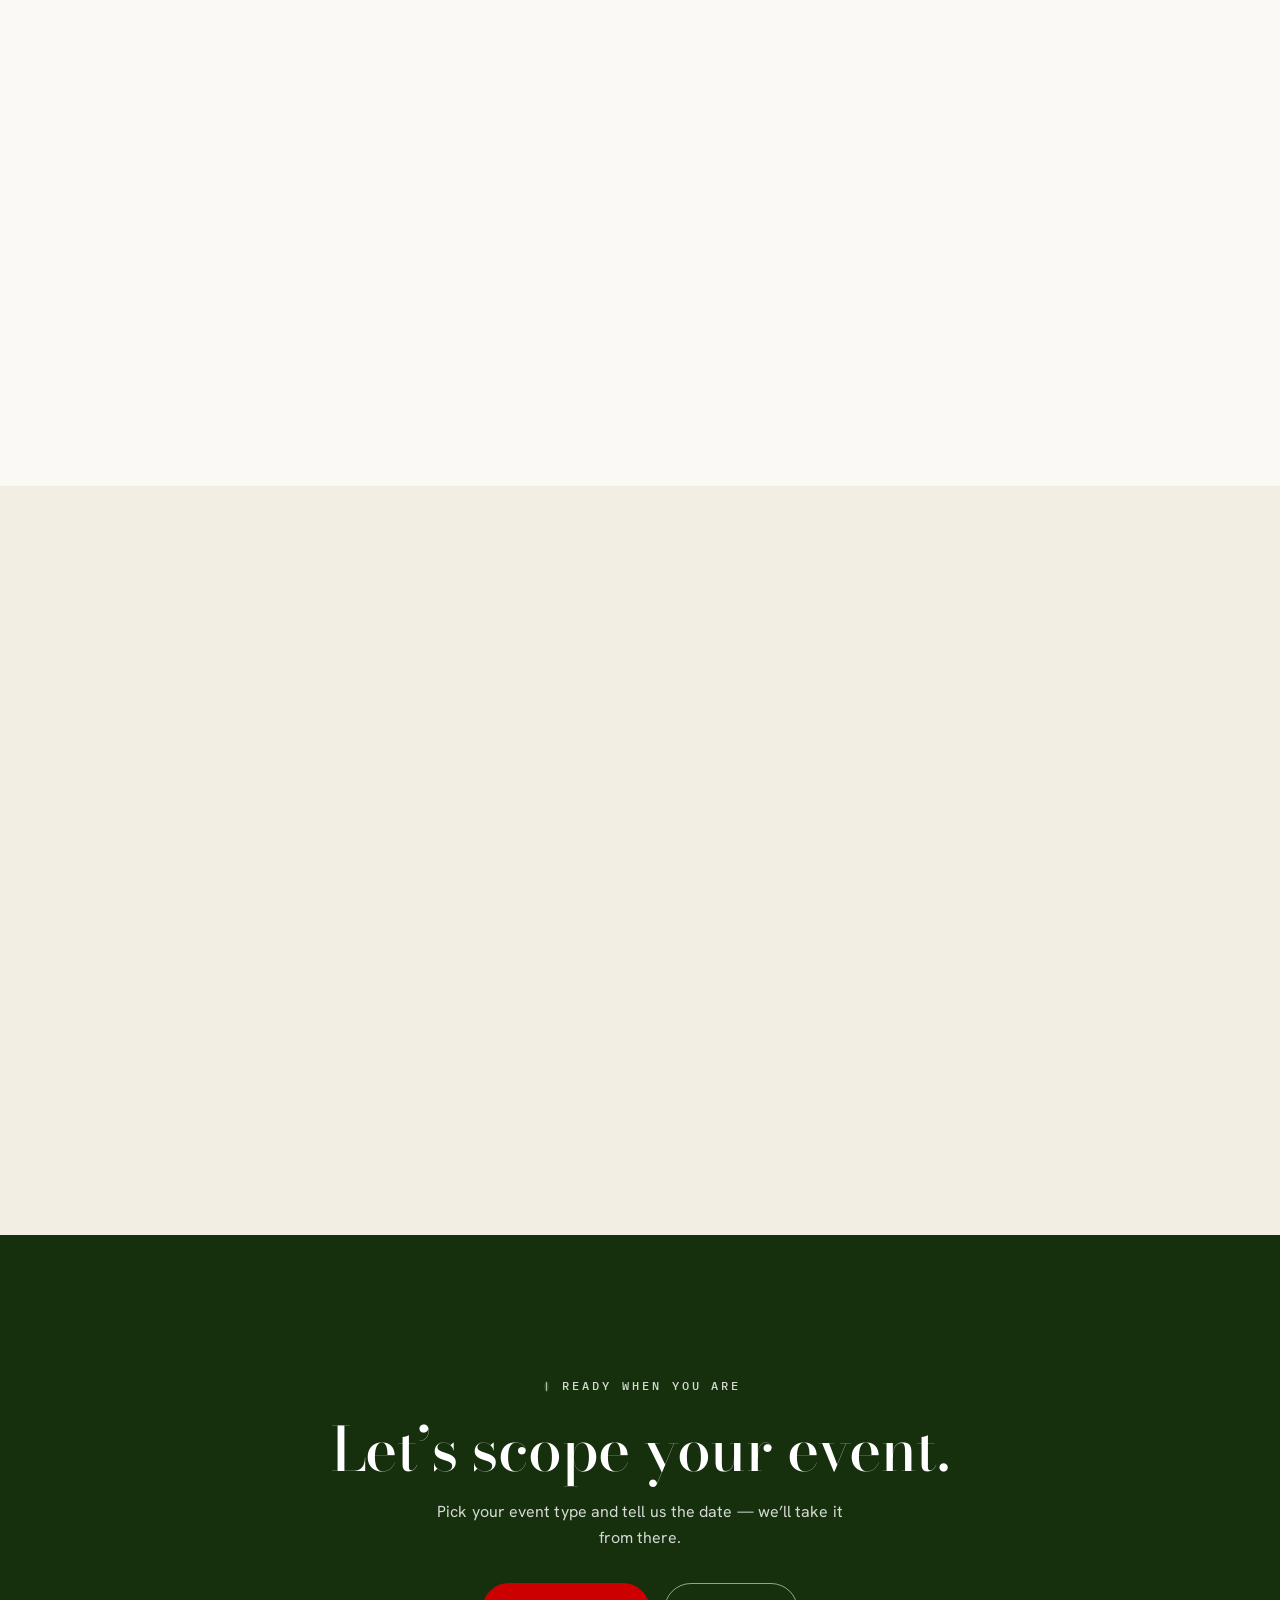
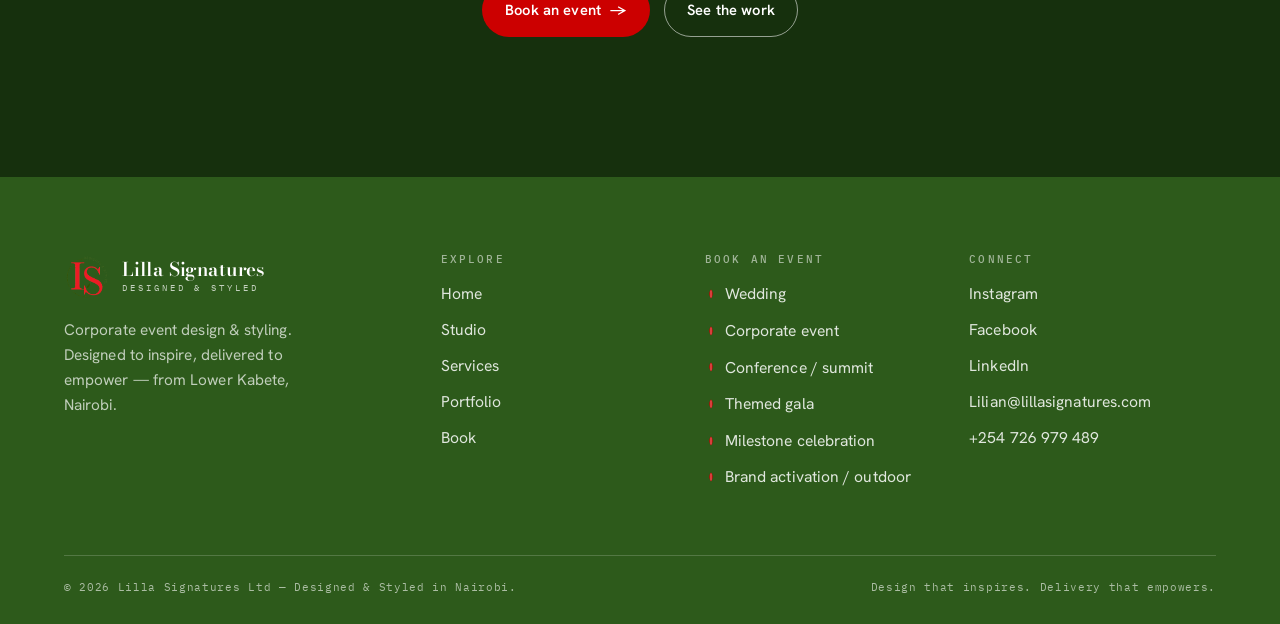
<file: services.html>
<!DOCTYPE html>
<html lang="en">
<head>
<meta charset="UTF-8" />
<meta name="viewport" content="width=device-width, initial-scale=1.0" />
<title>Services — Lilla Signatures</title>
<meta name="description" content="Event design and styling services from Lilla Signatures: corporate events, conferences and summits, themed galas, weddings, milestone celebrations and brand activations." />
<link rel="preconnect" href="https://fonts.googleapis.com" />
<link rel="preconnect" href="https://fonts.gstatic.com" crossorigin />
<link href="https://fonts.googleapis.com/css2?family=Bodoni+Moda:ital,opsz,wght@0,6..96,400..700;1,6..96,400..600&family=Hanken+Grotesk:wght@300;400;500;600;700&family=IBM+Plex+Mono:wght@400;500&display=swap" rel="stylesheet" />
<link rel="stylesheet" href="assets/css/styles.css?v=25c57833cc" />
</head>
<body>
<a class="skip-link" href="#main">Skip to content</a>

<header class="nav at-top">
  <a class="brand" href="index.html" aria-label="Lilla Signatures — home">
    <img src="assets/img/logo-mark.png" alt="Lilla Signatures monogram" />
    <span class="wordmark"><b>Lilla Signatures</b><span>Designed &amp; Styled</span></span>
  </a>
  <nav class="nav-links" aria-label="Primary">
    <a href="index.html">Home</a>
    <a href="studio.html">Studio</a>
    <a href="services.html" class="active" aria-current="page">Services</a>
    <a href="portfolio.html">Portfolio</a>
    <a href="booking.html">Book</a>
  </nav>
  <div class="nav-actions"><a class="btn btn--ghost" href="booking.html">Book an event <span class="arr">→</span></a></div>
  <button class="nav-toggle" aria-label="Open menu" aria-expanded="false" aria-controls="mobile-menu"><span></span></button>
</header>
<div class="mobile-menu" id="mobile-menu">
  <a href="index.html"><span class="n">01</span> Home</a>
  <a href="studio.html"><span class="n">02</span> Studio</a>
  <a href="services.html"><span class="n">03</span> Services</a>
  <a href="portfolio.html"><span class="n">04</span> Portfolio</a>
  <a href="booking.html"><span class="n">05</span> Book</a>
  <div class="mm-foot">Lower Kabete, Nairobi<br />+254 726 979 489<br />Lilian@lillasignatures.com</div>
</div>

<header class="page-header">
  <div class="ph-media"><img src="assets/img/conf-syspro-1.jpg" alt="" /></div>
  <p class="crumbs"><a href="index.html">Home</a><span class="sep">/</span>Services</p>
  <h1>Six worlds, one standard of delivery.</h1>
  <p class="ph-sub">Whatever the brief, the build is obsessive and the hand-off is flawless. Here’s what we stage — and how each comes to life.</p>
</header>

<main id="main">
  <section class="section">
    <div class="wrap">
      <div class="svc-rows">

        <article class="svc-row reveal" id="corporate">
          <div class="svc-row-fig"><img src="assets/img/hero.jpg" alt="Fairy-lit corporate dinner under a stretch tent with green organza centrepieces" loading="lazy" /></div>
          <div>
            <span class="num">01 — Corporate Events</span>
            <h3>Corporate Events</h3>
            <p>Conferences, AGMs, product launches and internal celebrations, staged with boardroom precision. We translate your objective into a room that does the talking — then run it so your team can focus on the message.</p>
            <ul class="feat-list"><li>Set design &amp; branding</li><li>Run-sheet management</li><li>AV &amp; staging</li><li>Tablescaping</li></ul>
          </div>
        </article>

        <article class="svc-row reveal" id="conferences">
          <div class="svc-row-fig"><img src="assets/img/conf-enter-setup.jpg" alt="Branded conference set pieces reading A New World of Possibilities" loading="lazy" /></div>
          <div>
            <span class="num">02 — Conferences &amp; Summits</span>
            <h3>Conferences &amp; Summits</h3>
            <p>Main-stage builds, branded sets, delegate lounges and registration experiences engineered to run on time. From plenary to networking, every touchpoint reinforces the brand and respects the agenda.</p>
            <ul class="feat-list"><li>Main stage &amp; backdrops</li><li>Delegate experience</li><li>Lounges &amp; breakouts</li><li>Wayfinding</li></ul>
          </div>
        </article>

        <article class="svc-row reveal" id="galas">
          <div class="svc-row-fig"><img src="assets/img/gala-007-1.jpg" alt="007 casino-themed gala ballroom with oversized dice and a spotlit Bond standee" loading="lazy" /></div>
          <div>
            <span class="num">03 — Themed Galas</span>
            <h3>Themed Galas</h3>
            <p>Immersive worlds, built to the last prop — from 007 casino nights to decade throwbacks and black-tie awards. We commit to the concept fully, so guests step out of the everyday the moment they arrive.</p>
            <ul class="feat-list"><li>Concept &amp; theming</li><li>Custom props &amp; builds</li><li>Lighting &amp; mood</li><li>Photo moments</li></ul>
          </div>
        </article>

        <article class="svc-row reveal" id="weddings">
          <div class="svc-row-fig"><img src="assets/img/wedding-gazebo.jpg" alt="Garden wedding ceremony with a draped gazebo and floral aisle stands" loading="lazy" /></div>
          <div>
            <span class="num">04 — Weddings</span>
            <h3>Weddings</h3>
            <p>Ceremonies and receptions, from intimate gardens to grand halls — composed, unhurried and unmistakably yours. We hold the details so the two of you can hold the moment.</p>
            <ul class="feat-list"><li>Ceremony &amp; reception design</li><li>Florals &amp; draping</li><li>Lighting &amp; ambience</li><li>Day-of coordination</li></ul>
          </div>
        </article>

        <article class="svc-row reveal" id="milestones">
          <div class="svc-row-fig"><img src="assets/img/birthday-turns2.jpg" alt="Elegant milestone birthday stage with white plinths and gold balloon clusters" loading="lazy" /></div>
          <div>
            <span class="num">05 — Milestone Celebrations</span>
            <h3>Milestone Celebrations</h3>
            <p>Birthdays, baby showers and the once-in-a-lifetime — backdrops, balloon artistry, marquee numbers and all the feeling. Big or intimate, we make the guest of honour the centre of the room.</p>
            <ul class="feat-list"><li>Backdrops &amp; balloon art</li><li>Marquee &amp; signage</li><li>Tablescaping</li><li>Kids &amp; family setups</li></ul>
          </div>
        </article>

        <article class="svc-row reveal" id="outdoor">
          <div class="svc-row-fig"><img src="assets/img/outdoor-redcarpet-1.jpg" alt="Red carpet entrance to a stretch tent among palm trees with a branded wall" loading="lazy" /></div>
          <div>
            <span class="num">06 — Brand Activations &amp; Outdoor</span>
            <h3>Brand Activations &amp; Outdoor</h3>
            <p>Launches, red carpets and stretch-tent statements that put your brand at the centre of the moment. We design for the open air and the camera alike — arrivals that announce, spaces that hold a crowd.</p>
            <ul class="feat-list"><li>Stretch tents &amp; structures</li><li>Red-carpet arrivals</li><li>Branded environments</li><li>Outdoor lighting</li></ul>
          </div>
        </article>

      </div>
    </div>
  </section>

  <!-- Process -->
  <section class="section process">
    <div class="wrap">
      <div class="section-head reveal">
        <span class="eyebrow">
          <svg class="leaf" viewBox="0 0 24 24" aria-hidden="true"><path class="blade" d="M12 3c4.5 4 4.5 13 0 18-4.5-5-4.5-14 0-18z"/><path class="rib" d="M12 5v14"/></svg>
          How we work
        </span>
        <h2>From brief to standing ovation.</h2>
        <p class="lede">A simple, transparent process — so you always know what happens next.</p>
      </div>
      <div class="steps reveal" data-d="1">
        <div class="step"><span class="sn">Step 01</span><h3>Listen</h3><p>We start with your objective, guests and budget — the brief beneath the brief.</p></div>
        <div class="step"><span class="sn">Step 02</span><h3>Design</h3><p>Concept, moodboards and layouts that translate the goal into a room you can see.</p></div>
        <div class="step"><span class="sn">Step 03</span><h3>Build</h3><p>Fabrication, styling and install to a run-sheet, with nothing left to chance.</p></div>
        <div class="step"><span class="sn">Step 04</span><h3>Deliver</h3><p>On-the-day management and a clean strike-down. You host; we handle the rest.</p></div>
      </div>
    </div>
  </section>

  <section class="section cta-band" aria-labelledby="cta-h">
    <div class="wrap">
      <span class="eyebrow eyebrow--light reveal"><svg class="leaf" viewBox="0 0 24 24" aria-hidden="true"><path class="blade" d="M12 3c4.5 4 4.5 13 0 18-4.5-5-4.5-14 0-18z"/><path class="rib" d="M12 5v14"/></svg>Ready when you are</span>
      <h2 id="cta-h" class="reveal" data-d="1">Let’s scope your event.</h2>
      <p class="reveal" data-d="1">Pick your event type and tell us the date — we’ll take it from there.</p>
      <div class="cta-actions reveal" data-d="2"><a class="btn btn--crimson" href="booking.html">Book an event <span class="arr">→</span></a><a class="btn btn--ghost-light" href="portfolio.html">See the work</a></div>
    </div>
  </section>
</main>

<footer class="footer">
  <div class="wrap">
    <div class="footer-top">
      <div class="footer-brand">
        <a class="brand" href="index.html" aria-label="Lilla Signatures — home">
          <img src="assets/img/logo-mark.png" alt="Lilla Signatures monogram" />
          <span class="wordmark"><b>Lilla Signatures</b><span>Designed &amp; Styled</span></span>
        </a>
        <p>Corporate event design &amp; styling. Designed to inspire, delivered to empower — from Lower Kabete, Nairobi.</p>
      </div>
      <div class="foot-col">
        <h4>Explore</h4>
        <ul><li><a href="index.html">Home</a></li><li><a href="studio.html">Studio</a></li><li><a href="services.html">Services</a></li><li><a href="portfolio.html">Portfolio</a></li><li><a href="booking.html">Book</a></li></ul>
      </div>
      <div class="foot-col">
        <h4>Book an event</h4>
        <ul>
          <li><a href="booking.html?type=wedding"><svg class="leaf" viewBox="0 0 24 24" aria-hidden="true"><path class="blade" d="M12 3c4.5 4 4.5 13 0 18-4.5-5-4.5-14 0-18z"/><path class="rib" d="M12 5v14"/></svg>Wedding</a></li>
          <li><a href="booking.html?type=corporate"><svg class="leaf" viewBox="0 0 24 24" aria-hidden="true"><path class="blade" d="M12 3c4.5 4 4.5 13 0 18-4.5-5-4.5-14 0-18z"/><path class="rib" d="M12 5v14"/></svg>Corporate event</a></li>
          <li><a href="booking.html?type=conference"><svg class="leaf" viewBox="0 0 24 24" aria-hidden="true"><path class="blade" d="M12 3c4.5 4 4.5 13 0 18-4.5-5-4.5-14 0-18z"/><path class="rib" d="M12 5v14"/></svg>Conference / summit</a></li>
          <li><a href="booking.html?type=gala"><svg class="leaf" viewBox="0 0 24 24" aria-hidden="true"><path class="blade" d="M12 3c4.5 4 4.5 13 0 18-4.5-5-4.5-14 0-18z"/><path class="rib" d="M12 5v14"/></svg>Themed gala</a></li>
          <li><a href="booking.html?type=milestone"><svg class="leaf" viewBox="0 0 24 24" aria-hidden="true"><path class="blade" d="M12 3c4.5 4 4.5 13 0 18-4.5-5-4.5-14 0-18z"/><path class="rib" d="M12 5v14"/></svg>Milestone celebration</a></li>
          <li><a href="booking.html?type=outdoor"><svg class="leaf" viewBox="0 0 24 24" aria-hidden="true"><path class="blade" d="M12 3c4.5 4 4.5 13 0 18-4.5-5-4.5-14 0-18z"/><path class="rib" d="M12 5v14"/></svg>Brand activation / outdoor</a></li>
        </ul>
      </div>
      <div class="foot-col">
        <h4>Connect</h4>
        <ul><li><a href="#">Instagram</a></li><li><a href="#">Facebook</a></li><li><a href="#">LinkedIn</a></li><li><a href="mailto:Lilian@lillasignatures.com">Lilian@lillasignatures.com</a></li><li><a href="tel:+254726979489">+254 726 979 489</a></li></ul>
      </div>
    </div>
    <div class="footer-bottom">
      <p>© <span data-year>2025</span> Lilla Signatures Ltd — Designed &amp; Styled in Nairobi.</p>
      <p>Design that inspires. Delivery that empowers.</p>
    </div>
  </div>
</footer>

<script src="assets/js/main.js?v=9ec1775acf"></script>
</body>
</html>
</file>
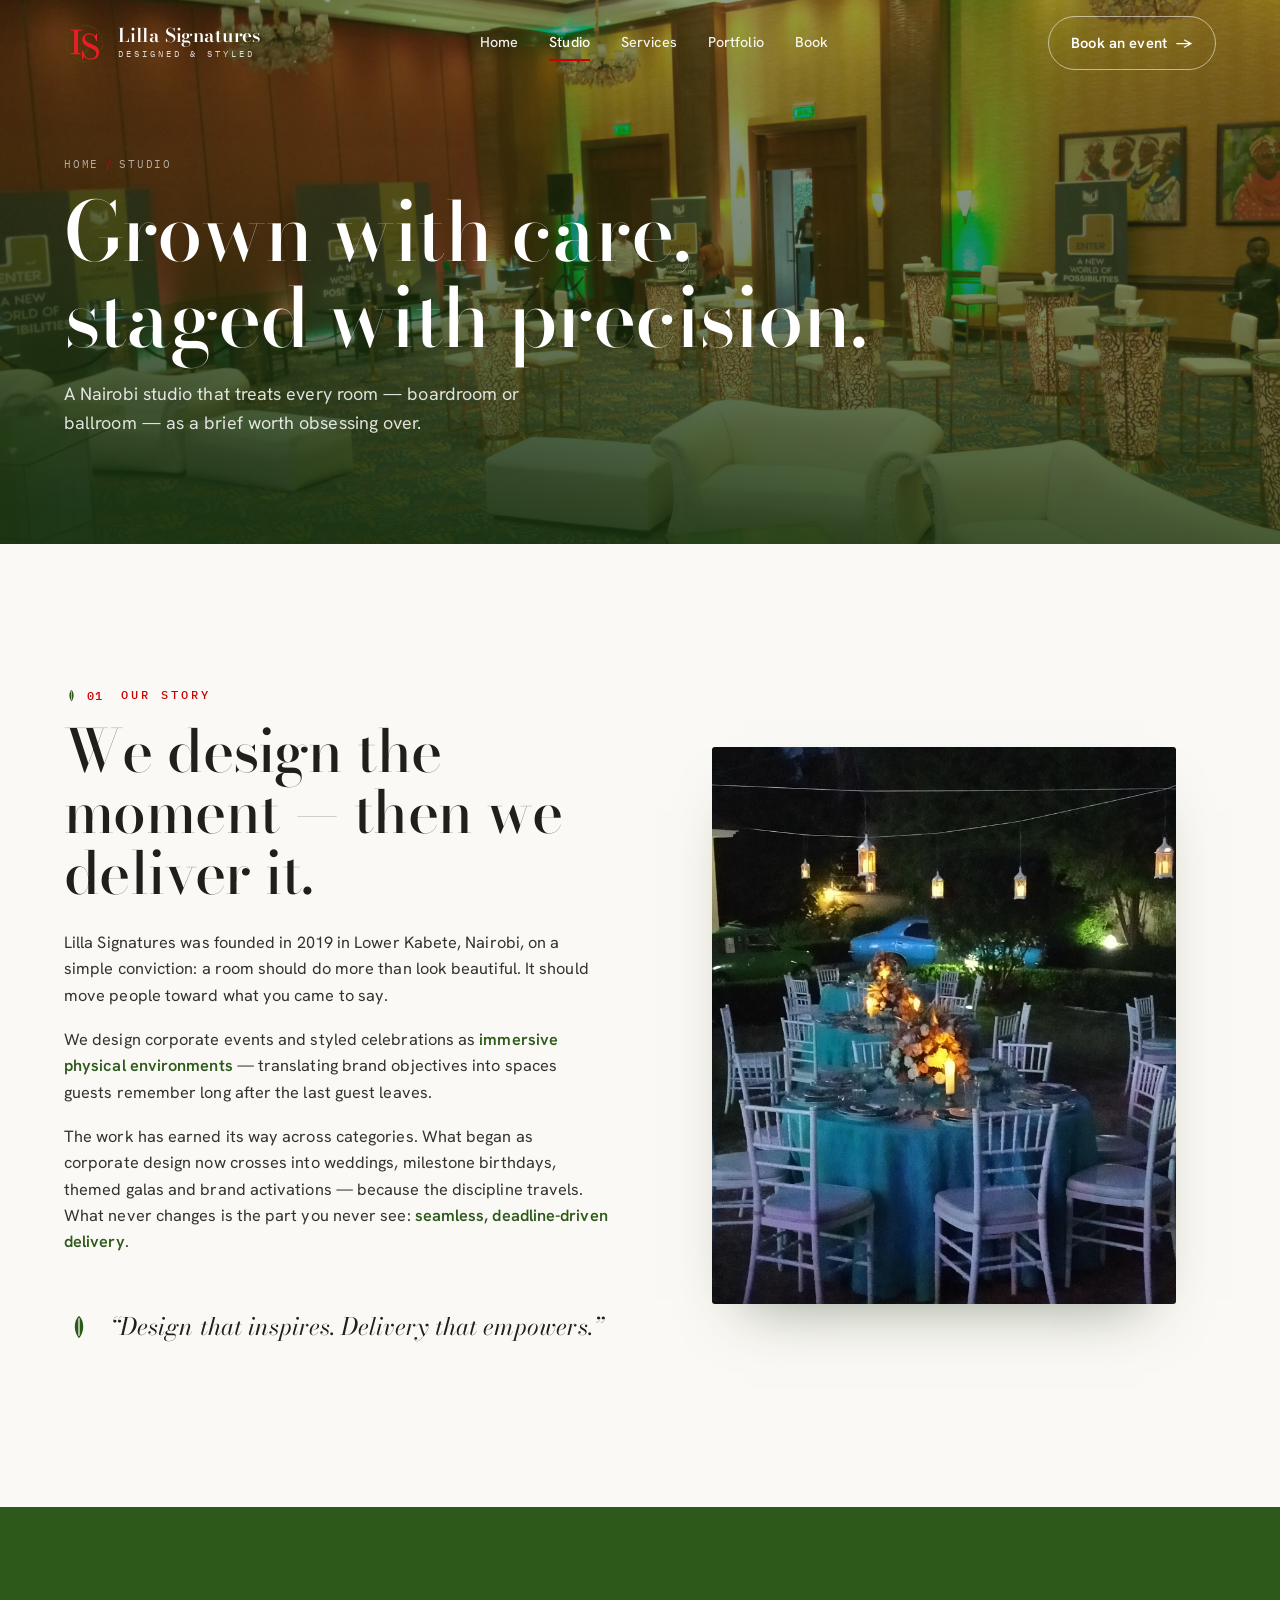
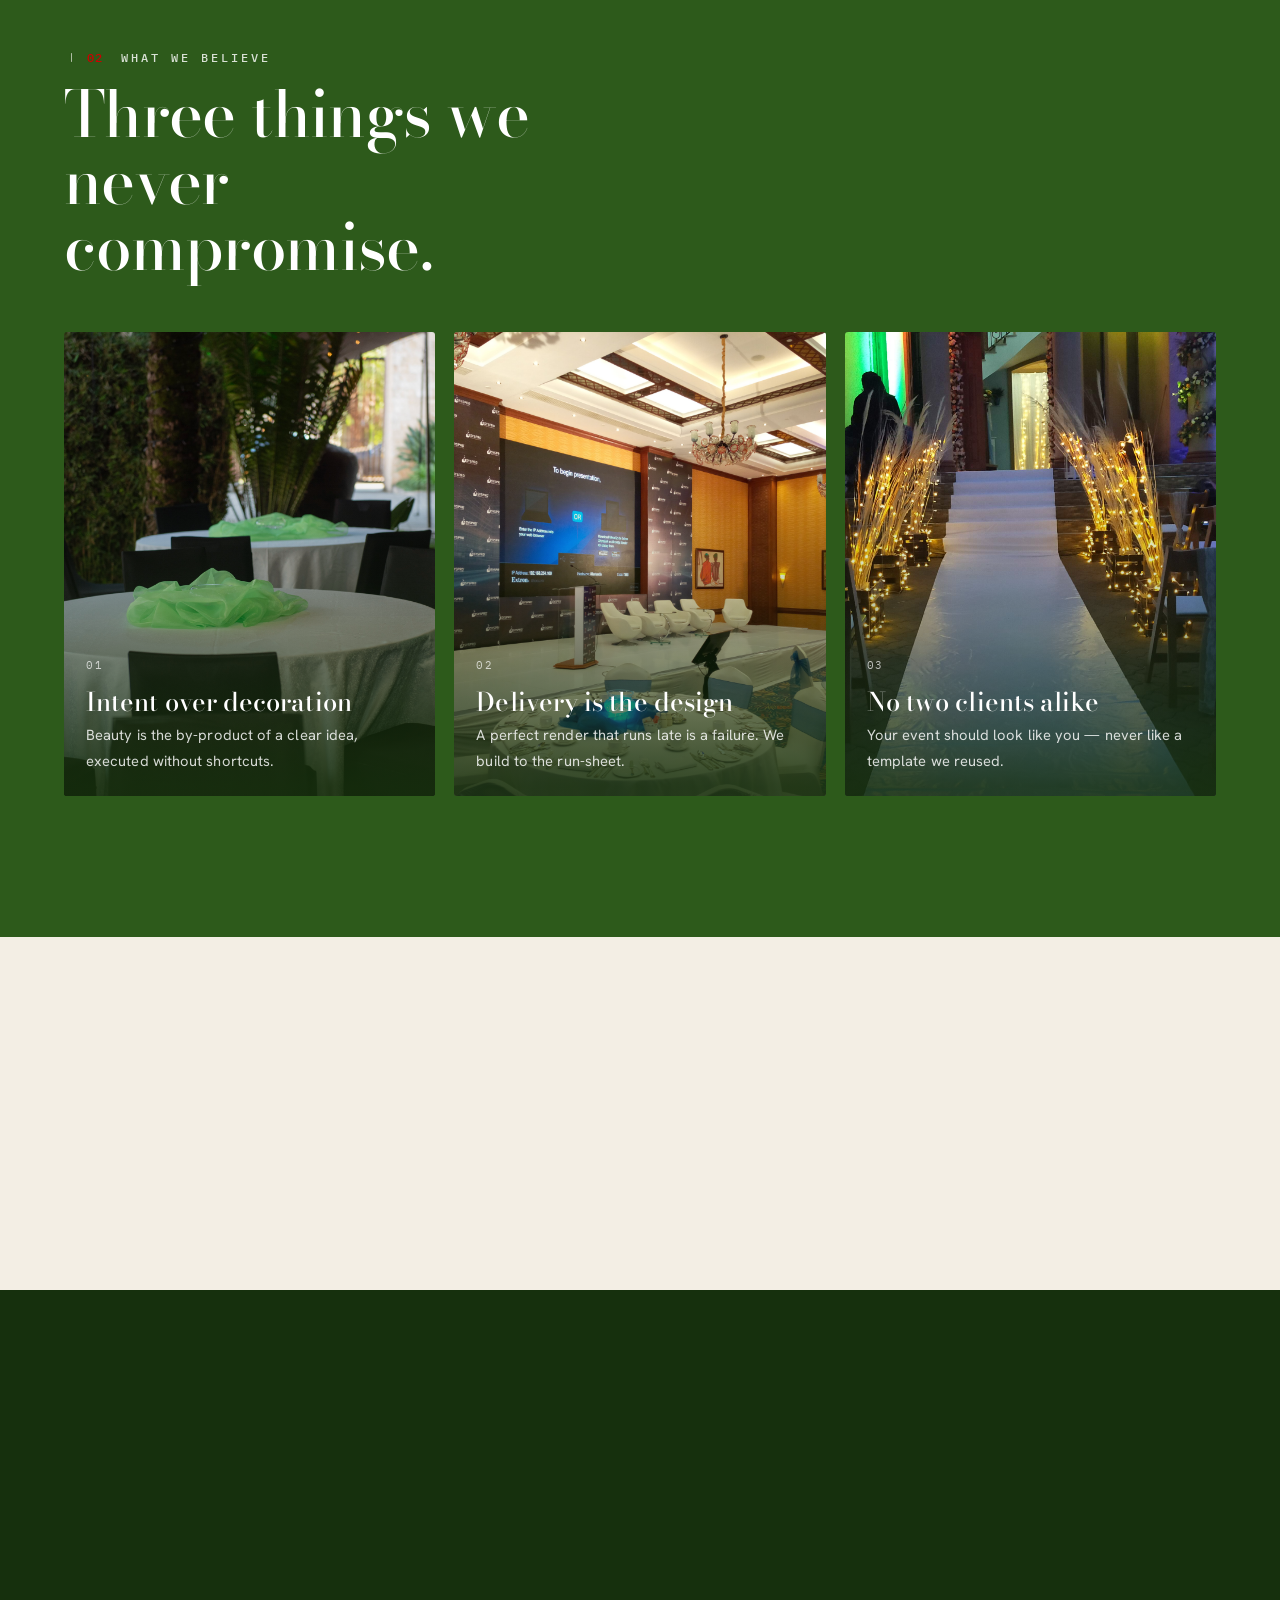
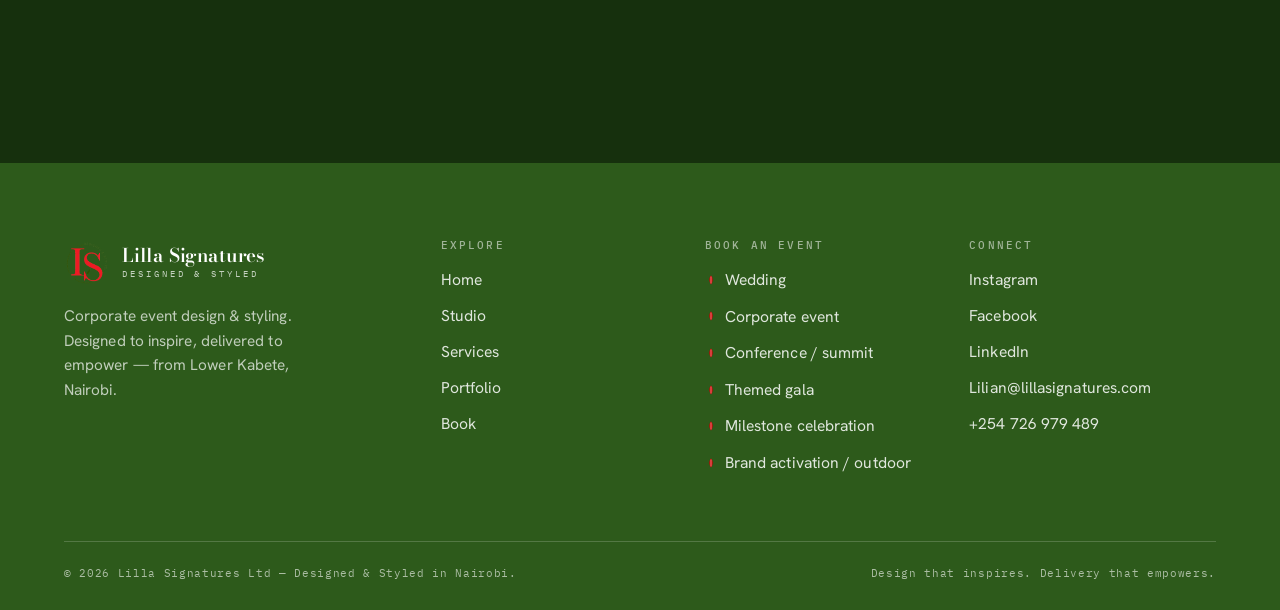
<file: studio.html>
<!DOCTYPE html>
<html lang="en">
<head>
<meta charset="UTF-8" />
<meta name="viewport" content="width=device-width, initial-scale=1.0" />
<title>Studio — Lilla Signatures</title>
<meta name="description" content="The story behind Lilla Signatures — a Nairobi event design and styling studio founded in 2019 on design that inspires and delivery that empowers." />
<link rel="preconnect" href="https://fonts.googleapis.com" />
<link rel="preconnect" href="https://fonts.gstatic.com" crossorigin />
<link href="https://fonts.googleapis.com/css2?family=Bodoni+Moda:ital,opsz,wght@0,6..96,400..700;1,6..96,400..600&family=Hanken+Grotesk:wght@300;400;500;600;700&family=IBM+Plex+Mono:wght@400;500&display=swap" rel="stylesheet" />
<link rel="stylesheet" href="assets/css/styles.css?v=25c57833cc" />
</head>
<body>
<a class="skip-link" href="#main">Skip to content</a>

<header class="nav at-top">
  <a class="brand" href="index.html" aria-label="Lilla Signatures — home">
    <img src="assets/img/logo-mark.png" alt="Lilla Signatures monogram" />
    <span class="wordmark"><b>Lilla Signatures</b><span>Designed &amp; Styled</span></span>
  </a>
  <nav class="nav-links" aria-label="Primary">
    <a href="index.html">Home</a>
    <a href="studio.html" class="active" aria-current="page">Studio</a>
    <a href="services.html">Services</a>
    <a href="portfolio.html">Portfolio</a>
    <a href="booking.html">Book</a>
  </nav>
  <div class="nav-actions"><a class="btn btn--ghost" href="booking.html">Book an event <span class="arr">→</span></a></div>
  <button class="nav-toggle" aria-label="Open menu" aria-expanded="false" aria-controls="mobile-menu"><span></span></button>
</header>
<div class="mobile-menu" id="mobile-menu">
  <a href="index.html"><span class="n">01</span> Home</a>
  <a href="studio.html"><span class="n">02</span> Studio</a>
  <a href="services.html"><span class="n">03</span> Services</a>
  <a href="portfolio.html"><span class="n">04</span> Portfolio</a>
  <a href="booking.html"><span class="n">05</span> Book</a>
  <div class="mm-foot">Lower Kabete, Nairobi<br />+254 726 979 489<br />Lilian@lillasignatures.com</div>
</div>

<header class="page-header">
  <div class="ph-media"><img src="assets/img/conf-enter-lounge.jpg" alt="" /></div>
  <p class="crumbs"><a href="index.html">Home</a><span class="sep">/</span>Studio</p>
  <h1>Grown with care, staged with precision.</h1>
  <p class="ph-sub">A Nairobi studio that treats every room — boardroom or ballroom — as a brief worth obsessing over.</p>
</header>

<main id="main">

  <!-- Story -->
  <section class="section studio">
    <div class="wrap feature-split">
      <div class="studio-copy reveal">
        <span class="eyebrow">
          <svg class="leaf" viewBox="0 0 24 24" aria-hidden="true"><path class="blade" d="M12 3c4.5 4 4.5 13 0 18-4.5-5-4.5-14 0-18z"/><path class="rib" d="M12 5v14"/></svg>
          <span class="index-num">01</span> &nbsp;Our story
        </span>
        <h2>We design the moment — then we deliver it.</h2>
        <div class="body">
          <p>Lilla Signatures was founded in 2019 in Lower Kabete, Nairobi, on a simple conviction: a room should do more than look beautiful. It should move people toward what you came to say.</p>
          <p>We design corporate events and styled celebrations as <strong>immersive physical environments</strong> — translating brand objectives into spaces guests remember long after the last guest leaves.</p>
          <p>The work has earned its way across categories. What began as corporate design now crosses into weddings, milestone birthdays, themed galas and brand activations — because the discipline travels. What never changes is the part you never see: <strong>seamless, deadline-driven delivery</strong>.</p>
        </div>
        <div class="studio-sig">
          <svg class="leaf" viewBox="0 0 24 24" aria-hidden="true" style="width:30px;height:30px;flex:none"><path class="blade" d="M12 3c4.5 4 4.5 13 0 18-4.5-5-4.5-14 0-18z"/><path class="rib" d="M12 5v14"/></svg>
          <p class="quote">“Design that inspires. Delivery that empowers.”</p>
        </div>
      </div>
      <figure class="feature-figure reveal" data-d="1">
        <img src="assets/img/wedding-reception.jpg" alt="A lantern-lit garden reception at night, teal-clothed round tables glowing under hanging lights" loading="lazy" />
      </figure>
    </div>
  </section>

  <!-- Approach (other appealing section) -->
  <section class="section services">
    <div class="wrap">
      <div class="section-head reveal">
        <span class="eyebrow eyebrow--light">
          <svg class="leaf" viewBox="0 0 24 24" aria-hidden="true"><path class="blade" d="M12 3c4.5 4 4.5 13 0 18-4.5-5-4.5-14 0-18z"/><path class="rib" d="M12 5v14"/></svg>
          <span class="index-num">02</span> &nbsp;What we believe
        </span>
        <h2>Three things we never compromise.</h2>
      </div>
      <div class="svc-cards reveal" data-d="1" style="grid-template-columns:repeat(3,1fr)">
        <article class="svc-card" style="aspect-ratio:4/5;pointer-events:auto">
          <img src="assets/img/hero.jpg" alt="Fairy-lit corporate event under a stretch tent" loading="lazy" />
          <span class="sc-body"><span class="sc-n">01</span><span class="sc-name">Intent over decoration</span><span class="sc-desc" style="max-height:none;opacity:1">Beauty is the by-product of a clear idea, executed without shortcuts.</span></span>
        </article>
        <article class="svc-card" style="aspect-ratio:4/5;pointer-events:auto">
          <img src="assets/img/conf-syspro-2.jpg" alt="A conference main stage built and branded" loading="lazy" />
          <span class="sc-body"><span class="sc-n">02</span><span class="sc-name">Delivery is the design</span><span class="sc-desc" style="max-height:none;opacity:1">A perfect render that runs late is a failure. We build to the run-sheet.</span></span>
        </article>
        <article class="svc-card" style="aspect-ratio:4/5;pointer-events:auto">
          <img src="assets/img/wedding-aisle.jpg" alt="A candlelit wedding aisle at dusk" loading="lazy" />
          <span class="sc-body"><span class="sc-n">03</span><span class="sc-name">No two clients alike</span><span class="sc-desc" style="max-height:none;opacity:1">Your event should look like you — never like a template we reused.</span></span>
        </article>
      </div>
    </div>
  </section>

  <!-- Meta strip -->
  <section class="section clients">
    <div class="wrap">
      <dl class="studio-meta reveal" style="margin-top:0;border-top:none;padding-top:0">
        <div><dt>Established</dt><dd>2019</dd></div>
        <div><dt>Based in</dt><dd>Lower Kabete, Nairobi</dd></div>
        <div><dt>We stage</dt><dd>Six event worlds</dd></div>
        <div><dt>Rated</dt><dd>4.9 on Google</dd></div>
      </dl>
    </div>
  </section>

  <section class="section cta-band" aria-labelledby="cta-h">
    <div class="wrap">
      <span class="eyebrow eyebrow--light reveal"><svg class="leaf" viewBox="0 0 24 24" aria-hidden="true"><path class="blade" d="M12 3c4.5 4 4.5 13 0 18-4.5-5-4.5-14 0-18z"/><path class="rib" d="M12 5v14"/></svg>Work with us</span>
      <h2 id="cta-h" class="reveal" data-d="1">Tell us what you’re hosting.</h2>
      <div class="cta-actions reveal" data-d="2"><a class="btn btn--crimson" href="booking.html">Book an event <span class="arr">→</span></a><a class="btn btn--ghost-light" href="portfolio.html">See the work</a></div>
    </div>
  </section>

</main>

<footer class="footer">
  <div class="wrap">
    <div class="footer-top">
      <div class="footer-brand">
        <a class="brand" href="index.html" aria-label="Lilla Signatures — home">
          <img src="assets/img/logo-mark.png" alt="Lilla Signatures monogram" />
          <span class="wordmark"><b>Lilla Signatures</b><span>Designed &amp; Styled</span></span>
        </a>
        <p>Corporate event design &amp; styling. Designed to inspire, delivered to empower — from Lower Kabete, Nairobi.</p>
      </div>
      <div class="foot-col">
        <h4>Explore</h4>
        <ul><li><a href="index.html">Home</a></li><li><a href="studio.html">Studio</a></li><li><a href="services.html">Services</a></li><li><a href="portfolio.html">Portfolio</a></li><li><a href="booking.html">Book</a></li></ul>
      </div>
      <div class="foot-col">
        <h4>Book an event</h4>
        <ul>
          <li><a href="booking.html?type=wedding"><svg class="leaf" viewBox="0 0 24 24" aria-hidden="true"><path class="blade" d="M12 3c4.5 4 4.5 13 0 18-4.5-5-4.5-14 0-18z"/><path class="rib" d="M12 5v14"/></svg>Wedding</a></li>
          <li><a href="booking.html?type=corporate"><svg class="leaf" viewBox="0 0 24 24" aria-hidden="true"><path class="blade" d="M12 3c4.5 4 4.5 13 0 18-4.5-5-4.5-14 0-18z"/><path class="rib" d="M12 5v14"/></svg>Corporate event</a></li>
          <li><a href="booking.html?type=conference"><svg class="leaf" viewBox="0 0 24 24" aria-hidden="true"><path class="blade" d="M12 3c4.5 4 4.5 13 0 18-4.5-5-4.5-14 0-18z"/><path class="rib" d="M12 5v14"/></svg>Conference / summit</a></li>
          <li><a href="booking.html?type=gala"><svg class="leaf" viewBox="0 0 24 24" aria-hidden="true"><path class="blade" d="M12 3c4.5 4 4.5 13 0 18-4.5-5-4.5-14 0-18z"/><path class="rib" d="M12 5v14"/></svg>Themed gala</a></li>
          <li><a href="booking.html?type=milestone"><svg class="leaf" viewBox="0 0 24 24" aria-hidden="true"><path class="blade" d="M12 3c4.5 4 4.5 13 0 18-4.5-5-4.5-14 0-18z"/><path class="rib" d="M12 5v14"/></svg>Milestone celebration</a></li>
          <li><a href="booking.html?type=outdoor"><svg class="leaf" viewBox="0 0 24 24" aria-hidden="true"><path class="blade" d="M12 3c4.5 4 4.5 13 0 18-4.5-5-4.5-14 0-18z"/><path class="rib" d="M12 5v14"/></svg>Brand activation / outdoor</a></li>
        </ul>
      </div>
      <div class="foot-col">
        <h4>Connect</h4>
        <ul><li><a href="#">Instagram</a></li><li><a href="#">Facebook</a></li><li><a href="#">LinkedIn</a></li><li><a href="mailto:Lilian@lillasignatures.com">Lilian@lillasignatures.com</a></li><li><a href="tel:+254726979489">+254 726 979 489</a></li></ul>
      </div>
    </div>
    <div class="footer-bottom">
      <p>© <span data-year>2025</span> Lilla Signatures Ltd — Designed &amp; Styled in Nairobi.</p>
      <p>Design that inspires. Delivery that empowers.</p>
    </div>
  </div>
</footer>

<script src="assets/js/main.js?v=9ec1775acf"></script>
</body>
</html>
</file>
<file: assets/css/styles.css>
/* ============================================================
   Lilla Signatures — Event Design & Styling
   Design comp stylesheet
   Palette: forest green (ground) · crimson (accent) · warm off-white
   Type: Bodoni Moda (display) · Hanken Grotesk (body) · IBM Plex Mono (index)
   ============================================================ */

:root {
  /* Brand */
  --green:       #2D5A1B;   /* forest — dominant ground */
  --green-700:   #234716;
  --green-900:   #16300d;   /* deep ground / overlays */
  --green-soft:  #3c6f27;
  --crimson:     #CC0000;   /* signature accent, used with discipline */
  --crimson-700: #a80606;

  /* Neutrals (warm) */
  --paper:   #FBF9F5;       /* breathing room */
  --paper-2: #F3EEE4;       /* sand */
  --ink:     #211f1c;       /* warm near-black text */
  --muted:   #6b6862;       /* charcoal, secondary text */
  --line:    rgba(33,31,28,0.14);
  --line-on-green: rgba(255,255,255,0.18);

  /* Type */
  --serif: "Bodoni Moda", Georgia, "Times New Roman", serif;
  --sans:  "Hanken Grotesk", system-ui, -apple-system, sans-serif;
  --mono:  "IBM Plex Mono", ui-monospace, "SFMono-Regular", monospace;

  --maxw: 1320px;
  --gutter: clamp(20px, 5vw, 80px);

  --ease: cubic-bezier(.22,.61,.36,1);
}

/* ---------- Reset / base ---------- */
*, *::before, *::after { box-sizing: border-box; }
html { -webkit-text-size-adjust: 100%; scroll-behavior: smooth; }
@media (prefers-reduced-motion: reduce) { html { scroll-behavior: auto; } }

body {
  margin: 0;
  font-family: var(--sans);
  font-weight: 400;
  color: var(--ink);
  background: var(--paper);
  line-height: 1.62;
  font-size: clamp(16px, 1.05vw, 18px);
  letter-spacing: 0.005em;
  -webkit-font-smoothing: antialiased;
  text-rendering: optimizeLegibility;
  overflow-x: hidden;
}

img { display: block; max-width: 100%; }
a { color: inherit; text-decoration: none; }
button { font: inherit; color: inherit; cursor: pointer; }

h1, h2, h3, h4 { font-family: var(--serif); font-weight: 500; line-height: 1.04; margin: 0; letter-spacing: -0.01em; }

::selection { background: var(--crimson); color: #fff; }

:focus-visible {
  outline: 2.5px solid var(--crimson);
  outline-offset: 3px;
  border-radius: 2px;
}

.skip-link {
  position: fixed; top: -100px; left: 16px; z-index: 200;
  background: var(--crimson); color: #fff; padding: 12px 18px; border-radius: 4px;
  font-family: var(--mono); font-size: .8rem;
  transition: top .2s var(--ease);
}
.skip-link:focus { top: 16px; }

/* ---------- Layout ---------- */
/* full-bleed: content spans edge-to-edge with the same gutter as the nav */
.wrap { width: 100%; max-width: none; margin-inline: 0; padding-inline: var(--gutter); }
.section { padding-block: clamp(72px, 11vw, 156px); position: relative; }

/* ---------- Shared editorial bits ---------- */
.eyebrow {
  display: inline-flex; align-items: center; gap: .7em;
  font-family: var(--mono);
  font-size: .72rem; font-weight: 500;
  letter-spacing: .26em; text-transform: uppercase;
  color: var(--crimson);
}
.eyebrow .leaf { width: 15px; height: 15px; flex: none; }
.eyebrow--light { color: rgba(255,255,255,.82); }
.eyebrow--light .leaf path { fill: var(--crimson); }

.leaf { display: inline-block; }
.leaf path.blade { fill: var(--green); }
.leaf path.rib { stroke: var(--paper); stroke-width: 1; fill: none; }

.section-head { max-width: 56ch; }
.section-head h2 {
  font-size: clamp(2.1rem, 5.2vw, 4rem);
  margin-top: .5rem;
}
.section-head p.lede {
  margin-top: 1.1rem; color: var(--muted);
  font-size: clamp(1.02rem, 1.4vw, 1.22rem); max-width: 50ch;
}

.index-num { font-family: var(--mono); font-size: .74rem; letter-spacing: .1em; color: var(--crimson); }

/* leaf divider */
.divider { display: flex; align-items: center; justify-content: center; gap: 18px; padding-block: clamp(34px,6vw,70px); }
.divider::before, .divider::after { content: ""; height: 1px; width: min(140px, 22vw); background: var(--line); }
.divider .leaf { width: 22px; height: 22px; opacity: .9; }
.divider--on-green::before, .divider--on-green::after { background: var(--line-on-green); }

/* ---------- Buttons ---------- */
.btn {
  display: inline-flex; align-items: center; gap: .6em;
  font-family: var(--sans); font-weight: 600;
  font-size: .92rem; letter-spacing: .01em;
  padding: 0.95em 1.5em; border-radius: 999px;
  border: 1.5px solid transparent;
  transition: background .25s var(--ease), color .25s var(--ease), border-color .25s var(--ease), transform .25s var(--ease);
  will-change: transform;
}
.btn .arr { transition: transform .3s var(--ease); }
.btn:hover .arr { transform: translateX(4px); }
.btn--crimson { background: var(--crimson); color: #fff; }
.btn--crimson:hover { background: var(--crimson-700); transform: translateY(-2px); }
.btn--ghost { border-color: currentColor; color: var(--ink); }
.btn--ghost:hover { background: var(--ink); color: var(--paper); transform: translateY(-2px); }
.btn--ghost-light { border-color: rgba(255,255,255,.55); color: #fff; }
.btn--ghost-light:hover { background: #fff; color: var(--green-900); }

/* ============================================================
   NAV
   ============================================================ */
.nav {
  position: fixed; inset: 0 0 auto 0; z-index: 100;
  display: flex; align-items: center; justify-content: space-between;
  gap: 24px;
  padding: 16px var(--gutter);
  transition: background .35s var(--ease), box-shadow .35s var(--ease), padding .35s var(--ease);
}
.nav.scrolled {
  background: rgba(251,249,245,0.86);
  backdrop-filter: blur(14px) saturate(1.2);
  -webkit-backdrop-filter: blur(14px) saturate(1.2);
  box-shadow: 0 1px 0 var(--line);
  padding-block: 11px;
}
.brand { display: flex; align-items: center; gap: 12px; flex: none; }
.brand img { width: 42px; height: 42px; object-fit: contain; transition: width .35s var(--ease); }
.nav.scrolled .brand img { width: 38px; }
.brand .wordmark { display: flex; flex-direction: column; line-height: 1; }
.brand .wordmark b {
  font-family: var(--serif); font-weight: 600; font-size: 1.18rem; letter-spacing: -.01em;
  color: var(--ink); transition: color .35s var(--ease);
}
.brand .wordmark span {
  font-family: var(--mono); font-size: .56rem; letter-spacing: .34em; text-transform: uppercase;
  color: var(--green); margin-top: 4px; transition: color .35s var(--ease);
}
.nav.at-top .brand .wordmark b { color: #fff; }
.nav.at-top .brand .wordmark span { color: rgba(255,255,255,.8); }

.nav-links { display: flex; align-items: center; gap: clamp(18px, 2.4vw, 38px); }
.nav-links a {
  font-size: .9rem; font-weight: 500; letter-spacing: .01em;
  color: var(--ink); position: relative; padding: 4px 0;
  transition: color .3s var(--ease);
}
.nav-links a::after {
  content: ""; position: absolute; left: 0; bottom: -2px; height: 1.5px; width: 0;
  background: var(--crimson); transition: width .3s var(--ease);
}
.nav-links a:hover::after, .nav-links a:focus-visible::after { width: 100%; }
.nav.at-top .nav-links a { color: rgba(255,255,255,.92); }
.nav-actions { display: flex; align-items: center; gap: 14px; flex: none; }
.nav.at-top .btn--ghost { border-color: rgba(255,255,255,.55); color:#fff; }
.nav.at-top .btn--ghost:hover { background:#fff; color: var(--green-900); }

.nav-toggle { display: none; width: 46px; height: 46px; border: 1.5px solid var(--line); border-radius: 50%; background: transparent; align-items: center; justify-content: center; }
.nav-toggle span, .nav-toggle span::before, .nav-toggle span::after {
  content: ""; display: block; width: 18px; height: 1.6px; background: var(--ink); transition: transform .3s var(--ease), opacity .2s var(--ease);
}
.nav-toggle span::before { transform: translateY(-6px); }
.nav-toggle span::after { transform: translateY(6px); position: relative; top: -1.6px; }
.nav.at-top .nav-toggle { border-color: rgba(255,255,255,.5); }
.nav.at-top .nav-toggle span, .nav.at-top .nav-toggle span::before, .nav.at-top .nav-toggle span::after { background: #fff; }

/* mobile menu */
.mobile-menu {
  position: fixed; inset: 0; z-index: 99;
  background: var(--green-900); color: #fff;
  display: flex; flex-direction: column; justify-content: center; gap: 6px;
  padding: var(--gutter);
  transform: translateY(-100%); transition: transform .5s var(--ease);
  visibility: hidden;
}
.mobile-menu.open { transform: translateY(0); visibility: visible; }
.mobile-menu a {
  font-family: var(--serif); font-size: clamp(2rem, 9vw, 3.2rem); font-weight: 500;
  padding: 8px 0; border-bottom: 1px solid var(--line-on-green); display: flex; align-items: baseline; gap: 16px;
}
.mobile-menu a .n { font-family: var(--mono); font-size: .8rem; color: var(--crimson); }
.mobile-menu .mm-foot { margin-top: 32px; font-family: var(--mono); font-size: .78rem; letter-spacing: .04em; color: rgba(255,255,255,.7); line-height: 2; }
body.menu-open { overflow: hidden; }

/* ============================================================
   HERO
   ============================================================ */
.hero { position: relative; min-height: 88svh; display: flex; align-items: flex-end; color: #fff; isolation: isolate; }
.hero-media { position: absolute; inset: 0; z-index: -2; }
.hero-media img { width: 100%; height: 100%; object-fit: cover; }
.hero::before {
  content: ""; position: absolute; inset: 0; z-index: -1;
  background:
    linear-gradient(180deg, rgba(22,48,13,0.42) 0%, rgba(22,48,13,0) 30%),
    linear-gradient(7deg, rgba(22,48,13,0.92) 4%, rgba(22,48,13,0.5) 34%, rgba(22,48,13,0.12) 62%, rgba(22,48,13,0.28) 100%);
}
.hero-inner { width: 100%; max-width: none; margin-inline: 0; padding: 0 var(--gutter) clamp(54px, 8vw, 92px); }
.hero .eyebrow { color: #fff; }
.hero .eyebrow .leaf path.blade { fill: #fff; }
.hero h1 {
  font-size: clamp(2.9rem, 8.2vw, 7.1rem);
  font-weight: 500; max-width: 16ch; margin-top: 1rem;
  text-wrap: balance;
}
.hero h1 em { font-style: italic; color: #fff; }
.hero h1 .accent { color: #fff; }
.hero p.hero-sub {
  margin-top: 1.5rem; max-width: 46ch;
  font-size: clamp(1.04rem, 1.5vw, 1.28rem); color: rgba(255,255,255,.9);
  font-weight: 400;
}
.hero-cta { margin-top: 2.2rem; display: flex; flex-wrap: wrap; gap: 14px; }
.hero-scroll {
  position: absolute; right: var(--gutter); bottom: clamp(54px,8vw,92px); z-index: 1;
  display: flex; flex-direction: column; align-items: center; gap: 10px;
  font-family: var(--mono); font-size: .64rem; letter-spacing: .2em; text-transform: uppercase;
  color: rgba(255,255,255,.7); writing-mode: vertical-rl;
}
.hero-scroll .bar { writing-mode: horizontal-tb; width: 1px; height: 46px; background: rgba(255,255,255,.5); position: relative; overflow: hidden; }
.hero-scroll .bar::after { content:""; position:absolute; inset:0; background:#fff; animation: scrollbar 2.4s var(--ease) infinite; }
@keyframes scrollbar { 0%{transform:translateY(-100%)} 60%,100%{transform:translateY(100%)} }
@media (max-width: 760px){ .hero-scroll { display: none; } }

/* hero — phone tuning: smaller headline, breathing room above the fixed nav,
   full-width stacked CTAs for comfortable tap targets */
@media (max-width: 600px){
  /* cap the hero so it fits the screen comfortably instead of forcing a
     full 100svh of mostly-empty image */
  .hero { min-height: 80svh; }
  .hero-inner { padding-bottom: clamp(32px, 8vw, 48px); }
  /* hide the Google rating badge on phones — it sits at the top of the
     bottom-aligned stack and gets clipped by the fixed nav */
  .hero-rating { display: none; }
  /* keep the eyebrow tagline on a single line on phones */
  .hero .eyebrow { font-size: clamp(.5rem, 2.5vw, .66rem); letter-spacing: .12em; white-space: nowrap; }
  .hero .eyebrow .leaf { width: 13px; height: 13px; }
  .hero h1 { font-size: clamp(2rem, 9vw, 2.9rem); margin-top: .8rem; max-width: 20ch; }
  .hero p.hero-sub { margin-top: 1.1rem; font-size: 1.02rem; max-width: 40ch; }
  .hero-cta { margin-top: 1.5rem; gap: 10px; width: 100%; flex-wrap: nowrap; }
  .hero-cta .btn { flex: 1 1 0; justify-content: center; white-space: nowrap; font-size: .8rem; padding: .85em .7em; gap: .4em; }
}

/* ---- Stats band (home, directly below hero) ---- */
.stats-band { background: var(--green-900); color: #fff; padding-block: clamp(30px, 4vw, 48px); }
.stats-grid { display: grid; grid-template-columns: repeat(3, 1fr); gap: clamp(16px, 3vw, 48px); align-items: center; }
.stats-grid .stat { position: relative; display: flex; flex-direction: column; gap: 8px; text-align: center; }
.stats-grid .stat + .stat::before {
  content: ""; position: absolute; left: calc(clamp(16px, 3vw, 48px) / -2);
  top: 50%; transform: translateY(-50%); width: 1px; height: 56%;
  background: var(--line-on-green);
}
.stat-num { font-family: var(--serif); font-weight: 500; font-size: clamp(2.2rem, 5vw, 3.4rem); line-height: 1; letter-spacing: -.01em; }
.stat-num .plus { color: #fff; }
.stat-label { font-family: var(--mono); font-size: clamp(.6rem, 1.1vw, .72rem); letter-spacing: .16em; text-transform: uppercase; color: rgba(255,255,255,.72); }
@media (max-width: 600px){
  .stats-band { padding-block: 26px; }
  .stats-grid { gap: 10px; }
  .stat-num { font-size: clamp(1.6rem, 7vw, 2.2rem); }
  .stat-label { font-size: .56rem; letter-spacing: .08em; }
}

/* ============================================================
   STUDIO / ABOUT
   ============================================================ */
.studio { background: var(--paper); }
.studio-grid { display: grid; grid-template-columns: 1.05fr 0.95fr; gap: clamp(36px, 6vw, 96px); align-items: center; }
.studio-copy h2 { font-size: clamp(2.2rem, 4.6vw, 3.7rem); margin-top: .6rem; max-width: 14ch; }
.studio-copy .body { margin-top: 1.6rem; }
.studio-copy .body p { margin: 0 0 1.1rem; color: #35322d; font-size: clamp(1.02rem,1.25vw,1.16rem); }
.studio-copy .body p strong { color: var(--green); font-weight: 600; }
.studio-sig { margin-top: 2rem; display: flex; align-items: center; gap: 16px; }
.studio-sig .quote { font-family: var(--serif); font-style: italic; font-size: clamp(1.2rem,2vw,1.5rem); color: var(--ink); line-height: 1.25; }
.studio-meta { margin-top: 2.4rem; display: flex; gap: 40px; flex-wrap: wrap; border-top: 1px solid var(--line); padding-top: 1.6rem; }
.studio-meta div { display: flex; flex-direction: column; gap: 4px; }
.studio-meta dt { font-family: var(--mono); font-size: .68rem; letter-spacing: .18em; text-transform: uppercase; color: var(--muted); }
.studio-meta dd { margin: 0; font-family: var(--serif); font-size: 1.32rem; color: var(--green); }
.studio-figure { position: relative; }
.studio-figure .img-main { aspect-ratio: 4/5; border-radius: 3px; overflow: hidden; box-shadow: 0 30px 60px -30px rgba(22,48,13,.5); }
.studio-figure .img-main img { width: 100%; height: 100%; object-fit: cover; }
.studio-figure .img-float {
  position: absolute; bottom: -36px; left: -36px; width: 46%; aspect-ratio: 1/1;
  border-radius: 3px; overflow: hidden; border: 6px solid var(--paper);
  box-shadow: 0 24px 44px -22px rgba(22,48,13,.5);
}
.studio-figure .img-float img { width: 100%; height: 100%; object-fit: cover; }
.studio-figure .tag {
  position: absolute; top: 22px; right: -10px; background: var(--crimson); color: #fff;
  font-family: var(--mono); font-size: .64rem; letter-spacing: .14em; text-transform: uppercase;
  padding: 9px 14px; border-radius: 2px; box-shadow: 0 10px 20px -8px rgba(0,0,0,.4);
}

/* ============================================================
   SERVICES — editorial index w/ hover preview
   ============================================================ */
.services { background: var(--green); color: #fff; }
.services .section-head h2 { color: #fff; }
.services .section-head p.lede { color: rgba(255,255,255,.78); }
.services-body { margin-top: clamp(40px,5vw,70px); display: grid; grid-template-columns: 0.82fr 1.18fr; gap: clamp(40px,5vw,80px); align-items: start; }
.services-preview { position: sticky; top: 110px; aspect-ratio: 3/4; border-radius: 3px; overflow: hidden; background: var(--green-900); }
.services-preview img {
  position: absolute; inset: 0; width: 100%; height: 100%; object-fit: cover;
  opacity: 0; transition: opacity .6s var(--ease), transform 6s var(--ease);
  transform: scale(1.06);
}
.services-preview img.active { opacity: 1; transform: scale(1); }
.services-preview .pv-cap {
  position: absolute; left: 18px; bottom: 16px; z-index: 2;
  font-family: var(--mono); font-size: .68rem; letter-spacing: .16em; text-transform: uppercase;
  color: #fff; background: rgba(22,48,13,.5); backdrop-filter: blur(4px); padding: 7px 12px; border-radius: 2px;
}
.services-preview::after { content:""; position:absolute; inset:0; background: linear-gradient(0deg, rgba(22,48,13,.5), transparent 45%); z-index:1; }

.svc-list { list-style: none; margin: 0; padding: 0; border-top: 1px solid var(--line-on-green); }
.svc-item { border-bottom: 1px solid var(--line-on-green); }
.svc-item button {
  width: 100%; text-align: left; background: none; border: 0; padding: clamp(20px,2.4vw,30px) 0;
  display: grid; grid-template-columns: auto 1fr auto; gap: 22px; align-items: baseline;
  color: #fff; transition: padding-left .4s var(--ease);
}
.svc-item .n { font-family: var(--mono); font-size: .76rem; color: rgba(255,255,255,.55); }
.svc-item .svc-name { font-family: var(--serif); font-size: clamp(1.5rem, 2.9vw, 2.5rem); font-weight: 500; transition: color .3s var(--ease); }
.svc-item .svc-desc { grid-column: 2; margin-top: 8px; color: rgba(255,255,255,.66); font-size: .98rem; max-width: 46ch; }
.svc-item .svc-leaf { width: 22px; height: 22px; opacity: 0; transform: translateX(-6px) rotate(-12deg); transition: opacity .35s var(--ease), transform .35s var(--ease); }
.svc-item .svc-leaf path.blade { fill: var(--crimson); }
.svc-item.active button, .svc-item button:hover, .svc-item button:focus-visible { padding-left: 14px; }
.svc-item.active .svc-name, .svc-item button:hover .svc-name { color: #fff; }
.svc-item.active .svc-leaf, .svc-item button:hover .svc-leaf { opacity: 1; transform: translateX(0) rotate(0); }
.svc-item.active .n, .svc-item button:hover .n { color: var(--crimson); }

/* ============================================================
   PORTFOLIO — filterable mosaic + lightbox
   ============================================================ */
.portfolio { background: var(--paper); }
.pf-top { display: flex; justify-content: space-between; align-items: flex-end; gap: 40px; flex-wrap: wrap; }
.filters { display: flex; flex-wrap: wrap; gap: 8px; margin-top: 30px; width: 100%; }
.filter {
  position: relative; background: transparent; border: 1.5px solid var(--line);
  border-radius: 999px; padding: .62em 1.15em; font-size: .86rem; font-weight: 500; color: var(--ink);
  display: inline-flex; align-items: center; gap: .55em;
  transition: border-color .25s var(--ease), color .25s var(--ease), background .25s var(--ease);
}
.filter .leaf { width: 0; height: 14px; overflow: hidden; transition: width .3s var(--ease); }
.filter .leaf path.blade { fill: #fff; }
.filter:hover { border-color: var(--green); color: var(--green); }
.filter[aria-pressed="true"] { background: var(--crimson); border-color: var(--crimson); color: #fff; }
.filter[aria-pressed="true"] .leaf { width: 14px; }
.filter .cnt { font-family: var(--mono); font-size: .68rem; opacity: .6; }

.mosaic {
  margin-top: clamp(28px,4vw,46px);
  display: grid;
  grid-template-columns: repeat(12, 1fr);
  gap: clamp(10px, 1.1vw, 18px);
  grid-auto-flow: dense;
}
.tile {
  position: relative; margin: 0; overflow: hidden; border-radius: 3px;
  grid-column: span 4; aspect-ratio: 4/3; background: var(--paper-2);
  cursor: pointer;
}
.tile.tile--wide { grid-column: span 8; aspect-ratio: 16/9; }
.tile.tile--tall { grid-column: span 4; aspect-ratio: 3/4; }
.tile.tile--big  { grid-column: span 6; aspect-ratio: 3/2; }
.tile img { width: 100%; height: 100%; object-fit: cover; transition: transform .8s var(--ease); }
.tile:hover img { transform: scale(1.05); }
.tile .tile-ov {
  position: absolute; inset: 0; display: flex; flex-direction: column; justify-content: flex-end;
  padding: 18px; gap: 4px; color: #fff;
  background: linear-gradient(0deg, rgba(22,48,13,.82) 0%, rgba(22,48,13,.18) 45%, rgba(22,48,13,0) 70%);
  opacity: 0; transition: opacity .4s var(--ease);
}
.tile:hover .tile-ov, .tile:focus-visible .tile-ov { opacity: 1; }
.tile .tile-cat { font-family: var(--mono); font-size: .64rem; letter-spacing: .16em; text-transform: uppercase; color: #fff; display: flex; align-items: center; gap: .6em; }
.tile .tile-cat .leaf { width: 13px; height: 13px; }
.tile .tile-cat .leaf path.blade { fill: #fff; }
.tile .tile-title { font-family: var(--serif); font-size: clamp(1.1rem,1.6vw,1.5rem); font-weight: 500; transform: translateY(8px); transition: transform .4s var(--ease); }
.tile:hover .tile-title, .tile:focus-visible .tile-title { transform: translateY(0); }
.tile .tile-plus { position: absolute; top: 14px; right: 14px; width: 34px; height: 34px; border-radius: 50%; background: rgba(255,255,255,.16); backdrop-filter: blur(4px); display: grid; place-items: center; opacity: 0; transform: scale(.8); transition: .35s var(--ease); }
.tile:hover .tile-plus, .tile:focus-visible .tile-plus { opacity: 1; transform: scale(1); }
.tile .tile-plus::before, .tile .tile-plus::after { content:""; position:absolute; background:#fff; }
.tile .tile-plus::before { width: 13px; height: 1.5px; }
.tile .tile-plus::after { width: 1.5px; height: 13px; }
.tile.is-hidden { display: none; }
.tile.flip-fade { opacity: 0; transform: scale(.96); }
.pf-empty { display:none; text-align:center; color: var(--muted); font-family: var(--mono); font-size:.85rem; padding: 40px 0; }

/* Lightbox */
.lightbox {
  position: fixed; inset: 0; z-index: 150; background: rgba(13,26,8,.94);
  display: flex; align-items: center; justify-content: center; padding: clamp(16px,4vw,56px);
  opacity: 0; visibility: hidden; transition: opacity .35s var(--ease), visibility .35s;
}
.lightbox.open { opacity: 1; visibility: visible; }
.lb-stage { max-width: min(1100px, 92vw); max-height: 86vh; display: flex; flex-direction: column; gap: 14px; }
.lb-imgwrap { overflow: hidden; border-radius: 3px; background: #000; min-height: 0; display:flex; }
.lb-stage img { width: 100%; height: 100%; max-height: 76vh; object-fit: contain; }
.lb-cap { display: flex; justify-content: space-between; align-items: baseline; gap: 20px; color: #fff; }
.lb-cap .t { font-family: var(--serif); font-size: 1.25rem; }
.lb-cap .c { font-family: var(--mono); font-size: .68rem; letter-spacing: .14em; text-transform: uppercase; color: rgba(255,255,255,.7); }
.lb-btn { position: absolute; top: 50%; transform: translateY(-50%); width: 54px; height: 54px; border-radius: 50%; border: 1.5px solid rgba(255,255,255,.4); background: rgba(0,0,0,.2); color: #fff; display: grid; place-items: center; font-size: 1.3rem; transition: background .25s var(--ease), border-color .25s; }
.lb-btn:hover { background: var(--crimson); border-color: var(--crimson); }
.lb-prev { left: clamp(10px,2vw,28px); }
.lb-next { right: clamp(10px,2vw,28px); }
.lb-close { position: absolute; top: 20px; right: 20px; width: 48px; height: 48px; border-radius: 50%; border: 1.5px solid rgba(255,255,255,.4); background: transparent; color: #fff; font-size: 1.4rem; line-height: 1; }
.lb-close:hover { background: var(--crimson); border-color: var(--crimson); }
.lb-count { position: absolute; top: 28px; left: clamp(16px,4vw,56px); font-family: var(--mono); font-size: .72rem; letter-spacing: .14em; color: rgba(255,255,255,.75); }
@media (max-width: 640px){ .lb-btn { width: 44px; height: 44px; } }

/* ============================================================
   CLIENTS
   ============================================================ */
.clients { background: var(--paper-2); }
.clients .section-head { max-width: 60ch; }
.client-grid {
  margin-top: clamp(34px,5vw,58px);
  display: grid; grid-template-columns: repeat(4, 1fr);
  border-top: 1px solid var(--line); border-left: 1px solid var(--line);
}
.client {
  border-right: 1px solid var(--line); border-bottom: 1px solid var(--line);
  padding: clamp(26px,3vw,42px) 22px; display: flex; flex-direction: column; gap: 6px; justify-content: center; min-height: 132px;
  transition: background .3s var(--ease);
}
.client:hover { background: var(--paper); }
.client .c-name { font-family: var(--serif); font-size: clamp(1.15rem,1.7vw,1.5rem); color: var(--ink); line-height: 1.1; }
.client .c-kind { font-family: var(--mono); font-size: .64rem; letter-spacing: .16em; text-transform: uppercase; color: var(--muted); }
.client .c-kind b { color: var(--crimson); font-weight: 500; }

/* ============================================================
   CONTACT
   ============================================================ */
.contact { background: var(--green-900); color: #fff; }
.contact-grid { display: grid; grid-template-columns: 0.92fr 1.08fr; gap: clamp(40px,6vw,90px); align-items: start; }
.contact-copy h2 { color: #fff; font-size: clamp(2.2rem,4.4vw,3.6rem); margin-top: .6rem; max-width: 15ch; }
.contact-copy p.lede { color: rgba(255,255,255,.78); margin-top: 1.2rem; max-width: 42ch; }
.contact-details { margin-top: 2.6rem; display: flex; flex-direction: column; gap: 20px; }
.cd-row { display: flex; gap: 16px; align-items: flex-start; padding-top: 18px; border-top: 1px solid var(--line-on-green); }
.cd-row .k { font-family: var(--mono); font-size: .66rem; letter-spacing: .18em; text-transform: uppercase; color: var(--crimson); min-width: 92px; padding-top: 4px; }
.cd-row .v { font-size: 1.06rem; }
.cd-row .v a { display: block; transition: color .25s var(--ease); }
.cd-row .v a:hover { color: var(--crimson); }

.contact-form { background: rgba(255,255,255,.04); border: 1px solid var(--line-on-green); border-radius: 4px; padding: clamp(24px,3vw,40px); }
.field { margin-bottom: 20px; }
.field label { display: block; font-family: var(--mono); font-size: .68rem; letter-spacing: .14em; text-transform: uppercase; color: rgba(255,255,255,.65); margin-bottom: 9px; }
.field label .req { color: var(--crimson); }
.field input, .field select, .field textarea {
  width: 100%; background: rgba(255,255,255,.04); border: 1px solid var(--line-on-green);
  border-radius: 3px; color: #fff; padding: 14px 15px; font-family: var(--sans); font-size: 1rem;
  transition: border-color .25s var(--ease), background .25s var(--ease);
}
.field textarea { resize: vertical; min-height: 120px; }
.field input::placeholder, .field textarea::placeholder { color: rgba(255,255,255,.4); }
.field select { appearance: none; background-image: url("data:image/svg+xml,%3Csvg xmlns='http://www.w3.org/2000/svg' width='12' height='8' viewBox='0 0 12 8'%3E%3Cpath d='M1 1l5 5 5-5' stroke='%23cc0000' stroke-width='1.6' fill='none'/%3E%3C/svg%3E"); background-repeat: no-repeat; background-position: right 16px center; padding-right: 38px; }
.field select option { color: var(--ink); }
.field input:focus, .field select:focus, .field textarea:focus { outline: none; border-color: var(--crimson); background: rgba(255,255,255,.07); }
.field.error input, .field.error select, .field.error textarea { border-color: var(--crimson); }
.field .err-msg { display: none; color: #ff8a8a; font-size: .78rem; margin-top: 7px; font-family: var(--mono); letter-spacing: .03em; }
.field.error .err-msg { display: block; }
.field-row { display: grid; grid-template-columns: 1fr 1fr; gap: 18px; }
.form-foot { display: flex; align-items: center; gap: 18px; flex-wrap: wrap; margin-top: 6px; }
.form-note { font-family: var(--mono); font-size: .68rem; color: rgba(255,255,255,.5); letter-spacing: .03em; }
.form-success {
  display: none; align-items: center; gap: 14px; padding: 18px; border: 1px solid var(--green-soft);
  background: rgba(60,111,39,.25); border-radius: 4px; margin-top: 4px;
}
.form-success.show { display: flex; }
.form-success .leaf { width: 26px; height: 26px; flex: none; }
.form-success .leaf path.blade { fill: #9fd27e; }
.form-success p { margin: 0; font-size: .96rem; }

/* ============================================================
   FOOTER
   ============================================================ */
.footer { background: var(--green); color: rgba(255,255,255,.85); padding-block: clamp(48px,6vw,80px) 28px; }
.footer-top { display: grid; grid-template-columns: 1.3fr 1fr 1fr; gap: 40px; }
/* footer brand — mirror the nav logo lockup on the green footer */
.footer-brand .brand img { width: 46px; height: 46px; object-fit: contain; background: none; border-radius: 0; padding: 0; }
.footer-brand .brand .wordmark b { color: #fff; }
.footer-brand .brand .wordmark span { color: rgba(255,255,255,.72); }
.footer-brand p { margin: 18px 0 0; max-width: 30ch; color: rgba(255,255,255,.7); font-size: .96rem; }
.foot-col h4 { font-family: var(--mono); font-weight: 500; font-size: .68rem; letter-spacing: .2em; text-transform: uppercase; color: rgba(255,255,255,.55); margin-bottom: 16px; }
.foot-col ul { list-style: none; margin: 0; padding: 0; display: flex; flex-direction: column; gap: 10px; }
.foot-col a { font-size: .98rem; transition: color .25s var(--ease); display: inline-flex; align-items: center; gap: 8px; }
.foot-col a:hover { color: #fff; }
.footer-bottom { margin-top: clamp(40px,5vw,64px); padding-top: 22px; border-top: 1px solid var(--line-on-green); display: flex; justify-content: space-between; align-items: center; gap: 16px; flex-wrap: wrap; }
.footer-bottom p { margin: 0; font-family: var(--mono); font-size: .7rem; letter-spacing: .06em; color: rgba(255,255,255,.6); }

/* ============================================================
   Scroll reveal
   ============================================================ */
.reveal { opacity: 0; transform: translateY(26px); transition: opacity .9s var(--ease), transform .9s var(--ease); }
.reveal.in-view { opacity: 1; transform: none; }
.reveal[data-d="1"]{ transition-delay: .08s; }
.reveal[data-d="2"]{ transition-delay: .16s; }
.reveal[data-d="3"]{ transition-delay: .24s; }

@media (prefers-reduced-motion: reduce) {
  .reveal { opacity: 1 !important; transform: none !important; transition: none !important; }
  .hero-scroll .bar::after { animation: none; }
  .tile img, .services-preview img { transition: opacity .3s ease !important; }
  *, *::before, *::after { scroll-behavior: auto !important; }
}

/* ============================================================
   Responsive
   ============================================================ */
@media (max-width: 1080px){
  .studio-grid { grid-template-columns: 1fr; }
  .studio-figure { order: -1; max-width: 540px; }
  .services-body { grid-template-columns: 1fr; }
  .services-preview { display: none; }
  .contact-grid { grid-template-columns: 1fr; }
  .footer-top { grid-template-columns: 1fr 1fr; }
  .footer-brand { grid-column: 1 / -1; }
}
@media (max-width: 900px){
  .nav-links, .nav-actions .btn { display: none; }
  .nav-toggle { display: inline-flex; }
  .client-grid { grid-template-columns: repeat(2, 1fr); }
  .tile.tile--wide { grid-column: span 12; }
  .tile.tile--big { grid-column: span 6; }
}
@media (max-width: 680px){
  .mosaic { grid-template-columns: repeat(2, 1fr); gap: 10px; }
  .tile, .tile.tile--tall, .tile.tile--big { grid-column: span 1; aspect-ratio: 1/1; }
  .tile.tile--wide { grid-column: span 2; aspect-ratio: 16/10; }
  .tile.tile--feature { grid-column: span 2; aspect-ratio: 4/3; }
  .field-row { grid-template-columns: 1fr; }
  .studio-figure .img-float { width: 42%; bottom: -22px; left: -16px; }
  .studio-meta { gap: 26px; }
  .footer-top { grid-template-columns: 1fr; }
}
@media (max-width: 420px){
  .mosaic { grid-template-columns: 1fr; }
  .tile, .tile.tile--tall, .tile.tile--big, .tile.tile--wide, .tile.tile--feature { grid-column: span 1; aspect-ratio: 4/3; }
}

/* ============================================================
   MULTIPAGE ADDITIONS
   ============================================================ */

/* nav active state */
.nav-links a.active { color: var(--crimson); }
.nav-links a.active::after { width: 100%; }
.nav.at-top .nav-links a.active { color: #fff; }

/* ---- Google rating badge (hero) ---- */
.hero-rating {
  display: flex; width: fit-content; align-items: center; gap: 12px; margin-bottom: 22px;
  background: rgba(255,255,255,.1); border: 1px solid rgba(255,255,255,.24);
  backdrop-filter: blur(8px); -webkit-backdrop-filter: blur(8px);
  padding: 8px 8px 8px 14px; border-radius: 999px;
}
.rating-g { width: 22px; height: 22px; flex: none; display: grid; place-items: center; background: #fff; border-radius: 50%; color: #4285F4; font: 700 .82rem/1 var(--sans); }
.hero-rating .stars { color: #FFC24B; letter-spacing: 1px; font-size: .92rem; line-height: 1; }
.hero-rating .rscore { font-weight: 700; color: #fff; font-size: .92rem; }
.hero-rating .rtext { font-size: .78rem; color: rgba(255,255,255,.85); }
.hero-rating .rpill { background: rgba(255,255,255,.14); border-radius: 999px; padding: 5px 11px; font-family: var(--mono); font-size: .68rem; letter-spacing: .04em; color: #fff; }
@media (max-width: 520px){ .hero-rating .rtext { display: none; } }

/* ---- Page header (subpage banner) ---- */
.page-header { position: relative; isolation: isolate; color: #fff; background: var(--green-900); padding: calc(clamp(120px,16vh,180px)) var(--gutter) clamp(52px,7vw,96px); overflow: hidden; }
.page-header .ph-media { position: absolute; inset: 0; z-index: -2; }
.page-header .ph-media img { width: 100%; height: 100%; object-fit: cover; }
.page-header::before { content:""; position: absolute; inset: 0; z-index: -1; background: linear-gradient(8deg, rgba(22,48,13,.93) 8%, rgba(22,48,13,.6) 48%, rgba(22,48,13,.42) 100%); }
.page-header h1 { font-size: clamp(2.6rem, 6.4vw, 5.2rem); margin-top: 1rem; max-width: 18ch; text-wrap: balance; }
.page-header p.ph-sub { margin-top: 1.2rem; max-width: 52ch; color: rgba(255,255,255,.85); font-size: clamp(1.02rem,1.4vw,1.22rem); }
.page-header .crumbs { font-family: var(--mono); font-size: .7rem; letter-spacing: .16em; text-transform: uppercase; color: rgba(255,255,255,.6); }
.page-header .crumbs a:hover { color: #fff; }
.page-header .crumbs .sep { color: var(--crimson); margin: 0 .5em; }

/* ---- generic two-col feature ---- */
.feature-split { display: grid; grid-template-columns: 1fr 1fr; gap: clamp(36px,5vw,84px); align-items: center; }
.feature-figure { position: relative; aspect-ratio: 5/6; border-radius: 3px; overflow: hidden; box-shadow: 0 30px 60px -34px rgba(22,48,13,.5); }
.feature-figure img { width: 100%; height: 100%; object-fit: cover; }

/* ---- Why choose us ---- */
.why { background: var(--paper); }
.reasons { list-style: none; margin: 1.4rem 0 0; padding: 0; }
.reason { display: grid; grid-template-columns: auto 1fr; gap: 20px; padding: 24px 0; border-top: 1px solid var(--line); }
.reason:last-child { border-bottom: 1px solid var(--line); }
.reason .rn { font-family: var(--mono); font-size: .82rem; color: var(--crimson); padding-top: 4px; }
.reason h3 { font-family: var(--serif); font-size: clamp(1.3rem,1.9vw,1.6rem); font-weight: 500; display: flex; align-items: center; gap: 10px; }
.reason h3 .leaf { width: 18px; height: 18px; }
.reason p { color: var(--muted); margin: .5rem 0 0; font-size: 1rem; max-width: 48ch; }

/* ---- Services teaser cards (home) ---- */
.svc-cards { display: grid; grid-template-columns: repeat(3, 1fr); gap: clamp(14px,1.5vw,22px); margin-top: clamp(36px,4vw,56px); }
.svc-card { position: relative; overflow: hidden; border-radius: 3px; aspect-ratio: 4/5; color: #fff; display: block; }
.svc-card img { position: absolute; inset: 0; width: 100%; height: 100%; object-fit: cover; transition: transform .8s var(--ease); }
.svc-card::after { content:""; position: absolute; inset: 0; background: linear-gradient(0deg, rgba(22,48,13,.86) 2%, rgba(22,48,13,.2) 46%, rgba(22,48,13,0) 72%); transition: background .4s var(--ease); }
.svc-card:hover img { transform: scale(1.06); }
.svc-card .sc-body { position: absolute; inset: auto 0 0 0; z-index: 2; padding: 22px; }
.svc-card .sc-n { font-family: var(--mono); font-size: .7rem; letter-spacing: .14em; color: rgba(255,255,255,.7); }
.svc-card .sc-name { font-family: var(--serif); font-size: clamp(1.35rem,2vw,1.7rem); font-weight: 500; margin-top: 4px; display: flex; align-items: center; gap: 10px; }
.svc-card .sc-name .leaf { width: 0; height: 16px; overflow: hidden; transition: width .35s var(--ease); }
.svc-card .sc-name .leaf path.blade { fill: var(--crimson); }
.svc-card:hover .sc-name .leaf, .svc-card:focus-visible .sc-name .leaf { width: 16px; }
.svc-card .sc-desc { color: rgba(255,255,255,.82); font-size: .92rem; margin-top: 8px; max-height: 0; opacity: 0; overflow: hidden; transition: max-height .45s var(--ease), opacity .35s var(--ease); }
.svc-card:hover .sc-desc, .svc-card:focus-visible .sc-desc { max-height: 80px; opacity: 1; }

/* ---- Work teaser (home) ---- */
.work-teaser { background: var(--paper-2); }
.wt-head { display: flex; justify-content: space-between; align-items: flex-end; gap: 30px; flex-wrap: wrap; }
.wt-grid { display: grid; grid-template-columns: repeat(12,1fr); grid-auto-rows: clamp(150px,15vw,230px); gap: clamp(10px,1.1vw,16px); margin-top: clamp(28px,3.5vw,46px); }
.wt-card { position: relative; overflow: hidden; border-radius: 3px; color: #fff; }
.wt-card img { width: 100%; height: 100%; object-fit: cover; transition: transform .8s var(--ease); }
.wt-card:hover img { transform: scale(1.05); }
.wt-card .wt-label { position: absolute; left: 14px; bottom: 12px; z-index: 2; font-family: var(--mono); font-size: .64rem; letter-spacing: .14em; text-transform: uppercase; background: rgba(22,48,13,.5); backdrop-filter: blur(4px); padding: 6px 10px; border-radius: 2px; }
.wt-card::after { content:""; position: absolute; inset: 0; background: linear-gradient(0deg, rgba(22,48,13,.5), transparent 50%); opacity: 0; transition: opacity .4s var(--ease); }
.wt-card:hover::after { opacity: 1; }
.wt-a { grid-column: span 7; grid-row: span 2; }
.wt-b { grid-column: span 5; grid-row: span 1; }
.wt-c { grid-column: span 5; grid-row: span 1; }
.wt-d { grid-column: span 4; grid-row: span 1; }
.wt-e { grid-column: span 4; grid-row: span 1; }
.wt-f { grid-column: span 4; grid-row: span 1; }
@media (max-width: 760px){ .wt-grid { grid-auto-rows: 150px; } .wt-a { grid-column: span 12; grid-row: span 2; } .wt-b,.wt-c { grid-column: span 6; } .wt-d,.wt-e,.wt-f { grid-column: span 4; } }
@media (max-width: 520px){ .wt-d,.wt-e,.wt-f,.wt-b,.wt-c { grid-column: span 6; } }

/* ---- Testimonials ---- */
.testi { background: var(--green); color: #fff; }
.testi-head { display: flex; justify-content: space-between; align-items: flex-end; gap: 30px; flex-wrap: wrap; }
.testi-summary { display: flex; align-items: center; gap: 14px; background: rgba(255,255,255,.06); border: 1px solid var(--line-on-green); border-radius: 999px; padding: 10px 18px; }
.testi-summary .stars { color: #FFC24B; letter-spacing: 1px; }
.testi-summary b { font-size: 1.1rem; }
.testi-summary span { font-family: var(--mono); font-size: .7rem; letter-spacing: .04em; color: rgba(255,255,255,.75); }
.testi-grid { display: grid; grid-template-columns: repeat(3,1fr); gap: clamp(14px,1.5vw,22px); margin-top: clamp(34px,4vw,56px); }
.testi-card { background: rgba(255,255,255,.05); border: 1px solid var(--line-on-green); border-radius: 4px; padding: clamp(22px,2.2vw,30px); display: flex; flex-direction: column; gap: 14px; }
.testi-card .stars { color: #FFC24B; letter-spacing: 2px; font-size: .9rem; }
.testi-card blockquote { margin: 0; font-family: var(--serif); font-style: italic; font-size: clamp(1.08rem,1.4vw,1.25rem); line-height: 1.42; color: #fff; }
.testi-card .who { margin-top: auto; display: flex; align-items: center; gap: 12px; }
.testi-card .who .av { width: 38px; height: 38px; border-radius: 50%; background: var(--crimson); color: #fff; display: grid; place-items: center; font-family: var(--serif); font-size: 1.05rem; flex: none; }
.testi-card .who .nm { font-weight: 600; font-size: .94rem; }
.testi-card .who .mt { font-family: var(--mono); font-size: .64rem; letter-spacing: .1em; text-transform: uppercase; color: rgba(255,255,255,.6); }
@media (max-width: 920px){ .testi-grid { grid-template-columns: 1fr; } .svc-cards { grid-template-columns: 1fr 1fr; } .feature-split { grid-template-columns: 1fr; } .feature-figure { order: -1; max-width: 540px; aspect-ratio: 4/3; } }
@media (max-width: 560px){ .svc-cards { grid-template-columns: 1fr; } }

/* ---- CTA band ---- */
.cta-band { background: var(--green-900); color: #fff; text-align: center; }
.cta-band .eyebrow { justify-content: center; }
.cta-band h2 { font-size: clamp(2.1rem,5vw,3.8rem); max-width: 20ch; margin: 1rem auto 0; text-wrap: balance; }
.cta-band p { color: rgba(255,255,255,.82); max-width: 48ch; margin: 1.1rem auto 0; }
.cta-band .cta-actions { margin-top: 2rem; display: flex; gap: 14px; justify-content: center; flex-wrap: wrap; }

/* ---- Process (services page) ---- */
.process { background: var(--paper-2); }
.steps { display: grid; grid-template-columns: repeat(4,1fr); gap: clamp(16px,2vw,30px); margin-top: clamp(36px,4vw,56px); counter-reset: step; }
.step { position: relative; padding-top: 26px; border-top: 2px solid var(--green); }
.step .sn { font-family: var(--mono); font-size: .74rem; letter-spacing: .12em; color: var(--crimson); }
.step h3 { font-family: var(--serif); font-size: clamp(1.3rem,1.8vw,1.6rem); font-weight: 500; margin: 10px 0 0; }
.step p { color: var(--muted); margin: .6rem 0 0; font-size: .98rem; }
@media (max-width: 820px){ .steps { grid-template-columns: 1fr 1fr; } }
@media (max-width: 460px){ .steps { grid-template-columns: 1fr; } }

/* ---- Services detail rows (services page) ---- */
.svc-rows { margin-top: clamp(20px,3vw,40px); }
.svc-row { display: grid; grid-template-columns: 0.9fr 1.1fr; gap: clamp(28px,4vw,64px); align-items: center; padding: clamp(32px,4vw,60px) 0; border-top: 1px solid var(--line); }
.svc-row:nth-child(even) .svc-row-fig { order: 2; }
.svc-row-fig { aspect-ratio: 3/2; border-radius: 3px; overflow: hidden; }
.svc-row-fig img { width: 100%; height: 100%; object-fit: cover; transition: transform .9s var(--ease); }
.svc-row:hover .svc-row-fig img { transform: scale(1.04); }
.svc-row .num { font-family: var(--mono); font-size: .8rem; color: var(--crimson); }
.svc-row h3 { font-family: var(--serif); font-size: clamp(1.8rem,3vw,2.6rem); font-weight: 500; margin: 8px 0 0; }
.svc-row p { color: #35322d; margin: 1rem 0 0; font-size: 1.06rem; max-width: 48ch; }
.svc-row .feat-list { list-style: none; margin: 1.2rem 0 0; padding: 0; display: flex; flex-wrap: wrap; gap: 8px; }
.svc-row .feat-list li { font-family: var(--mono); font-size: .68rem; letter-spacing: .06em; text-transform: uppercase; color: var(--green); border: 1px solid var(--line); border-radius: 999px; padding: 6px 12px; }
@media (max-width: 820px){ .svc-row { grid-template-columns: 1fr; } .svc-row:nth-child(even) .svc-row-fig { order: -1; } .svc-row-fig { order: -1; } }

/* ---- Booking page ---- */
.booking { background: var(--paper); }
.booking-grid { display: grid; grid-template-columns: 0.8fr 1.2fr; gap: clamp(36px,5vw,80px); align-items: start; }
.booking-aside .eyebrow { color: var(--crimson); }
.booking-aside h2 { font-size: clamp(2rem,3.6vw,3rem); margin-top: .5rem; max-width: 16ch; }
.booking-aside .lede { color: var(--muted); margin-top: 1.1rem; max-width: 42ch; }
.bk-details { margin-top: 2.2rem; display: flex; flex-direction: column; gap: 18px; }
.bk-row { display: flex; gap: 16px; padding-top: 16px; border-top: 1px solid var(--line); }
.bk-row .k { font-family: var(--mono); font-size: .66rem; letter-spacing: .16em; text-transform: uppercase; color: var(--crimson); min-width: 86px; padding-top: 3px; }
.bk-row .v { font-size: 1.04rem; }
.bk-row .v a:hover { color: var(--crimson); }
.bk-steps { margin-top: 2.2rem; display: flex; flex-direction: column; gap: 14px; }
.bk-step { display: flex; gap: 12px; align-items: flex-start; font-size: .96rem; color: #35322d; }
.bk-step .leaf { width: 17px; height: 17px; flex: none; margin-top: 3px; }
/* form on light bg (booking) */
.form-light { background: #fff; border: 1px solid var(--line); border-radius: 4px; padding: clamp(24px,3vw,40px); box-shadow: 0 30px 60px -40px rgba(22,48,13,.4); }
.form-light label { color: var(--muted); }
.form-light input, .form-light select, .form-light textarea { background: var(--paper); border: 1px solid var(--line); color: var(--ink); }
.form-light input::placeholder, .form-light textarea::placeholder { color: #a8a49c; }
.form-light input:focus, .form-light select:focus, .form-light textarea:focus { border-color: var(--crimson); background: #fff; }
.form-light select option { color: var(--ink); }
.form-light .form-note { color: var(--muted); }
.form-light .form-success { border-color: var(--green); background: rgba(60,111,39,.12); }
.form-light .form-success p { color: var(--ink); }
.form-light .form-success .leaf path.blade { fill: var(--green); }
@media (max-width: 900px){ .booking-grid { grid-template-columns: 1fr; } }

/* ---- Footer 4-col + book column ---- */
.footer-top { grid-template-columns: 1.5fr 1fr 1fr 1.1fr; }
.foot-col a .leaf { width: 12px; height: 12px; }
.foot-col a .leaf path.blade { fill: var(--crimson); }
@media (max-width: 1080px){ .footer-top { grid-template-columns: 1fr 1fr; } }
@media (max-width: 560px){ .footer-top { grid-template-columns: 1fr; } }
</file>
